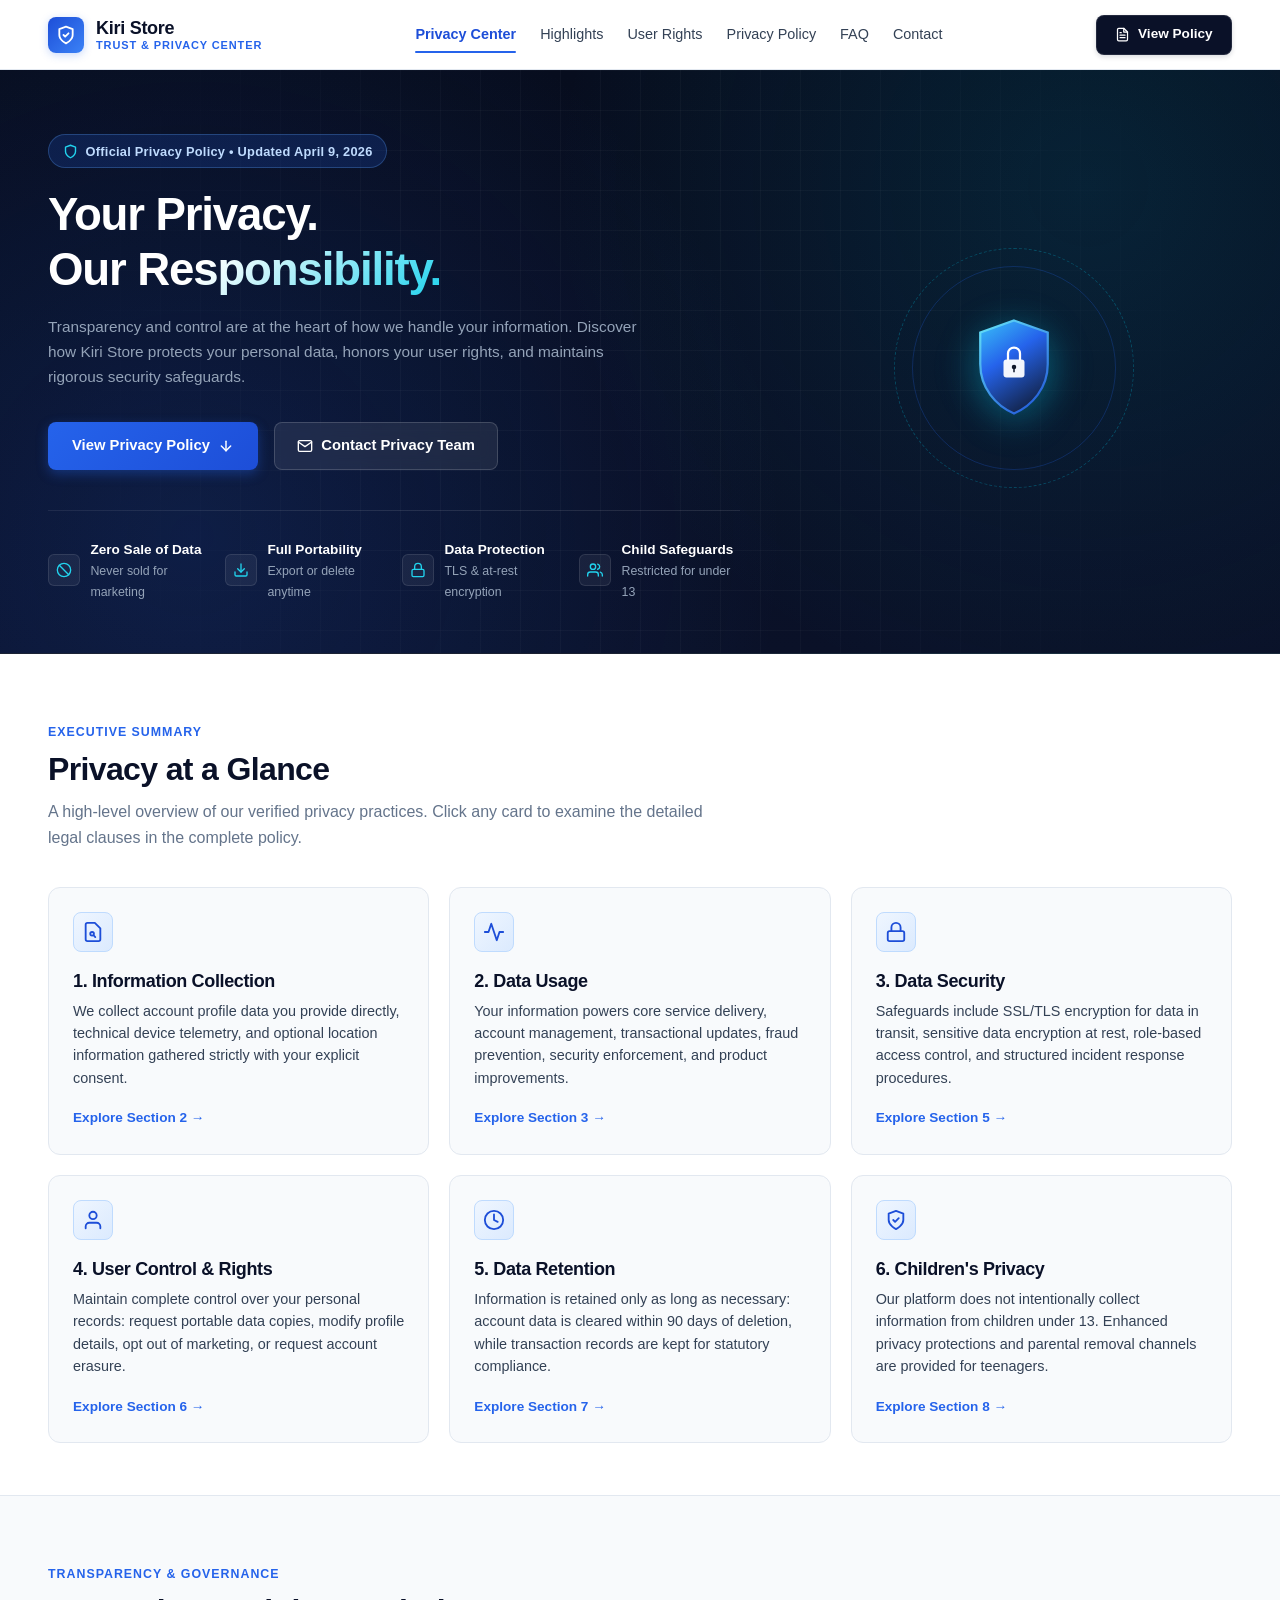
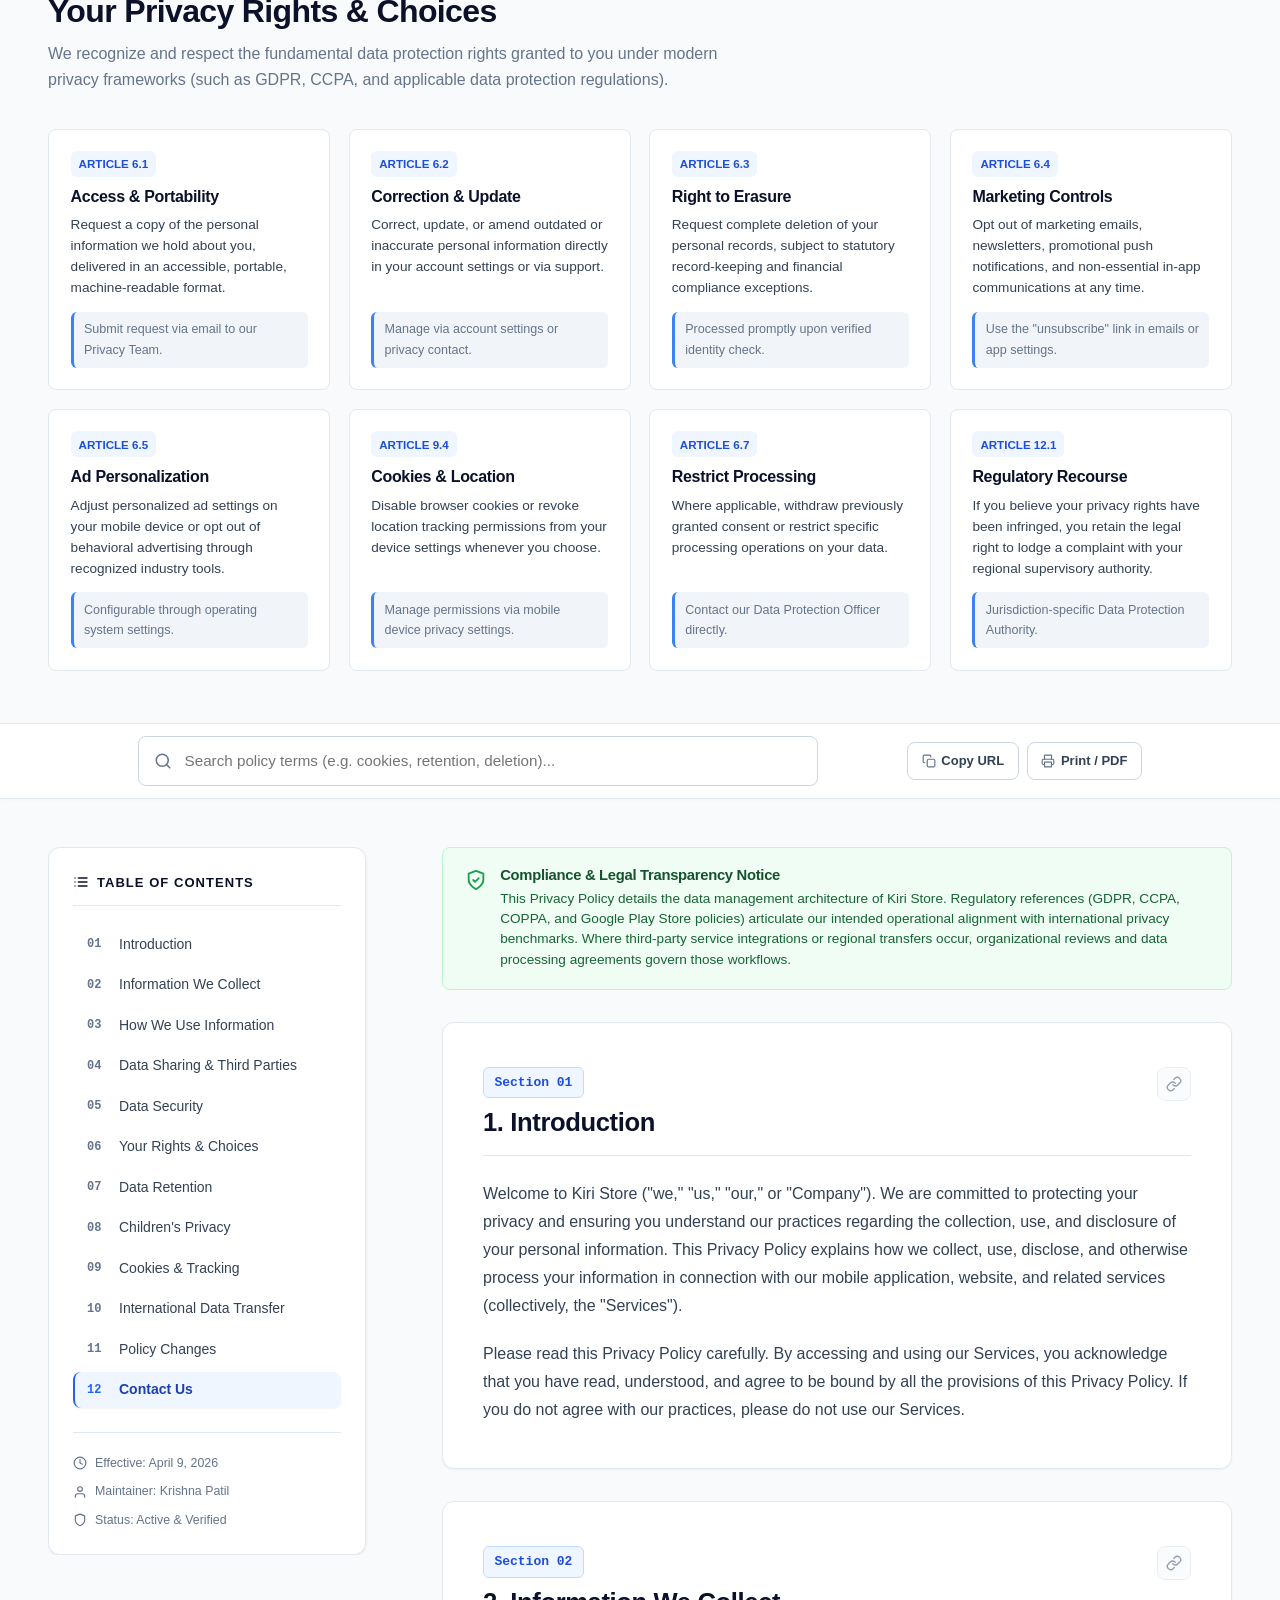
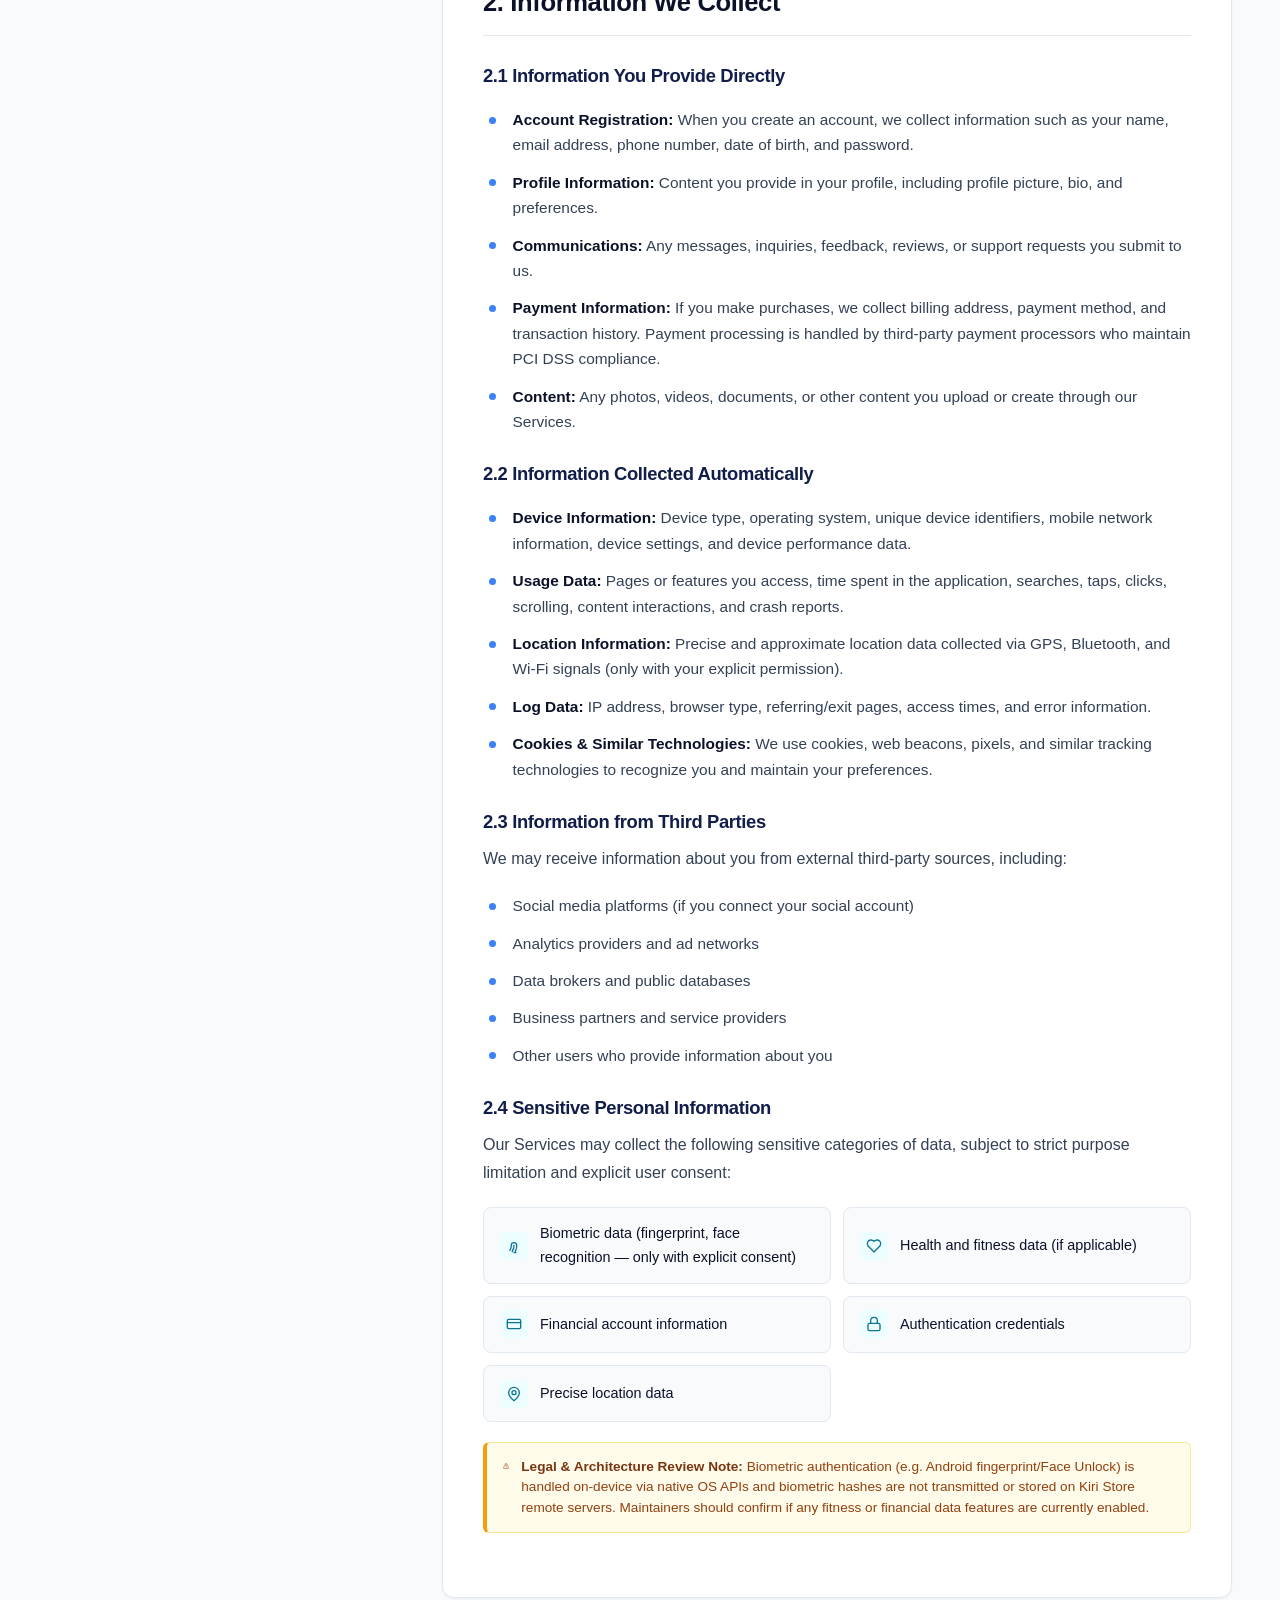
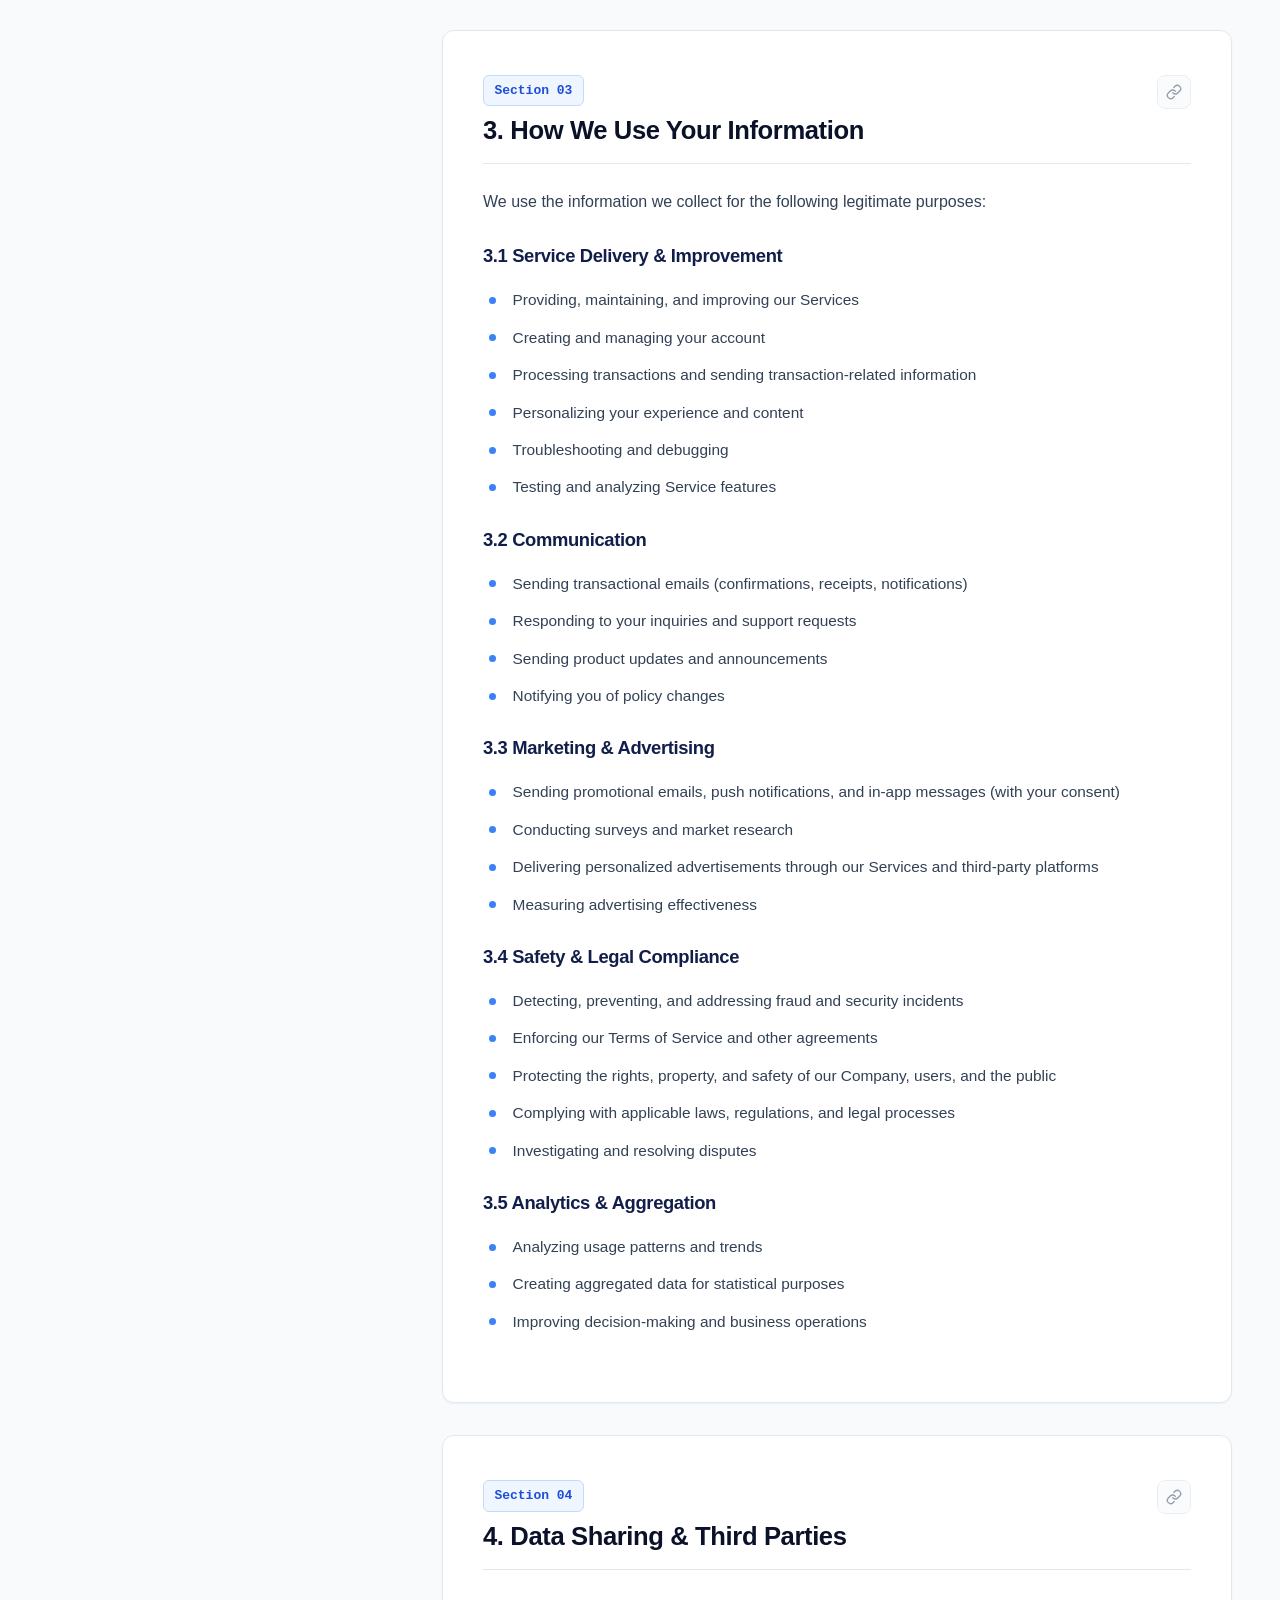
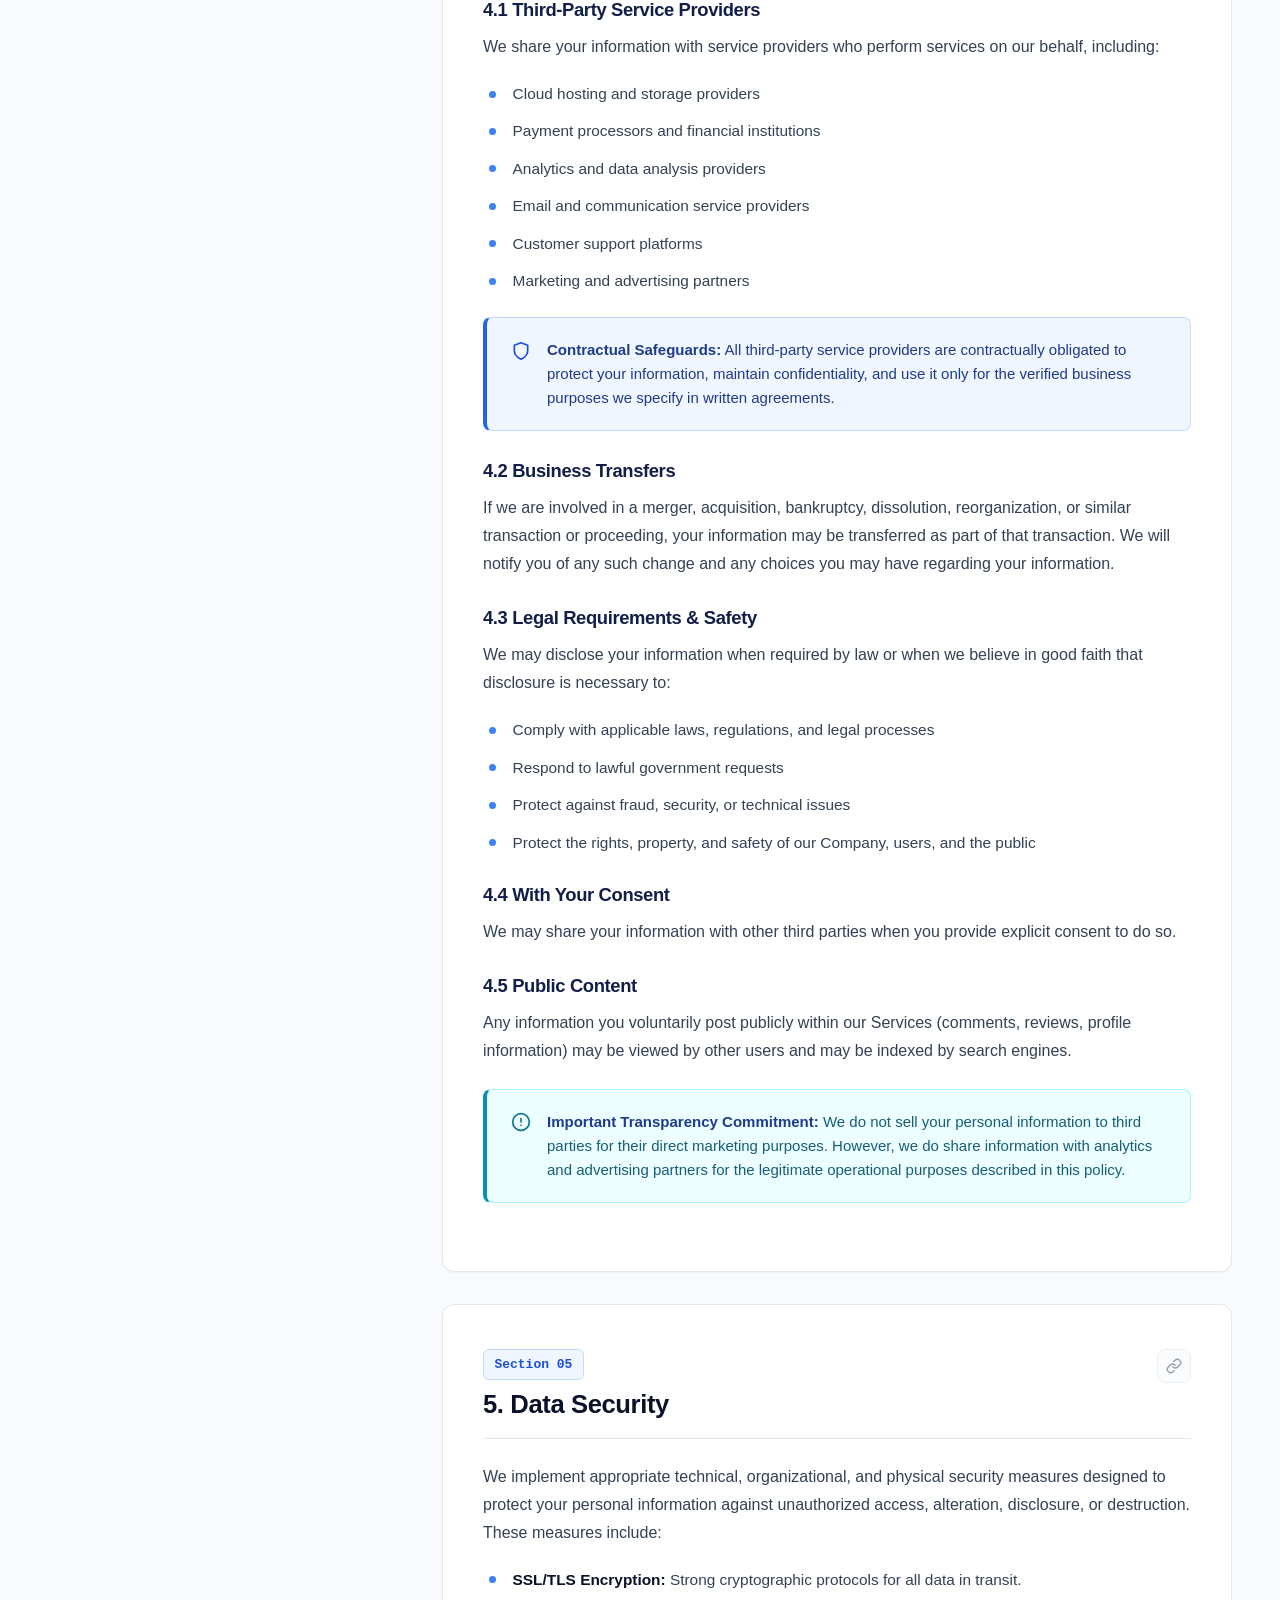
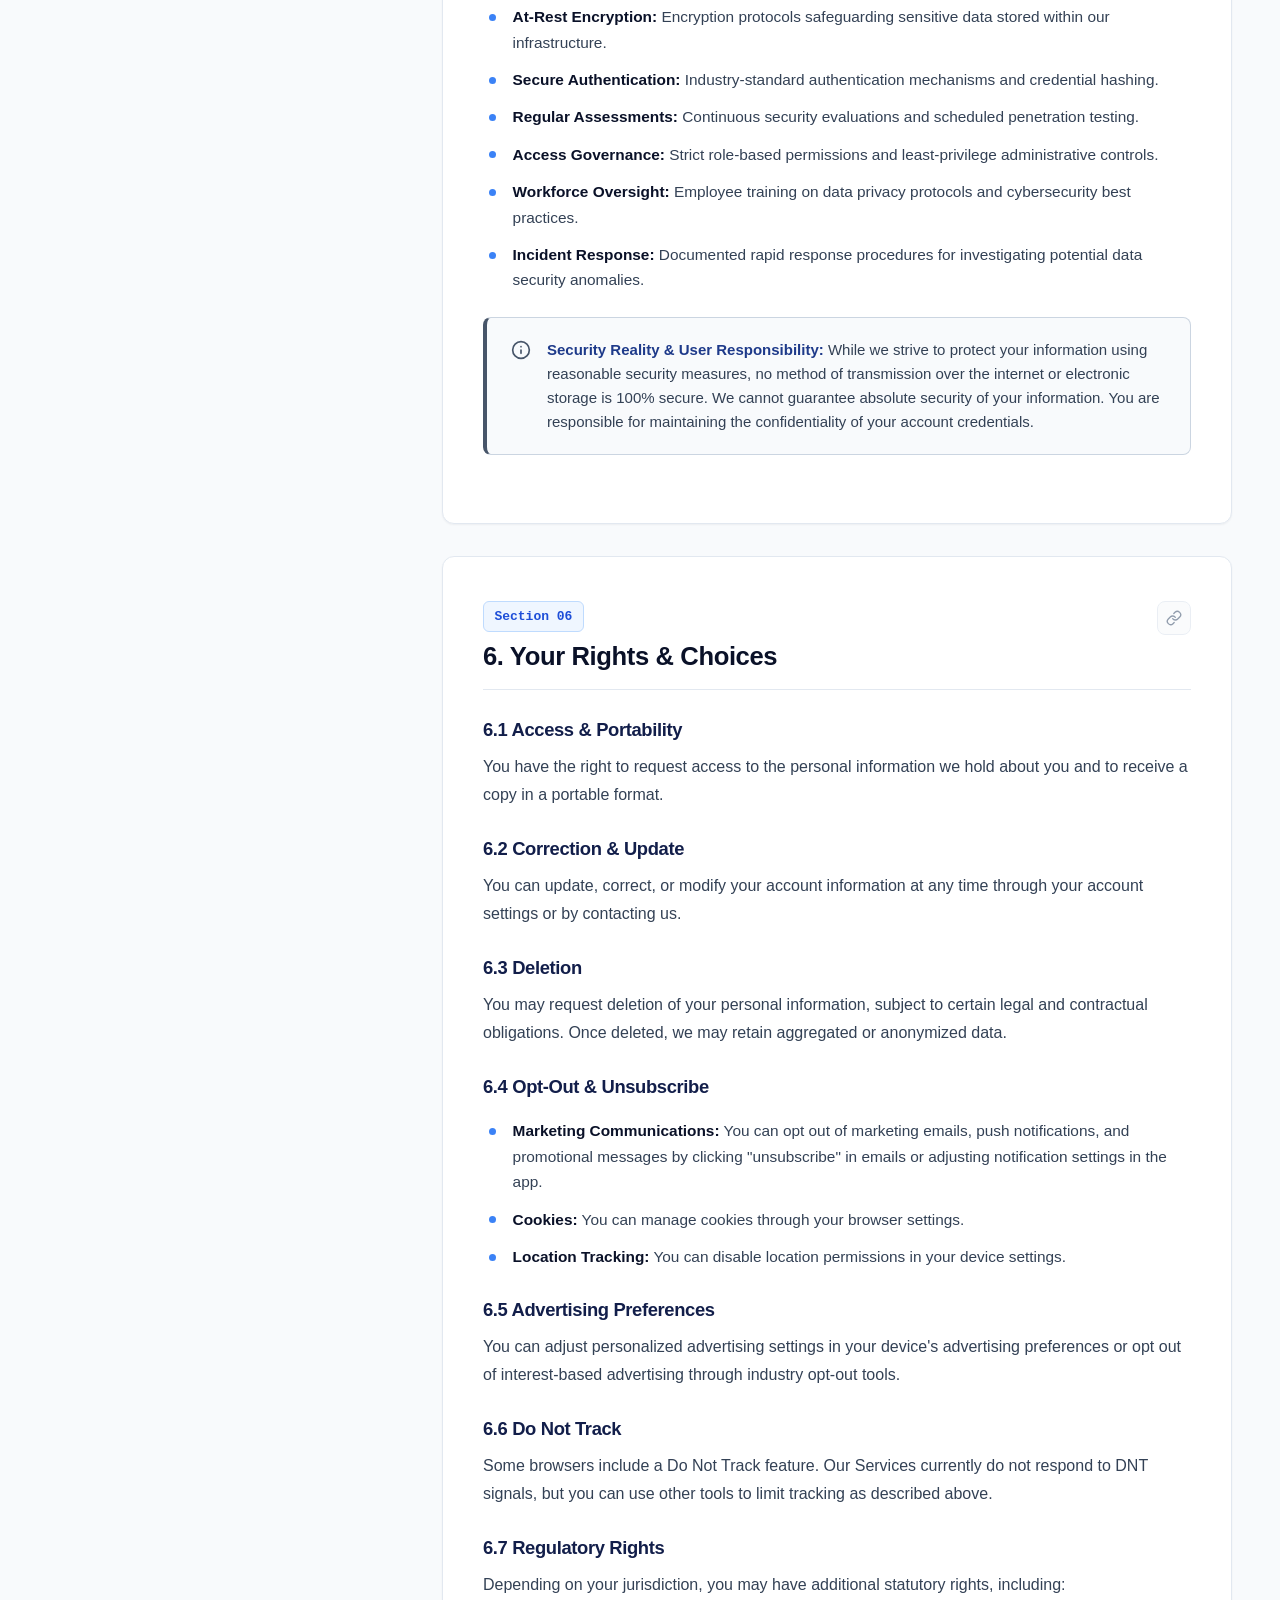
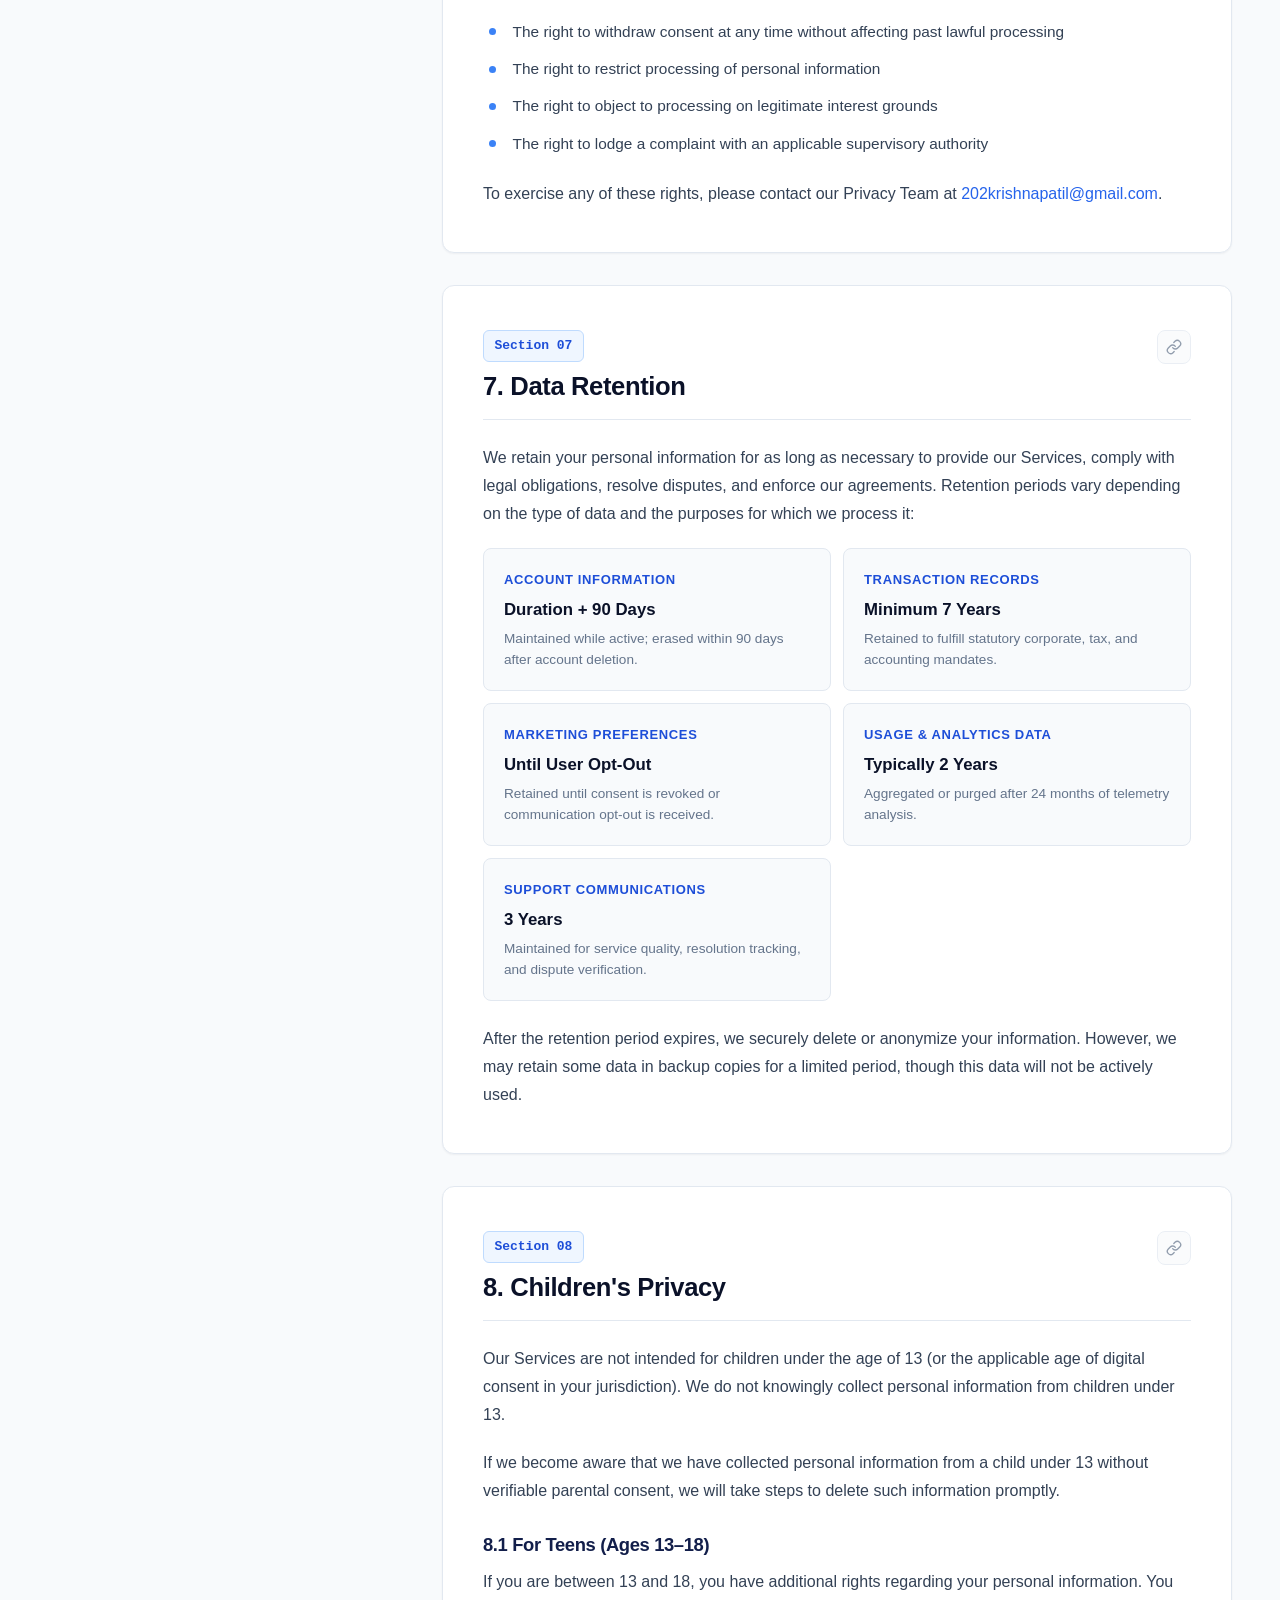
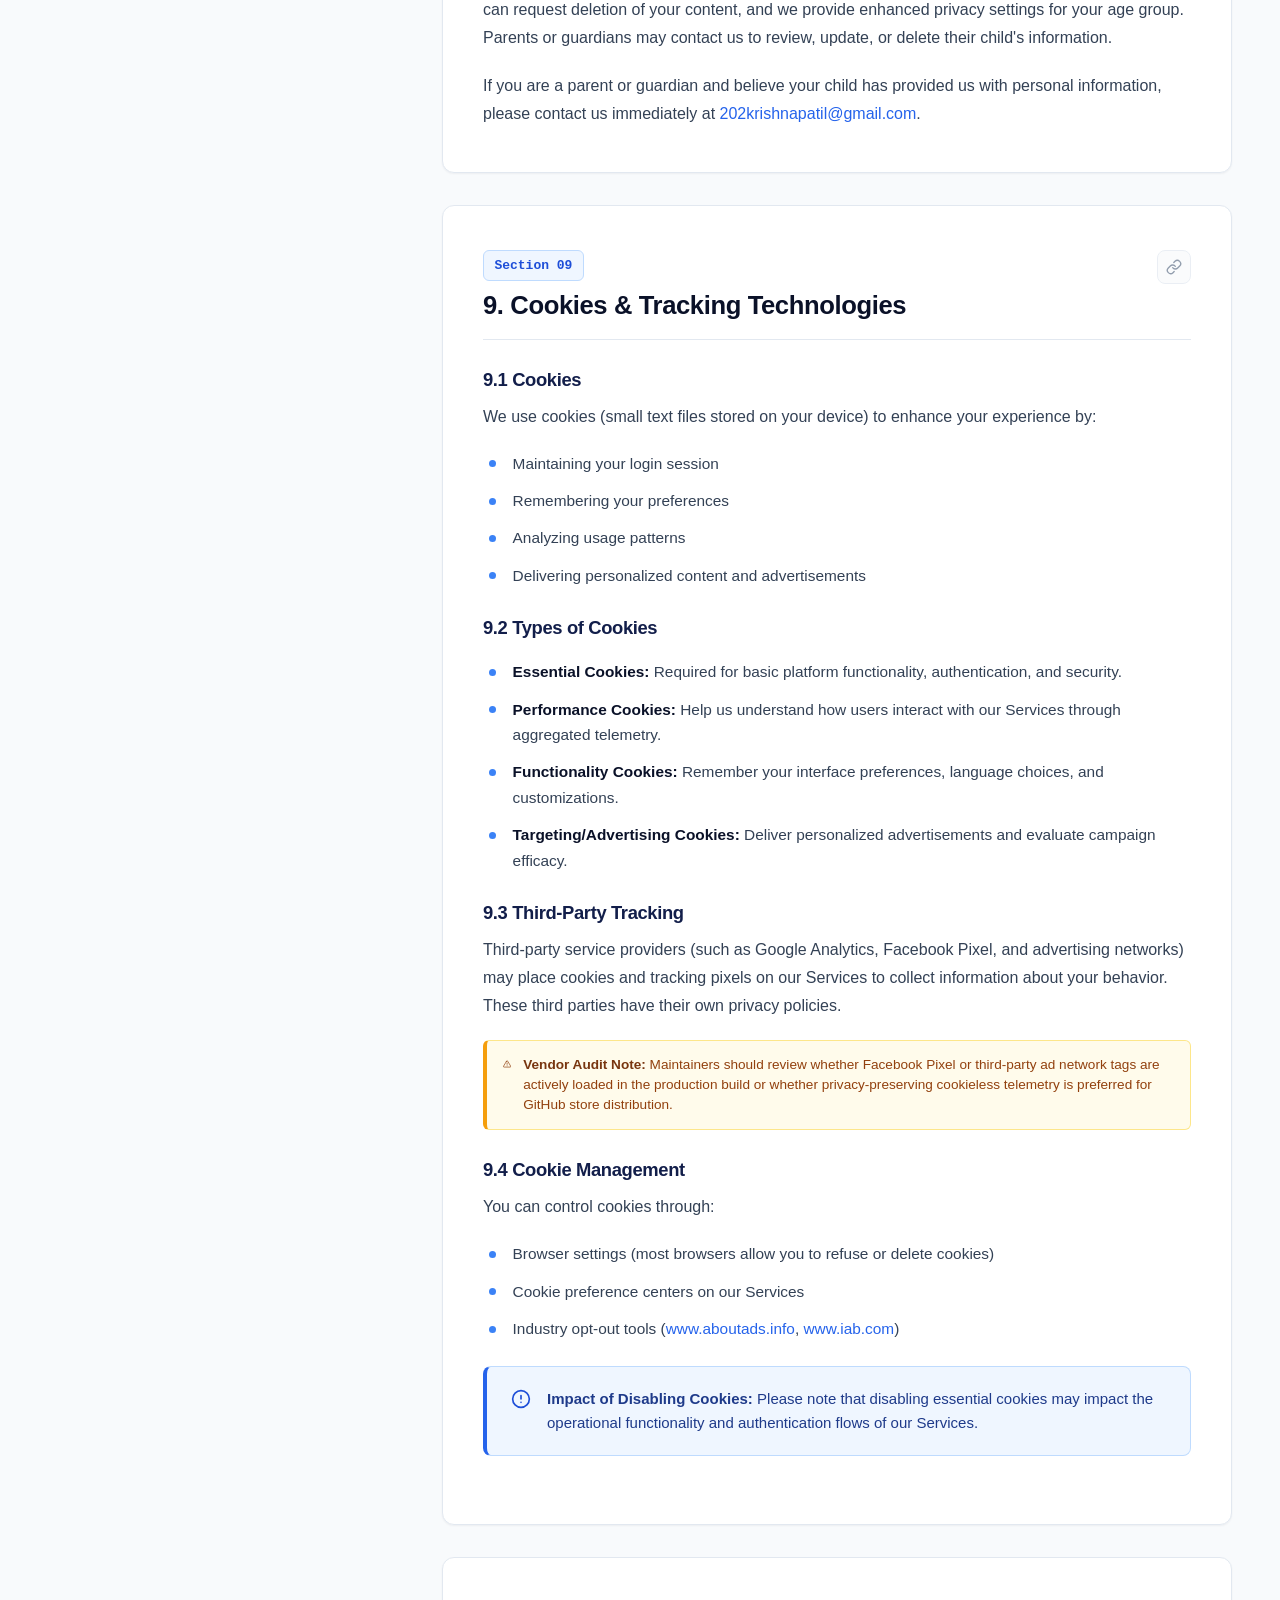
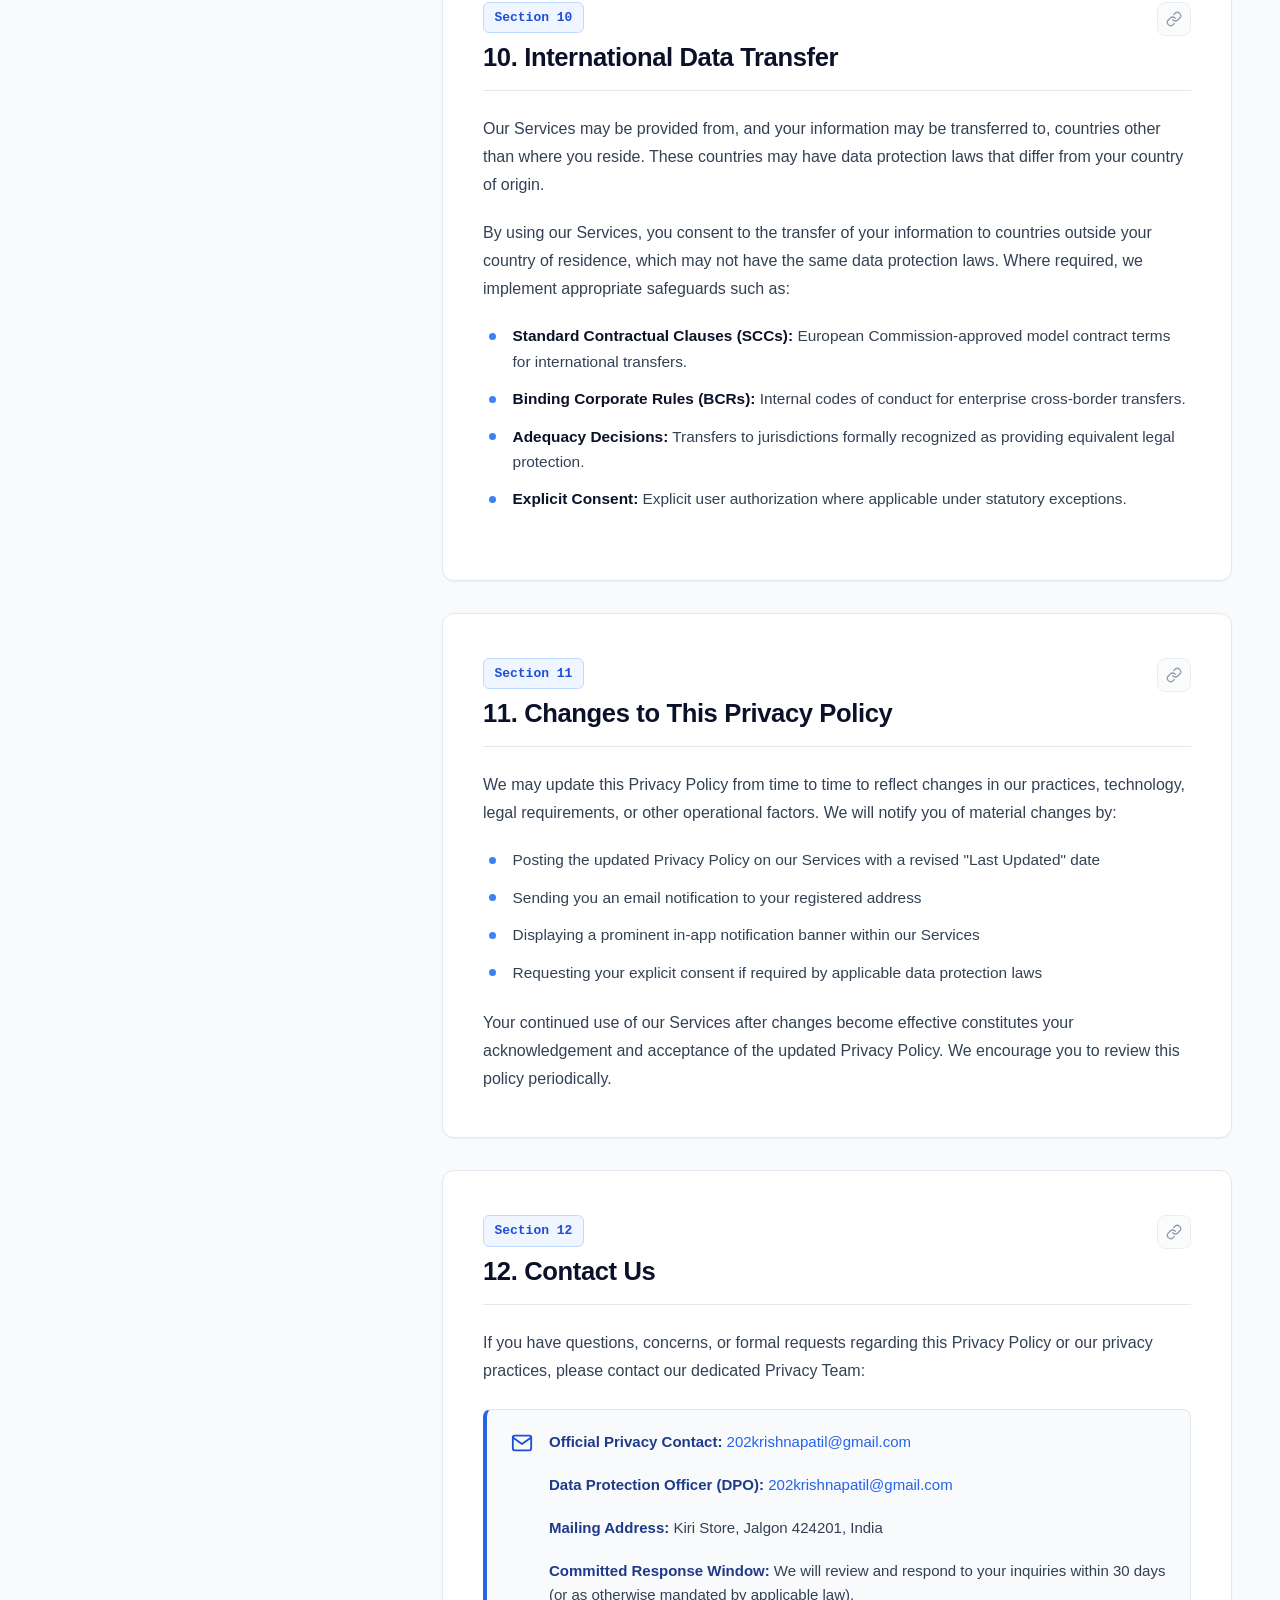
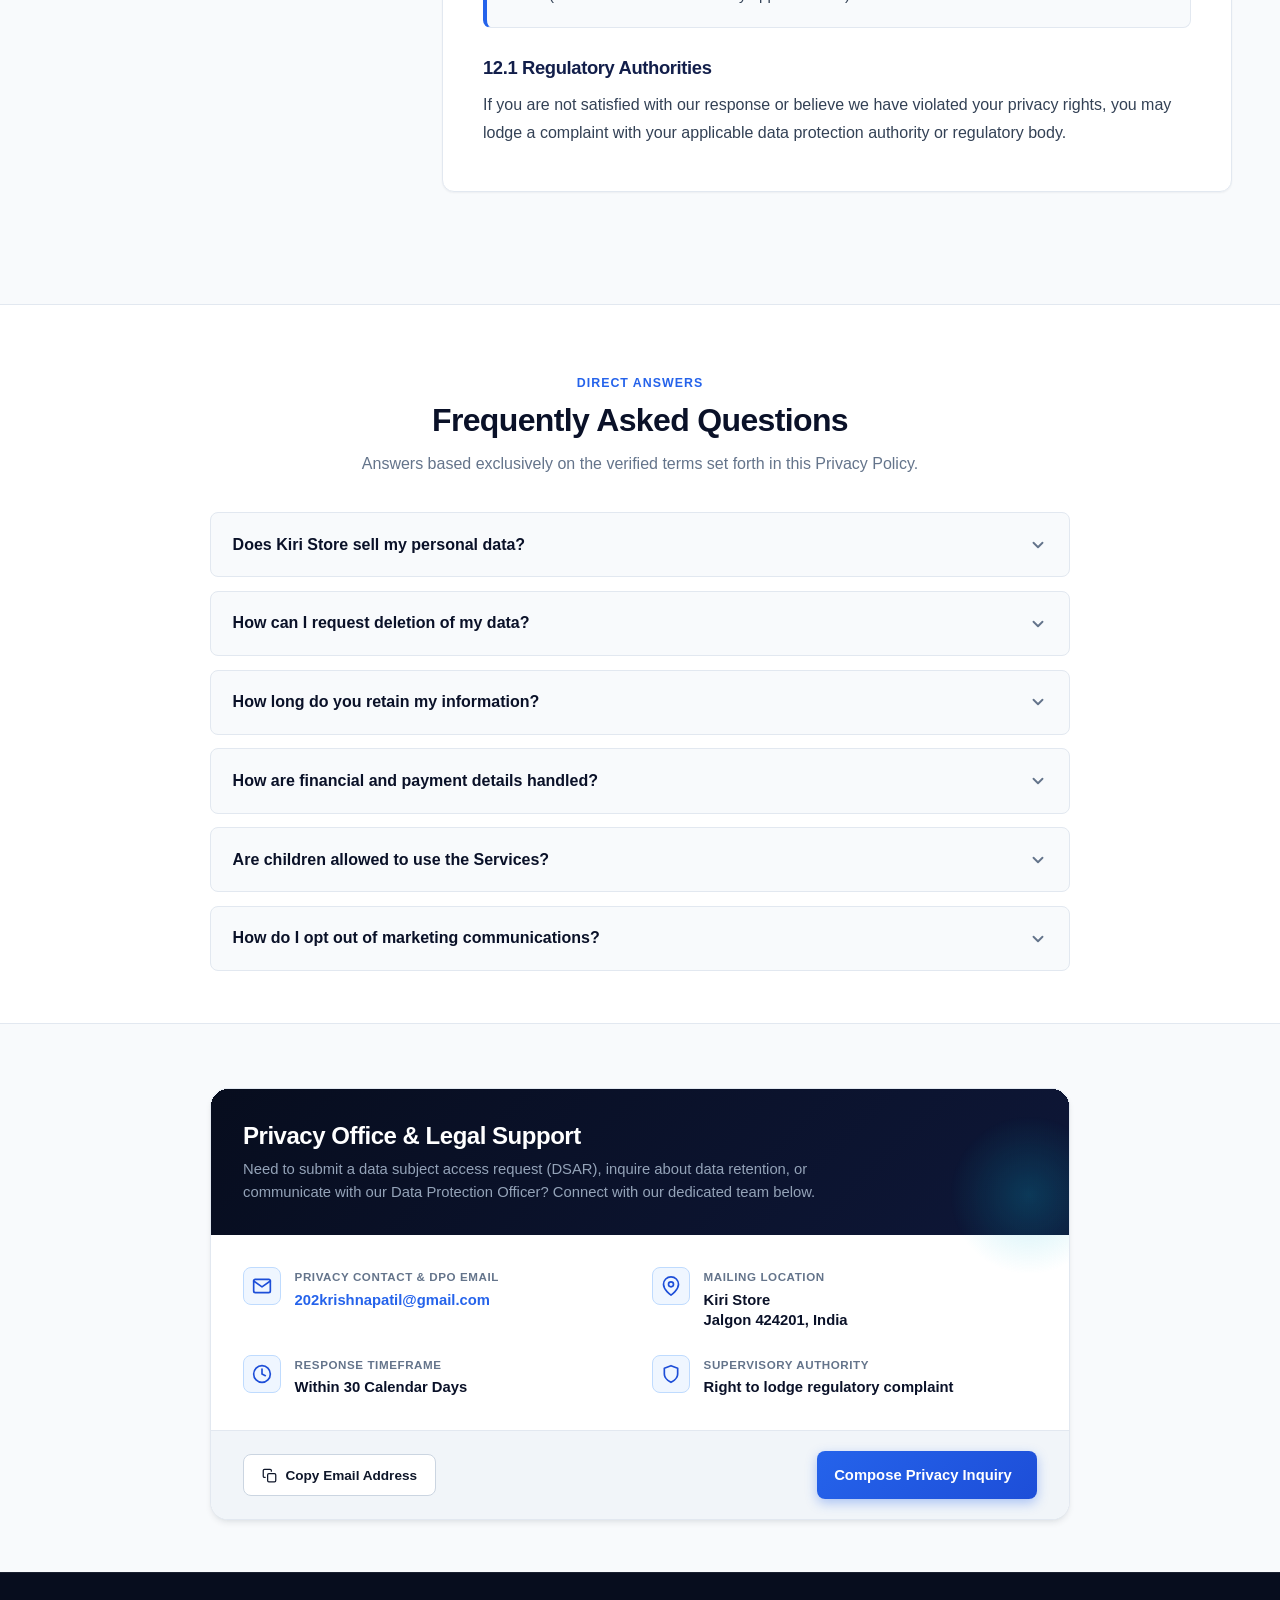
<file: index.html>
<!DOCTYPE html>
<html lang="en">
<head>
  <meta charset="UTF-8">
  <meta name="viewport" content="width=device-width, initial-scale=1.0">
  <title>Privacy &amp; Trust Center | Kiri Store</title>
  
  <!-- SEO & Social Meta -->
  <meta name="description" content="Official Privacy Policy and Trust Center for Kiri Store. Learn how we collect, handle, protect, and retain your data with total transparency, security, and user control.">
  <meta name="author" content="Krishna Patil">
  <meta name="robots" content="index, follow">
  
  <!-- Open Graph -->
  <meta property="og:type" content="website">
  <meta property="og:title" content="Privacy &amp; Trust Center | Kiri Store">
  <meta property="og:description" content="Official Privacy Policy and Trust Center for Kiri Store. Learn how we collect, handle, protect, and retain your data with total transparency and user control.">
  <meta property="og:site_name" content="Kiri Store">
  
  <!-- Twitter Card -->
  <meta name="twitter:card" content="summary_large_image">
  <meta name="twitter:title" content="Privacy &amp; Trust Center | Kiri Store">
  <meta name="twitter:description" content="Official Privacy Policy and Trust Center for Kiri Store. Learn how we protect your personal information and uphold your privacy rights.">

  <!-- Favicon SVG -->
  <link rel="icon" type="image/svg+xml" href="data:image/svg+xml,<svg xmlns='http://www.w3.org/2000/svg' viewBox='0 0 24 24' fill='%232563eb'><path d='M12 1L3 5v6c0 5.55 3.84 10.74 9 12 5.16-1.26 9-6.45 9-12V5l-9-4z'/></svg>">

  <!-- Core Stylesheets -->
  <link rel="stylesheet" href="assets/css/variables.css">
  <link rel="stylesheet" href="assets/css/base.css">
  <link rel="stylesheet" href="assets/css/components.css">
  <link rel="stylesheet" href="assets/css/sidebar-content.css">
  <link rel="stylesheet" href="assets/css/print.css">

  <!-- Structured Data JSON-LD -->
  <script type="application/ld+json">
  {
    "@context": "https://schema.org",
    "@type": "WebPage",
    "name": "Kiri Store Privacy & Trust Center",
    "description": "Official Privacy Policy and Data Protection Information for Kiri Store.",
    "datePublished": "2026-04-09",
    "dateModified": "2026-04-09",
    "publisher": {
      "@type": "Organization",
      "name": "Kiri Store",
      "address": {
        "@type": "PostalAddress",
        "addressLocality": "Jalgon",
        "postalCode": "424201",
        "addressCountry": "India"
      },
      "contactPoint": {
        "@type": "ContactPoint",
        "contactType": "Privacy Support & DPO",
        "email": "202krishnapatil@gmail.com"
      }
    }
  }
  </script>
</head>
<body id="top">

  <!-- Accessibility Skip Link -->
  <a href="#policy-content" class="skip-link">Skip to Privacy Documentation</a>

  <!-- ========================================================================
       PHASE 4: STICKY NAVIGATION BAR
       ======================================================================== -->
  <header class="site-header" role="banner">
    <div class="container nav-container">
      <a href="#top" class="brand" aria-label="Kiri Store Privacy Center Home">
        <div class="brand-icon">
          <svg width="20" height="20" viewBox="0 0 24 24" fill="none" stroke="currentColor" stroke-width="2.2" stroke-linecap="round" stroke-linejoin="round" aria-hidden="true">
            <path d="M12 22s8-4 8-10V5l-8-3-8 3v7c0 6 8 10 8 10z"/>
            <path d="m9 12 2 2 4-4"/>
          </svg>
        </div>
        <div class="brand-text">
          <span class="brand-title">Kiri Store</span>
          <span class="brand-subtitle">Trust &amp; Privacy Center</span>
        </div>
      </a>

      <!-- Desktop Navigation Links -->
      <nav class="nav-links" aria-label="Primary Site Navigation">
        <a href="#top" class="nav-link active">Privacy Center</a>
        <a href="#highlights" class="nav-link">Highlights</a>
        <a href="#user-rights-overview" class="nav-link">User Rights</a>
        <a href="#policy-content" class="nav-link">Privacy Policy</a>
        <a href="#faq" class="nav-link">FAQ</a>
        <a href="#contact" class="nav-link">Contact</a>
      </nav>

      <!-- Desktop Nav Actions -->
      <div class="nav-actions">
        <a href="#policy-content" class="nav-cta-btn">
          <svg width="15" height="15" viewBox="0 0 24 24" fill="none" stroke="currentColor" stroke-width="2" stroke-linecap="round" stroke-linejoin="round" aria-hidden="true">
            <path d="M14 2H6a2 2 0 0 0-2 2v16a2 2 0 0 0 2 2h12a2 2 0 0 0 2-2V8z"/>
            <polyline points="14 2 14 8 20 8"/>
            <line x1="16" y1="13" x2="8" y2="13"/>
            <line x1="16" y1="17" x2="8" y2="17"/>
            <polyline points="10 9 9 9 8 9"/>
          </svg>
          <span>View Policy</span>
        </a>

        <!-- Mobile Hamburger Toggle -->
        <button type="button" class="menu-toggle-btn" id="menu-toggle-btn" aria-label="Open Navigation Menu" aria-expanded="false" aria-controls="mobile-nav-drawer">
          <svg width="20" height="20" viewBox="0 0 24 24" fill="none" stroke="currentColor" stroke-width="2" stroke-linecap="round" stroke-linejoin="round" aria-hidden="true">
            <line x1="3" y1="12" x2="21" y2="12"/>
            <line x1="3" y1="6" x2="21" y2="6"/>
            <line x1="3" y1="18" x2="21" y2="18"/>
          </svg>
        </button>
      </div>
    </div>

    <!-- Live Reading Progress Bar -->
    <div class="reading-progress-track" aria-hidden="true">
      <div class="reading-progress-bar" id="reading-progress-bar"></div>
    </div>
  </header>

  <!-- Mobile Navigation Drawer -->
  <div class="mobile-nav-backdrop" id="mobile-nav-backdrop" aria-hidden="true">
    <div class="mobile-nav-drawer" id="mobile-nav-drawer" role="dialog" aria-modal="true" aria-label="Mobile Navigation">
      <div class="mobile-drawer-header">
        <div class="brand">
          <div class="brand-icon">
            <svg width="18" height="18" viewBox="0 0 24 24" fill="none" stroke="currentColor" stroke-width="2.2" stroke-linecap="round" stroke-linejoin="round" aria-hidden="true">
              <path d="M12 22s8-4 8-10V5l-8-3-8 3v7c0 6 8 10 8 10z"/>
            </svg>
          </div>
          <span class="brand-title">Kiri Store</span>
        </div>
        <button type="button" class="menu-toggle-btn" id="menu-close-btn" aria-label="Close Navigation Menu">
          <svg width="20" height="20" viewBox="0 0 24 24" fill="none" stroke="currentColor" stroke-width="2" stroke-linecap="round" stroke-linejoin="round" aria-hidden="true">
            <line x1="18" y1="6" x2="6" y2="18"/>
            <line x1="6" y1="6" x2="18" y2="18"/>
          </svg>
        </button>
      </div>

      <ul class="mobile-nav-list">
        <li class="mobile-nav-item"><a href="#top" class="mobile-nav-link">Privacy Center Home</a></li>
        <li class="mobile-nav-item"><a href="#highlights" class="mobile-nav-link">Privacy Highlights</a></li>
        <li class="mobile-nav-item"><a href="#user-rights-overview" class="mobile-nav-link">User Privacy Rights</a></li>
        <li class="mobile-nav-item"><a href="#policy-content" class="mobile-nav-link">Full Privacy Policy</a></li>
        <li class="mobile-nav-item"><a href="#faq" class="mobile-nav-link">Frequently Asked Questions</a></li>
        <li class="mobile-nav-item"><a href="#contact" class="mobile-nav-link">Contact Privacy Team</a></li>
      </ul>

      <div class="mobile-drawer-footer">
        <a href="#policy-content" class="btn-primary" style="width: 100%; justify-content: center;">Read Policy</a>
      </div>
    </div>
  </div>


  <!-- ========================================================================
       PHASE 3: CINEMATIC HERO SECTION
       ======================================================================== -->
  <section class="hero-section" aria-labelledby="hero-main-heading">
    <div class="hero-grid-bg" aria-hidden="true"></div>
    <div class="container">
      <div class="hero-layout">
        <!-- Hero Text -->
        <div class="hero-content">
          <div class="hero-badge-wrap">
            <svg width="15" height="15" viewBox="0 0 24 24" fill="none" stroke="currentColor" stroke-width="2.2" stroke-linecap="round" stroke-linejoin="round" aria-hidden="true">
              <path d="M12 22s8-4 8-10V5l-8-3-8 3v7c0 6 8 10 8 10z"/>
            </svg>
            <span class="hero-badge-text">Official Privacy Policy &bull; Updated April 9, 2026</span>
          </div>

          <h1 id="hero-main-heading" class="hero-title">
            Your Privacy. <br>
            <span class="hero-title-highlight">Our Responsibility.</span>
          </h1>

          <p class="hero-subtitle">
            Transparency and control are at the heart of how we handle your information. Discover how Kiri Store protects your personal data, honors your user rights, and maintains rigorous security safeguards.
          </p>

          <div class="hero-cta-group">
            <a href="#policy-content" class="btn-primary">
              <span>View Privacy Policy</span>
              <svg width="16" height="16" viewBox="0 0 24 24" fill="none" stroke="currentColor" stroke-width="2.2" stroke-linecap="round" stroke-linejoin="round" aria-hidden="true">
                <line x1="12" y1="5" x2="12" y2="19"/>
                <polyline points="19 12 12 19 5 12"/>
              </svg>
            </a>
            <a href="#contact" class="btn-secondary">
              <svg width="16" height="16" viewBox="0 0 24 24" fill="none" stroke="currentColor" stroke-width="2" stroke-linecap="round" stroke-linejoin="round" aria-hidden="true">
                <path d="M4 4h16c1.1 0 2 .9 2 2v12c0 1.1-.9 2-2 2H4c-1.1 0-2-.9-2-2V6c0-1.1.9-2 2-2z"/>
                <polyline points="22,6 12,13 2,6"/>
              </svg>
              <span>Contact Privacy Team</span>
            </a>
          </div>

          <!-- Hero Trust Pillars -->
          <div class="hero-trust-strip">
            <div class="trust-item">
              <div class="trust-icon-box">
                <svg width="16" height="16" viewBox="0 0 24 24" fill="none" stroke="currentColor" stroke-width="2" stroke-linecap="round" stroke-linejoin="round" aria-hidden="true">
                  <circle cx="12" cy="12" r="10"/>
                  <line x1="4.93" y1="4.93" x2="19.07" y2="19.07"/>
                </svg>
              </div>
              <div class="trust-text">
                <strong>Zero Sale of Data</strong>
                <span>Never sold for marketing</span>
              </div>
            </div>

            <div class="trust-item">
              <div class="trust-icon-box">
                <svg width="16" height="16" viewBox="0 0 24 24" fill="none" stroke="currentColor" stroke-width="2" stroke-linecap="round" stroke-linejoin="round" aria-hidden="true">
                  <path d="M21 15v4a2 2 0 0 1-2 2H5a2 2 0 0 1-2-2v-4"/>
                  <polyline points="7 10 12 15 17 10"/>
                  <line x1="12" y1="15" x2="12" y2="3"/>
                </svg>
              </div>
              <div class="trust-text">
                <strong>Full Portability</strong>
                <span>Export or delete anytime</span>
              </div>
            </div>

            <div class="trust-item">
              <div class="trust-icon-box">
                <svg width="16" height="16" viewBox="0 0 24 24" fill="none" stroke="currentColor" stroke-width="2" stroke-linecap="round" stroke-linejoin="round" aria-hidden="true">
                  <rect x="3" y="11" width="18" height="11" rx="2" ry="2"/>
                  <path d="M7 11V7a5 5 0 0 1 10 0v4"/>
                </svg>
              </div>
              <div class="trust-text">
                <strong>Data Protection</strong>
                <span>TLS &amp; at-rest encryption</span>
              </div>
            </div>

            <div class="trust-item">
              <div class="trust-icon-box">
                <svg width="16" height="16" viewBox="0 0 24 24" fill="none" stroke="currentColor" stroke-width="2" stroke-linecap="round" stroke-linejoin="round" aria-hidden="true">
                  <path d="M17 21v-2a4 4 0 0 0-4-4H5a4 4 0 0 0-4 4v2"/>
                  <circle cx="9" cy="7" r="4"/>
                  <path d="M23 21v-2a4 4 0 0 0-3-3.87"/>
                  <path d="M16 3.13a4 4 0 0 1 0 7.75"/>
                </svg>
              </div>
              <div class="trust-text">
                <strong>Child Safeguards</strong>
                <span>Restricted for under 13</span>
              </div>
            </div>
          </div>
        </div>

        <!-- Hero Shield Illustration -->
        <div class="hero-visual-card" aria-hidden="true">
          <div class="shield-container">
            <div class="shield-ring-outer"></div>
            <div class="shield-ring-middle"></div>
            <div class="shield-glow-orb"></div>
            
            <div class="shield-svg-box">
              <svg viewBox="0 0 120 140" fill="none" xmlns="http://www.w3.org/2000/svg">
                <defs>
                  <linearGradient id="shieldGrad" x1="20" y1="10" x2="100" y2="130" gradientUnits="userSpaceOnUse">
                    <stop stop-color="#38bdf8"/>
                    <stop offset="0.4" stop-color="#2563eb"/>
                    <stop offset="1" stop-color="#0f172a"/>
                  </linearGradient>
                  <linearGradient id="shieldBorder" x1="10" y1="10" x2="110" y2="130" gradientUnits="userSpaceOnUse">
                    <stop stop-color="#67e8f9"/>
                    <stop offset="1" stop-color="#1d4ed8"/>
                  </linearGradient>
                </defs>
                <!-- Shield Base -->
                <path d="M60 10L105 26V68C105 100 84 124 60 134C36 124 15 100 15 68V26L60 10Z" fill="url(#shieldGrad)" stroke="url(#shieldBorder)" stroke-width="3"/>
                <!-- Inner Keyhole / Lock -->
                <rect x="46" y="62" width="28" height="24" rx="4" fill="#ffffff" fill-opacity="0.95"/>
                <circle cx="60" cy="72" r="3" fill="#0f172a"/>
                <path d="M59 74V79H61V74H59Z" fill="#0f172a"/>
                <path d="M52 62V54C52 49.58 55.58 46 60 46C64.42 46 68 49.58 68 54V62" stroke="#ffffff" stroke-width="3" stroke-linecap="round"/>
              </svg>
            </div>
          </div>
        </div>
      </div>
    </div>
  </section>


  <!-- ========================================================================
       PHASE 7: PRIVACY HIGHLIGHT CARDS
       ======================================================================== -->
  <section class="highlights-section" id="highlights" aria-labelledby="highlights-heading">
    <div class="container">
      <div class="section-header-block">
        <span class="section-pretitle">Executive Summary</span>
        <h2 id="highlights-heading" class="section-headline">Privacy at a Glance</h2>
        <p class="section-description">
          A high-level overview of our verified privacy practices. Click any card to examine the detailed legal clauses in the complete policy.
        </p>
      </div>

      <div class="highlight-cards-grid">
        <!-- Card 1: Information Collection -->
        <a href="#information-we-collect" class="highlight-card">
          <div class="highlight-card-icon-box">
            <svg width="22" height="22" viewBox="0 0 24 24" fill="none" stroke="currentColor" stroke-width="2" stroke-linecap="round" stroke-linejoin="round" aria-hidden="true">
              <path d="M14 2H6a2 2 0 0 0-2 2v16a2 2 0 0 0 2 2h12a2 2 0 0 0 2-2V8z"/>
              <circle cx="11" cy="14" r="2"/>
              <path d="M14.5 17.5 13 16"/>
            </svg>
          </div>
          <h3 class="highlight-card-title">1. Information Collection</h3>
          <p class="highlight-card-desc">
            We collect account profile data you provide directly, technical device telemetry, and optional location information gathered strictly with your explicit consent.
          </p>
          <span class="highlight-card-link">Explore Section 2 &rarr;</span>
        </a>

        <!-- Card 2: Data Usage -->
        <a href="#how-we-use" class="highlight-card">
          <div class="highlight-card-icon-box">
            <svg width="22" height="22" viewBox="0 0 24 24" fill="none" stroke="currentColor" stroke-width="2" stroke-linecap="round" stroke-linejoin="round" aria-hidden="true">
              <polyline points="22 12 18 12 15 21 9 3 6 12 2 12"/>
            </svg>
          </div>
          <h3 class="highlight-card-title">2. Data Usage</h3>
          <p class="highlight-card-desc">
            Your information powers core service delivery, account management, transactional updates, fraud prevention, security enforcement, and product improvements.
          </p>
          <span class="highlight-card-link">Explore Section 3 &rarr;</span>
        </a>

        <!-- Card 3: Data Protection -->
        <a href="#data-security" class="highlight-card">
          <div class="highlight-card-icon-box">
            <svg width="22" height="22" viewBox="0 0 24 24" fill="none" stroke="currentColor" stroke-width="2" stroke-linecap="round" stroke-linejoin="round" aria-hidden="true">
              <rect x="3" y="11" width="18" height="11" rx="2" ry="2"/>
              <path d="M7 11V7a5 5 0 0 1 10 0v4"/>
            </svg>
          </div>
          <h3 class="highlight-card-title">3. Data Security</h3>
          <p class="highlight-card-desc">
            Safeguards include SSL/TLS encryption for data in transit, sensitive data encryption at rest, role-based access control, and structured incident response procedures.
          </p>
          <span class="highlight-card-link">Explore Section 5 &rarr;</span>
        </a>

        <!-- Card 4: User Control -->
        <a href="#user-rights" class="highlight-card">
          <div class="highlight-card-icon-box">
            <svg width="22" height="22" viewBox="0 0 24 24" fill="none" stroke="currentColor" stroke-width="2" stroke-linecap="round" stroke-linejoin="round" aria-hidden="true">
              <path d="M20 21v-2a4 4 0 0 0-4-4H8a4 4 0 0 0-4 4v2"/>
              <circle cx="12" cy="7" r="4"/>
            </svg>
          </div>
          <h3 class="highlight-card-title">4. User Control &amp; Rights</h3>
          <p class="highlight-card-desc">
            Maintain complete control over your personal records: request portable data copies, modify profile details, opt out of marketing, or request account erasure.
          </p>
          <span class="highlight-card-link">Explore Section 6 &rarr;</span>
        </a>

        <!-- Card 5: Data Retention -->
        <a href="#data-retention" class="highlight-card">
          <div class="highlight-card-icon-box">
            <svg width="22" height="22" viewBox="0 0 24 24" fill="none" stroke="currentColor" stroke-width="2" stroke-linecap="round" stroke-linejoin="round" aria-hidden="true">
              <circle cx="12" cy="12" r="10"/>
              <polyline points="12 6 12 12 16 14"/>
            </svg>
          </div>
          <h3 class="highlight-card-title">5. Data Retention</h3>
          <p class="highlight-card-desc">
            Information is retained only as long as necessary: account data is cleared within 90 days of deletion, while transaction records are kept for statutory compliance.
          </p>
          <span class="highlight-card-link">Explore Section 7 &rarr;</span>
        </a>

        <!-- Card 6: Children's Privacy -->
        <a href="#children-privacy" class="highlight-card">
          <div class="highlight-card-icon-box">
            <svg width="22" height="22" viewBox="0 0 24 24" fill="none" stroke="currentColor" stroke-width="2" stroke-linecap="round" stroke-linejoin="round" aria-hidden="true">
              <path d="M12 22s8-4 8-10V5l-8-3-8 3v7c0 6 8 10 8 10z"/>
              <path d="m9 12 2 2 4-4"/>
            </svg>
          </div>
          <h3 class="highlight-card-title">6. Children's Privacy</h3>
          <p class="highlight-card-desc">
            Our platform does not intentionally collect information from children under 13. Enhanced privacy protections and parental removal channels are provided for teenagers.
          </p>
          <span class="highlight-card-link">Explore Section 8 &rarr;</span>
        </a>
      </div>
    </div>
  </section>


  <!-- ========================================================================
       PHASE 8: USER PRIVACY RIGHTS (PROMINENT SECTION)
       ======================================================================== -->
  <section class="rights-section" id="user-rights-overview" aria-labelledby="rights-main-title">
    <div class="container">
      <div class="section-header-block">
        <span class="section-pretitle">Transparency &amp; Governance</span>
        <h2 id="rights-main-title" class="section-headline">Your Privacy Rights &amp; Choices</h2>
        <p class="section-description">
          We recognize and respect the fundamental data protection rights granted to you under modern privacy frameworks (such as GDPR, CCPA, and applicable data protection regulations).
        </p>
      </div>

      <div class="rights-grid">
        <!-- Right 1: Access & Portability -->
        <div class="right-card">
          <span class="right-badge">Article 6.1</span>
          <h3 class="right-title">Access &amp; Portability</h3>
          <p class="right-description">
            Request a copy of the personal information we hold about you, delivered in an accessible, portable, machine-readable format.
          </p>
          <div class="right-action-note">
            Submit request via email to our Privacy Team.
          </div>
        </div>

        <!-- Right 2: Rectification -->
        <div class="right-card">
          <span class="right-badge">Article 6.2</span>
          <h3 class="right-title">Correction &amp; Update</h3>
          <p class="right-description">
            Correct, update, or amend outdated or inaccurate personal information directly in your account settings or via support.
          </p>
          <div class="right-action-note">
            Manage via account settings or privacy contact.
          </div>
        </div>

        <!-- Right 3: Deletion -->
        <div class="right-card">
          <span class="right-badge">Article 6.3</span>
          <h3 class="right-title">Right to Erasure</h3>
          <p class="right-description">
            Request complete deletion of your personal records, subject to statutory record-keeping and financial compliance exceptions.
          </p>
          <div class="right-action-note">
            Processed promptly upon verified identity check.
          </div>
        </div>

        <!-- Right 4: Marketing Opt-Out -->
        <div class="right-card">
          <span class="right-badge">Article 6.4</span>
          <h3 class="right-title">Marketing Controls</h3>
          <p class="right-description">
            Opt out of marketing emails, newsletters, promotional push notifications, and non-essential in-app communications at any time.
          </p>
          <div class="right-action-note">
            Use the "unsubscribe" link in emails or app settings.
          </div>
        </div>

        <!-- Right 5: Advertising Preferences -->
        <div class="right-card">
          <span class="right-badge">Article 6.5</span>
          <h3 class="right-title">Ad Personalization</h3>
          <p class="right-description">
            Adjust personalized ad settings on your mobile device or opt out of behavioral advertising through recognized industry tools.
          </p>
          <div class="right-action-note">
            Configurable through operating system settings.
          </div>
        </div>

        <!-- Right 6: Tracking & Cookies -->
        <div class="right-card">
          <span class="right-badge">Article 9.4</span>
          <h3 class="right-title">Cookies &amp; Location</h3>
          <p class="right-description">
            Disable browser cookies or revoke location tracking permissions from your device settings whenever you choose.
          </p>
          <div class="right-action-note">
            Manage permissions via mobile device privacy settings.
          </div>
        </div>

        <!-- Right 7: Objection & Restriction -->
        <div class="right-card">
          <span class="right-badge">Article 6.7</span>
          <h3 class="right-title">Restrict Processing</h3>
          <p class="right-description">
            Where applicable, withdraw previously granted consent or restrict specific processing operations on your data.
          </p>
          <div class="right-action-note">
            Contact our Data Protection Officer directly.
          </div>
        </div>

        <!-- Right 8: Regulatory Recourse -->
        <div class="right-card">
          <span class="right-badge">Article 12.1</span>
          <h3 class="right-title">Regulatory Recourse</h3>
          <p class="right-description">
            If you believe your privacy rights have been infringed, you retain the legal right to lodge a complaint with your regional supervisory authority.
          </p>
          <div class="right-action-note">
            Jurisdiction-specific Data Protection Authority.
          </div>
        </div>
      </div>
    </div>
  </section>


  <!-- ========================================================================
       PHASE 10: DOCUMENT INTERACTION TOOLBAR
       ======================================================================== -->
  <div class="document-toolbar-wrap" id="doc-toolbar" role="region" aria-label="Documentation Search and Tools">
    <div class="container document-toolbar">
      <!-- Live Search Box -->
      <div class="search-box-wrap">
        <svg class="search-icon" width="16" height="16" viewBox="0 0 24 24" fill="none" stroke="currentColor" stroke-width="2" stroke-linecap="round" stroke-linejoin="round" aria-hidden="true">
          <circle cx="11" cy="11" r="8"/>
          <line x1="21" y1="21" x2="16.65" y2="16.65"/>
        </svg>
        <input 
          type="search" 
          id="policy-search-input" 
          class="policy-search-input" 
          placeholder="Search policy terms (e.g. cookies, retention, deletion)..." 
          aria-label="Search within privacy policy"
          autocomplete="off"
        >
        <span class="search-meta-pill" id="search-meta-pill" aria-live="polite"></span>
        <button type="button" class="search-clear-btn" id="search-clear-btn" aria-label="Clear search">
          <svg width="12" height="12" viewBox="0 0 24 24" fill="none" stroke="currentColor" stroke-width="2" stroke-linecap="round" stroke-linejoin="round" aria-hidden="true">
            <line x1="18" y1="6" x2="6" y2="18"/>
            <line x1="6" y1="6" x2="18" y2="18"/>
          </svg>
        </button>
      </div>

      <!-- Action Tools -->
      <div class="doc-actions-group">
        <button type="button" class="doc-action-btn" id="search-prev-btn" style="display: none;" aria-label="Previous Match">
          <svg width="14" height="14" viewBox="0 0 24 24" fill="none" stroke="currentColor" stroke-width="2" stroke-linecap="round" stroke-linejoin="round" aria-hidden="true">
            <polyline points="18 15 12 9 6 15"/>
          </svg>
          <span>Prev</span>
        </button>
        <button type="button" class="doc-action-btn" id="search-next-btn" style="display: none;" aria-label="Next Match">
          <svg width="14" height="14" viewBox="0 0 24 24" fill="none" stroke="currentColor" stroke-width="2" stroke-linecap="round" stroke-linejoin="round" aria-hidden="true">
            <polyline points="6 9 12 15 18 9"/>
          </svg>
          <span>Next</span>
        </button>
        <button type="button" class="doc-action-btn" id="copy-policy-url-btn" aria-label="Copy Policy URL to Clipboard">
          <svg width="14" height="14" viewBox="0 0 24 24" fill="none" stroke="currentColor" stroke-width="2" stroke-linecap="round" stroke-linejoin="round" aria-hidden="true">
            <rect x="9" y="9" width="13" height="13" rx="2" ry="2"/>
            <path d="M5 15H4a2 2 0 0 1-2-2V4a2 2 0 0 1 2-2h9a2 2 0 0 1 2 2v1"/>
          </svg>
          <span>Copy URL</span>
        </button>
        <button type="button" class="doc-action-btn" id="print-policy-btn" aria-label="Print or Save Policy as PDF">
          <svg width="14" height="14" viewBox="0 0 24 24" fill="none" stroke="currentColor" stroke-width="2" stroke-linecap="round" stroke-linejoin="round" aria-hidden="true">
            <polyline points="6 9 6 2 18 2 18 9"/>
            <path d="M6 18H4a2 2 0 0 1-2-2v-5a2 2 0 0 1 2-2h16a2 2 0 0 1 2 2v5a2 2 0 0 1-2 2h-2"/>
            <rect x="6" y="14" width="12" height="8"/>
          </svg>
          <span>Print / PDF</span>
        </button>
      </div>
    </div>
  </div>


  <!-- ========================================================================
       PHASE 5: TWO-COLUMN INTERACTIVE DOCUMENTATION EXPERIENCE
       ======================================================================== -->
  <main class="policy-doc-section" id="policy-content">
    <div class="container policy-doc-layout">

      <!-- LEFT COLUMN: STICKY SIDEBAR TABLE OF CONTENTS -->
      <aside class="sidebar-sticky-wrap" aria-label="Table of Contents">
        <div class="sidebar-card">
          <div class="sidebar-heading">
            <svg width="16" height="16" viewBox="0 0 24 24" fill="none" stroke="currentColor" stroke-width="2" stroke-linecap="round" stroke-linejoin="round" aria-hidden="true">
              <line x1="8" y1="6" x2="21" y2="6"/>
              <line x1="8" y1="12" x2="21" y2="12"/>
              <line x1="8" y1="18" x2="21" y2="18"/>
              <line x1="3" y1="6" x2="3.01" y2="6"/>
              <line x1="3" y1="12" x2="3.01" y2="12"/>
              <line x1="3" y1="18" x2="3.01" y2="18"/>
            </svg>
            <span>Table of Contents</span>
          </div>

          <nav class="sidebar-toc-list" aria-label="Privacy Policy Sections">
            <a href="#introduction" class="toc-link active">
              <span class="toc-num">01</span>
              <span>Introduction</span>
            </a>
            <a href="#information-we-collect" class="toc-link">
              <span class="toc-num">02</span>
              <span>Information We Collect</span>
            </a>
            <a href="#how-we-use" class="toc-link">
              <span class="toc-num">03</span>
              <span>How We Use Information</span>
            </a>
            <a href="#data-sharing" class="toc-link">
              <span class="toc-num">04</span>
              <span>Data Sharing &amp; Third Parties</span>
            </a>
            <a href="#data-security" class="toc-link">
              <span class="toc-num">05</span>
              <span>Data Security</span>
            </a>
            <a href="#user-rights" class="toc-link">
              <span class="toc-num">06</span>
              <span>Your Rights &amp; Choices</span>
            </a>
            <a href="#data-retention" class="toc-link">
              <span class="toc-num">07</span>
              <span>Data Retention</span>
            </a>
            <a href="#children-privacy" class="toc-link">
              <span class="toc-num">08</span>
              <span>Children's Privacy</span>
            </a>
            <a href="#cookies" class="toc-link">
              <span class="toc-num">09</span>
              <span>Cookies &amp; Tracking</span>
            </a>
            <a href="#international-transfer" class="toc-link">
              <span class="toc-num">10</span>
              <span>International Data Transfer</span>
            </a>
            <a href="#policy-changes" class="toc-link">
              <span class="toc-num">11</span>
              <span>Policy Changes</span>
            </a>
            <a href="#contact" class="toc-link">
              <span class="toc-num">12</span>
              <span>Contact Us</span>
            </a>
          </nav>

          <!-- Sidebar Metadata -->
          <div class="sidebar-meta-box">
            <div class="sidebar-meta-item">
              <svg width="14" height="14" viewBox="0 0 24 24" fill="none" stroke="currentColor" stroke-width="2" stroke-linecap="round" stroke-linejoin="round" aria-hidden="true">
                <circle cx="12" cy="12" r="10"/>
                <polyline points="12 6 12 12 16 14"/>
              </svg>
              <span>Effective: April 9, 2026</span>
            </div>
            <div class="sidebar-meta-item">
              <svg width="14" height="14" viewBox="0 0 24 24" fill="none" stroke="currentColor" stroke-width="2" stroke-linecap="round" stroke-linejoin="round" aria-hidden="true">
                <path d="M20 21v-2a4 4 0 0 0-4-4H8a4 4 0 0 0-4 4v2"/>
                <circle cx="12" cy="7" r="4"/>
              </svg>
              <span>Maintainer: Krishna Patil</span>
            </div>
            <div class="sidebar-meta-item">
              <svg width="14" height="14" viewBox="0 0 24 24" fill="none" stroke="currentColor" stroke-width="2" stroke-linecap="round" stroke-linejoin="round" aria-hidden="true">
                <path d="M12 22s8-4 8-10V5l-8-3-8 3v7c0 6 8 10 8 10z"/>
              </svg>
              <span>Status: Active &amp; Verified</span>
            </div>
          </div>
        </div>
      </aside>

      <!-- RIGHT COLUMN: FULL POLICY CONTENT -->
      <article class="policy-content-article">

        <!-- Mobile TOC Jump Bar (Shown only on small screens) -->
        <div class="mobile-toc-bar">
          <button type="button" class="mobile-toc-toggle-btn" id="mobile-toc-toggle-btn" aria-haspopup="dialog" aria-expanded="false">
            <svg width="18" height="18" viewBox="0 0 24 24" fill="none" stroke="currentColor" stroke-width="2" stroke-linecap="round" stroke-linejoin="round" aria-hidden="true">
              <line x1="8" y1="6" x2="21" y2="6"/>
              <line x1="8" y1="12" x2="21" y2="12"/>
              <line x1="8" y1="18" x2="21" y2="18"/>
              <line x1="3" y1="6" x2="3.01" y2="6"/>
              <line x1="3" y1="12" x2="3.01" y2="12"/>
              <line x1="3" y1="18" x2="3.01" y2="18"/>
            </svg>
            <span>Jump to Section</span>
          </button>
          <span class="mobile-toc-active-label" id="mobile-toc-current-label">1. Introduction</span>
        </div>

        <!-- Print-Only Header -->
        <div class="print-only-header" style="display: none;">
          <h1>Kiri Store &mdash; Official Privacy Policy</h1>
          <p>Effective Date: April 9, 2026 | Document ID: KS-PP-2026-V1 | Contact: 202krishnapatil@gmail.com</p>
          <p>Mailing Location: Kiri Store, Jalgon 424201, India</p>
        </div>

        <!-- PHASE 11: COMPLIANCE AND CONTENT ACCURACY NOTICE -->
        <div class="compliance-notice-box" role="note">
          <svg class="compliance-notice-icon" width="22" height="22" viewBox="0 0 24 24" fill="none" stroke="currentColor" stroke-width="2" stroke-linecap="round" stroke-linejoin="round" aria-hidden="true">
            <path d="M12 22s8-4 8-10V5l-8-3-8 3v7c0 6 8 10 8 10z"/>
            <path d="m9 12 2 2 4-4"/>
          </svg>
          <div class="compliance-notice-content">
            <h4>Compliance &amp; Legal Transparency Notice</h4>
            <p>
              This Privacy Policy details the data management architecture of Kiri Store. Regulatory references (GDPR, CCPA, COPPA, and Google Play Store policies) articulate our intended operational alignment with international privacy benchmarks. Where third-party service integrations or regional transfers occur, organizational reviews and data processing agreements govern those workflows.
            </p>
          </div>
        </div>

        <!-- ====================================================================
             SECTION 1: INTRODUCTION
             ==================================================================== -->
        <section id="introduction" class="policy-section">
          <div class="policy-section-header">
            <div>
              <span class="policy-section-num-badge">Section 01</span>
              <h2 class="policy-section-title">1. Introduction</h2>
            </div>
            <button type="button" class="anchor-copy-btn" data-target-id="introduction" aria-label="Copy link to Introduction section" title="Copy section link">
              <svg width="16" height="16" viewBox="0 0 24 24" fill="none" stroke="currentColor" stroke-width="2" stroke-linecap="round" stroke-linejoin="round" aria-hidden="true">
                <path d="M10 13a5 5 0 0 0 7.54.54l3-3a5 5 0 0 0-7.07-7.07l-1.72 1.71"/>
                <path d="M14 11a5 5 0 0 0-7.54-.54l-3 3a5 5 0 0 0 7.07 7.07l1.71-1.71"/>
              </svg>
            </button>
          </div>

          <p class="policy-text">
            Welcome to Kiri Store ("we," "us," "our," or "Company"). We are committed to protecting your privacy and ensuring you understand our practices regarding the collection, use, and disclosure of your personal information. This Privacy Policy explains how we collect, use, disclose, and otherwise process your information in connection with our mobile application, website, and related services (collectively, the "Services").
          </p>

          <p class="policy-text">
            Please read this Privacy Policy carefully. By accessing and using our Services, you acknowledge that you have read, understood, and agree to be bound by all the provisions of this Privacy Policy. If you do not agree with our practices, please do not use our Services.
          </p>
        </section>

        <!-- ====================================================================
             SECTION 2: INFORMATION WE COLLECT
             ==================================================================== -->
        <section id="information-we-collect" class="policy-section">
          <div class="policy-section-header">
            <div>
              <span class="policy-section-num-badge">Section 02</span>
              <h2 class="policy-section-title">2. Information We Collect</h2>
            </div>
            <button type="button" class="anchor-copy-btn" data-target-id="information-we-collect" aria-label="Copy link to Information We Collect section" title="Copy section link">
              <svg width="16" height="16" viewBox="0 0 24 24" fill="none" stroke="currentColor" stroke-width="2" stroke-linecap="round" stroke-linejoin="round" aria-hidden="true">
                <path d="M10 13a5 5 0 0 0 7.54.54l3-3a5 5 0 0 0-7.07-7.07l-1.72 1.71"/>
                <path d="M14 11a5 5 0 0 0-7.54-.54l-3 3a5 5 0 0 0 7.07 7.07l1.71-1.71"/>
              </svg>
            </button>
          </div>

          <h3 class="policy-subsection-title">2.1 Information You Provide Directly</h3>
          <ul class="policy-list">
            <li class="policy-list-item">
              <strong>Account Registration:</strong> When you create an account, we collect information such as your name, email address, phone number, date of birth, and password.
            </li>
            <li class="policy-list-item">
              <strong>Profile Information:</strong> Content you provide in your profile, including profile picture, bio, and preferences.
            </li>
            <li class="policy-list-item">
              <strong>Communications:</strong> Any messages, inquiries, feedback, reviews, or support requests you submit to us.
            </li>
            <li class="policy-list-item">
              <strong>Payment Information:</strong> If you make purchases, we collect billing address, payment method, and transaction history. Payment processing is handled by third-party payment processors who maintain PCI DSS compliance.
            </li>
            <li class="policy-list-item">
              <strong>Content:</strong> Any photos, videos, documents, or other content you upload or create through our Services.
            </li>
          </ul>

          <h3 class="policy-subsection-title">2.2 Information Collected Automatically</h3>
          <ul class="policy-list">
            <li class="policy-list-item">
              <strong>Device Information:</strong> Device type, operating system, unique device identifiers, mobile network information, device settings, and device performance data.
            </li>
            <li class="policy-list-item">
              <strong>Usage Data:</strong> Pages or features you access, time spent in the application, searches, taps, clicks, scrolling, content interactions, and crash reports.
            </li>
            <li class="policy-list-item">
              <strong>Location Information:</strong> Precise and approximate location data collected via GPS, Bluetooth, and Wi-Fi signals (only with your explicit permission).
            </li>
            <li class="policy-list-item">
              <strong>Log Data:</strong> IP address, browser type, referring/exit pages, access times, and error information.
            </li>
            <li class="policy-list-item">
              <strong>Cookies &amp; Similar Technologies:</strong> We use cookies, web beacons, pixels, and similar tracking technologies to recognize you and maintain your preferences.
            </li>
          </ul>

          <h3 class="policy-subsection-title">2.3 Information from Third Parties</h3>
          <p class="policy-text">We may receive information about you from external third-party sources, including:</p>
          <ul class="policy-list">
            <li class="policy-list-item">Social media platforms (if you connect your social account)</li>
            <li class="policy-list-item">Analytics providers and ad networks</li>
            <li class="policy-list-item">Data brokers and public databases</li>
            <li class="policy-list-item">Business partners and service providers</li>
            <li class="policy-list-item">Other users who provide information about you</li>
          </ul>

          <h3 class="policy-subsection-title">2.4 Sensitive Personal Information</h3>
          <p class="policy-text">Our Services may collect the following sensitive categories of data, subject to strict purpose limitation and explicit user consent:</p>
          
          <div class="sensitive-grid">
            <div class="sensitive-item">
              <div class="sensitive-item-icon">
                <svg width="16" height="16" viewBox="0 0 24 24" fill="none" stroke="currentColor" stroke-width="2" stroke-linecap="round" stroke-linejoin="round" aria-hidden="true">
                  <path d="M12 11c0 3.517-1.009 6.799-2.753 9.571m-3.44-2.04l.054-.09A13.916 13.916 0 0 0 8 11a4 4 0 1 1 8 0c0 1.017-.07 2.019-.203 3m-2.118 6.844A21.88 21.88 0 0 0 15.5 16m-.71 5.84a18.048 18.048 0 0 1-2.79.16"/>
                </svg>
              </div>
              <span>Biometric data (fingerprint, face recognition &mdash; only with explicit consent)</span>
            </div>

            <div class="sensitive-item">
              <div class="sensitive-item-icon">
                <svg width="16" height="16" viewBox="0 0 24 24" fill="none" stroke="currentColor" stroke-width="2" stroke-linecap="round" stroke-linejoin="round" aria-hidden="true">
                  <path d="M19 14c1.49-1.46 3-3.21 3-5.5A5.5 5.5 0 0 0 16.5 3c-1.76 0-3 .5-4.5 2-1.5-1.5-2.74-2-4.5-2A5.5 5.5 0 0 0 2 8.5c0 2.3 1.5 4.05 3 5.5l7 7Z"/>
                </svg>
              </div>
              <span>Health and fitness data (if applicable)</span>
            </div>

            <div class="sensitive-item">
              <div class="sensitive-item-icon">
                <svg width="16" height="16" viewBox="0 0 24 24" fill="none" stroke="currentColor" stroke-width="2" stroke-linecap="round" stroke-linejoin="round" aria-hidden="true">
                  <rect x="2" y="5" width="20" height="14" rx="2"/>
                  <line x1="2" y1="10" x2="22" y2="10"/>
                </svg>
              </div>
              <span>Financial account information</span>
            </div>

            <div class="sensitive-item">
              <div class="sensitive-item-icon">
                <svg width="16" height="16" viewBox="0 0 24 24" fill="none" stroke="currentColor" stroke-width="2" stroke-linecap="round" stroke-linejoin="round" aria-hidden="true">
                  <rect x="3" y="11" width="18" height="11" rx="2" ry="2"/>
                  <path d="M7 11V7a5 5 0 0 1 10 0v4"/>
                </svg>
              </div>
              <span>Authentication credentials</span>
            </div>

            <div class="sensitive-item">
              <div class="sensitive-item-icon">
                <svg width="16" height="16" viewBox="0 0 24 24" fill="none" stroke="currentColor" stroke-width="2" stroke-linecap="round" stroke-linejoin="round" aria-hidden="true">
                  <path d="M12 2a8 8 0 0 0-8 8c0 5.25 8 12 8 12s8-6.75 8-12a8 8 0 0 0-8-8z"/>
                  <circle cx="12" cy="10" r="3"/>
                </svg>
              </div>
              <span>Precise location data</span>
            </div>
          </div>

          <!-- Review Note for Sensitive Data -->
          <div class="legal-review-flag">
            <svg width="18" height="18" viewBox="0 0 24 24" fill="none" stroke="currentColor" stroke-width="2" stroke-linecap="round" stroke-linejoin="round" aria-hidden="true">
              <path d="M10.29 3.86L1.82 18a2 2 0 0 0 1.71 3h16.94a2 2 0 0 0 1.71-3L13.71 3.86a2 2 0 0 0-3.42 0z"/>
              <line x1="12" y1="9" x2="12" y2="13"/>
              <line x1="12" y1="17" x2="12.01" y2="17"/>
            </svg>
            <div>
              <strong>Legal &amp; Architecture Review Note:</strong> Biometric authentication (e.g. Android fingerprint/Face Unlock) is handled on-device via native OS APIs and biometric hashes are not transmitted or stored on Kiri Store remote servers. Maintainers should confirm if any fitness or financial data features are currently enabled.
            </div>
          </div>
        </section>

        <!-- ====================================================================
             SECTION 3: HOW WE USE INFORMATION
             ==================================================================== -->
        <section id="how-we-use" class="policy-section">
          <div class="policy-section-header">
            <div>
              <span class="policy-section-num-badge">Section 03</span>
              <h2 class="policy-section-title">3. How We Use Your Information</h2>
            </div>
            <button type="button" class="anchor-copy-btn" data-target-id="how-we-use" aria-label="Copy link to How We Use Information section" title="Copy section link">
              <svg width="16" height="16" viewBox="0 0 24 24" fill="none" stroke="currentColor" stroke-width="2" stroke-linecap="round" stroke-linejoin="round" aria-hidden="true">
                <path d="M10 13a5 5 0 0 0 7.54.54l3-3a5 5 0 0 0-7.07-7.07l-1.72 1.71"/>
                <path d="M14 11a5 5 0 0 0-7.54-.54l-3 3a5 5 0 0 0 7.07 7.07l1.71-1.71"/>
              </svg>
            </button>
          </div>

          <p class="policy-text">We use the information we collect for the following legitimate purposes:</p>

          <h3 class="policy-subsection-title">3.1 Service Delivery &amp; Improvement</h3>
          <ul class="policy-list">
            <li class="policy-list-item">Providing, maintaining, and improving our Services</li>
            <li class="policy-list-item">Creating and managing your account</li>
            <li class="policy-list-item">Processing transactions and sending transaction-related information</li>
            <li class="policy-list-item">Personalizing your experience and content</li>
            <li class="policy-list-item">Troubleshooting and debugging</li>
            <li class="policy-list-item">Testing and analyzing Service features</li>
          </ul>

          <h3 class="policy-subsection-title">3.2 Communication</h3>
          <ul class="policy-list">
            <li class="policy-list-item">Sending transactional emails (confirmations, receipts, notifications)</li>
            <li class="policy-list-item">Responding to your inquiries and support requests</li>
            <li class="policy-list-item">Sending product updates and announcements</li>
            <li class="policy-list-item">Notifying you of policy changes</li>
          </ul>

          <h3 class="policy-subsection-title">3.3 Marketing &amp; Advertising</h3>
          <ul class="policy-list">
            <li class="policy-list-item">Sending promotional emails, push notifications, and in-app messages (with your consent)</li>
            <li class="policy-list-item">Conducting surveys and market research</li>
            <li class="policy-list-item">Delivering personalized advertisements through our Services and third-party platforms</li>
            <li class="policy-list-item">Measuring advertising effectiveness</li>
          </ul>

          <h3 class="policy-subsection-title">3.4 Safety &amp; Legal Compliance</h3>
          <ul class="policy-list">
            <li class="policy-list-item">Detecting, preventing, and addressing fraud and security incidents</li>
            <li class="policy-list-item">Enforcing our Terms of Service and other agreements</li>
            <li class="policy-list-item">Protecting the rights, property, and safety of our Company, users, and the public</li>
            <li class="policy-list-item">Complying with applicable laws, regulations, and legal processes</li>
            <li class="policy-list-item">Investigating and resolving disputes</li>
          </ul>

          <h3 class="policy-subsection-title">3.5 Analytics &amp; Aggregation</h3>
          <ul class="policy-list">
            <li class="policy-list-item">Analyzing usage patterns and trends</li>
            <li class="policy-list-item">Creating aggregated data for statistical purposes</li>
            <li class="policy-list-item">Improving decision-making and business operations</li>
          </ul>
        </section>

        <!-- ====================================================================
             SECTION 4: DATA SHARING & THIRD PARTIES
             ==================================================================== -->
        <section id="data-sharing" class="policy-section">
          <div class="policy-section-header">
            <div>
              <span class="policy-section-num-badge">Section 04</span>
              <h2 class="policy-section-title">4. Data Sharing &amp; Third Parties</h2>
            </div>
            <button type="button" class="anchor-copy-btn" data-target-id="data-sharing" aria-label="Copy link to Data Sharing section" title="Copy section link">
              <svg width="16" height="16" viewBox="0 0 24 24" fill="none" stroke="currentColor" stroke-width="2" stroke-linecap="round" stroke-linejoin="round" aria-hidden="true">
                <path d="M10 13a5 5 0 0 0 7.54.54l3-3a5 5 0 0 0-7.07-7.07l-1.72 1.71"/>
                <path d="M14 11a5 5 0 0 0-7.54-.54l-3 3a5 5 0 0 0 7.07 7.07l1.71-1.71"/>
              </svg>
            </button>
          </div>

          <h3 class="policy-subsection-title">4.1 Third-Party Service Providers</h3>
          <p class="policy-text">
            We share your information with service providers who perform services on our behalf, including:
          </p>
          <ul class="policy-list">
            <li class="policy-list-item">Cloud hosting and storage providers</li>
            <li class="policy-list-item">Payment processors and financial institutions</li>
            <li class="policy-list-item">Analytics and data analysis providers</li>
            <li class="policy-list-item">Email and communication service providers</li>
            <li class="policy-list-item">Customer support platforms</li>
            <li class="policy-list-item">Marketing and advertising partners</li>
          </ul>
          
          <div class="policy-callout">
            <svg class="policy-callout-icon" width="20" height="20" viewBox="0 0 24 24" fill="none" stroke="currentColor" stroke-width="2" stroke-linecap="round" stroke-linejoin="round" aria-hidden="true">
              <path d="M12 22s8-4 8-10V5l-8-3-8 3v7c0 6 8 10 8 10z"/>
            </svg>
            <div class="policy-callout-content">
              <strong>Contractual Safeguards:</strong> All third-party service providers are contractually obligated to protect your information, maintain confidentiality, and use it only for the verified business purposes we specify in written agreements.
            </div>
          </div>

          <h3 class="policy-subsection-title">4.2 Business Transfers</h3>
          <p class="policy-text">
            If we are involved in a merger, acquisition, bankruptcy, dissolution, reorganization, or similar transaction or proceeding, your information may be transferred as part of that transaction. We will notify you of any such change and any choices you may have regarding your information.
          </p>

          <h3 class="policy-subsection-title">4.3 Legal Requirements &amp; Safety</h3>
          <p class="policy-text">
            We may disclose your information when required by law or when we believe in good faith that disclosure is necessary to:
          </p>
          <ul class="policy-list">
            <li class="policy-list-item">Comply with applicable laws, regulations, and legal processes</li>
            <li class="policy-list-item">Respond to lawful government requests</li>
            <li class="policy-list-item">Protect against fraud, security, or technical issues</li>
            <li class="policy-list-item">Protect the rights, property, and safety of our Company, users, and the public</li>
          </ul>

          <h3 class="policy-subsection-title">4.4 With Your Consent</h3>
          <p class="policy-text">
            We may share your information with other third parties when you provide explicit consent to do so.
          </p>

          <h3 class="policy-subsection-title">4.5 Public Content</h3>
          <p class="policy-text">
            Any information you voluntarily post publicly within our Services (comments, reviews, profile information) may be viewed by other users and may be indexed by search engines.
          </p>

          <div class="policy-callout" style="background-color: #ecfeff; border-color: #a5f3fc; border-left-color: #0891b2;">
            <svg class="policy-callout-icon" style="color: #0e7490;" width="20" height="20" viewBox="0 0 24 24" fill="none" stroke="currentColor" stroke-width="2" stroke-linecap="round" stroke-linejoin="round" aria-hidden="true">
              <circle cx="12" cy="12" r="10"/>
              <line x1="12" y1="8" x2="12" y2="12"/>
              <line x1="12" y1="16" x2="12.01" y2="16"/>
            </svg>
            <div class="policy-callout-content" style="color: #155e75;">
              <strong>Important Transparency Commitment:</strong> We do not sell your personal information to third parties for their direct marketing purposes. However, we do share information with analytics and advertising partners for the legitimate operational purposes described in this policy.
            </div>
          </div>
        </section>

        <!-- ====================================================================
             SECTION 5: DATA SECURITY
             ==================================================================== -->
        <section id="data-security" class="policy-section">
          <div class="policy-section-header">
            <div>
              <span class="policy-section-num-badge">Section 05</span>
              <h2 class="policy-section-title">5. Data Security</h2>
            </div>
            <button type="button" class="anchor-copy-btn" data-target-id="data-security" aria-label="Copy link to Data Security section" title="Copy section link">
              <svg width="16" height="16" viewBox="0 0 24 24" fill="none" stroke="currentColor" stroke-width="2" stroke-linecap="round" stroke-linejoin="round" aria-hidden="true">
                <path d="M10 13a5 5 0 0 0 7.54.54l3-3a5 5 0 0 0-7.07-7.07l-1.72 1.71"/>
                <path d="M14 11a5 5 0 0 0-7.54-.54l-3 3a5 5 0 0 0 7.07 7.07l1.71-1.71"/>
              </svg>
            </button>
          </div>

          <p class="policy-text">
            We implement appropriate technical, organizational, and physical security measures designed to protect your personal information against unauthorized access, alteration, disclosure, or destruction. These measures include:
          </p>

          <ul class="policy-list">
            <li class="policy-list-item"><strong>SSL/TLS Encryption:</strong> Strong cryptographic protocols for all data in transit.</li>
            <li class="policy-list-item"><strong>At-Rest Encryption:</strong> Encryption protocols safeguarding sensitive data stored within our infrastructure.</li>
            <li class="policy-list-item"><strong>Secure Authentication:</strong> Industry-standard authentication mechanisms and credential hashing.</li>
            <li class="policy-list-item"><strong>Regular Assessments:</strong> Continuous security evaluations and scheduled penetration testing.</li>
            <li class="policy-list-item"><strong>Access Governance:</strong> Strict role-based permissions and least-privilege administrative controls.</li>
            <li class="policy-list-item"><strong>Workforce Oversight:</strong> Employee training on data privacy protocols and cybersecurity best practices.</li>
            <li class="policy-list-item"><strong>Incident Response:</strong> Documented rapid response procedures for investigating potential data security anomalies.</li>
          </ul>

          <div class="policy-callout" style="background-color: #f8fafc; border-color: #cbd5e1; border-left-color: #475569;">
            <svg class="policy-callout-icon" style="color: #475569;" width="20" height="20" viewBox="0 0 24 24" fill="none" stroke="currentColor" stroke-width="2" stroke-linecap="round" stroke-linejoin="round" aria-hidden="true">
              <circle cx="12" cy="12" r="10"/>
              <line x1="12" y1="16" x2="12" y2="12"/>
              <line x1="12" y1="8" x2="12.01" y2="8"/>
            </svg>
            <div class="policy-callout-content" style="color: #334155;">
              <strong>Security Reality &amp; User Responsibility:</strong> While we strive to protect your information using reasonable security measures, no method of transmission over the internet or electronic storage is 100% secure. We cannot guarantee absolute security of your information. You are responsible for maintaining the confidentiality of your account credentials.
            </div>
          </div>
        </section>

        <!-- ====================================================================
             SECTION 6: YOUR RIGHTS & CHOICES
             ==================================================================== -->
        <section id="user-rights" class="policy-section">
          <div class="policy-section-header">
            <div>
              <span class="policy-section-num-badge">Section 06</span>
              <h2 class="policy-section-title">6. Your Rights &amp; Choices</h2>
            </div>
            <button type="button" class="anchor-copy-btn" data-target-id="user-rights" aria-label="Copy link to Your Rights &amp; Choices section" title="Copy section link">
              <svg width="16" height="16" viewBox="0 0 24 24" fill="none" stroke="currentColor" stroke-width="2" stroke-linecap="round" stroke-linejoin="round" aria-hidden="true">
                <path d="M10 13a5 5 0 0 0 7.54.54l3-3a5 5 0 0 0-7.07-7.07l-1.72 1.71"/>
                <path d="M14 11a5 5 0 0 0-7.54-.54l-3 3a5 5 0 0 0 7.07 7.07l1.71-1.71"/>
              </svg>
            </button>
          </div>

          <h3 class="policy-subsection-title">6.1 Access &amp; Portability</h3>
          <p class="policy-text">
            You have the right to request access to the personal information we hold about you and to receive a copy in a portable format.
          </p>

          <h3 class="policy-subsection-title">6.2 Correction &amp; Update</h3>
          <p class="policy-text">
            You can update, correct, or modify your account information at any time through your account settings or by contacting us.
          </p>

          <h3 class="policy-subsection-title">6.3 Deletion</h3>
          <p class="policy-text">
            You may request deletion of your personal information, subject to certain legal and contractual obligations. Once deleted, we may retain aggregated or anonymized data.
          </p>

          <h3 class="policy-subsection-title">6.4 Opt-Out &amp; Unsubscribe</h3>
          <ul class="policy-list">
            <li class="policy-list-item">
              <strong>Marketing Communications:</strong> You can opt out of marketing emails, push notifications, and promotional messages by clicking "unsubscribe" in emails or adjusting notification settings in the app.
            </li>
            <li class="policy-list-item">
              <strong>Cookies:</strong> You can manage cookies through your browser settings.
            </li>
            <li class="policy-list-item">
              <strong>Location Tracking:</strong> You can disable location permissions in your device settings.
            </li>
          </ul>

          <h3 class="policy-subsection-title">6.5 Advertising Preferences</h3>
          <p class="policy-text">
            You can adjust personalized advertising settings in your device's advertising preferences or opt out of interest-based advertising through industry opt-out tools.
          </p>

          <h3 class="policy-subsection-title">6.6 Do Not Track</h3>
          <p class="policy-text">
            Some browsers include a Do Not Track feature. Our Services currently do not respond to DNT signals, but you can use other tools to limit tracking as described above.
          </p>

          <h3 class="policy-subsection-title">6.7 Regulatory Rights</h3>
          <p class="policy-text">Depending on your jurisdiction, you may have additional statutory rights, including:</p>
          <ul class="policy-list">
            <li class="policy-list-item">The right to withdraw consent at any time without affecting past lawful processing</li>
            <li class="policy-list-item">The right to restrict processing of personal information</li>
            <li class="policy-list-item">The right to object to processing on legitimate interest grounds</li>
            <li class="policy-list-item">The right to lodge a complaint with an applicable supervisory authority</li>
          </ul>

          <p class="policy-text">
            To exercise any of these rights, please contact our Privacy Team at <a href="mailto:202krishnapatil@gmail.com">202krishnapatil@gmail.com</a>.
          </p>
        </section>

        <!-- ====================================================================
             SECTION 7: DATA RETENTION
             ==================================================================== -->
        <section id="data-retention" class="policy-section">
          <div class="policy-section-header">
            <div>
              <span class="policy-section-num-badge">Section 07</span>
              <h2 class="policy-section-title">7. Data Retention</h2>
            </div>
            <button type="button" class="anchor-copy-btn" data-target-id="data-retention" aria-label="Copy link to Data Retention section" title="Copy section link">
              <svg width="16" height="16" viewBox="0 0 24 24" fill="none" stroke="currentColor" stroke-width="2" stroke-linecap="round" stroke-linejoin="round" aria-hidden="true">
                <path d="M10 13a5 5 0 0 0 7.54.54l3-3a5 5 0 0 0-7.07-7.07l-1.72 1.71"/>
                <path d="M14 11a5 5 0 0 0-7.54-.54l-3 3a5 5 0 0 0 7.07 7.07l1.71-1.71"/>
              </svg>
            </button>
          </div>

          <p class="policy-text">
            We retain your personal information for as long as necessary to provide our Services, comply with legal obligations, resolve disputes, and enforce our agreements. Retention periods vary depending on the type of data and the purposes for which we process it:
          </p>

          <!-- Structured Retention Schedule -->
          <div class="retention-grid">
            <div class="retention-card">
              <span class="retention-category">Account Information</span>
              <span class="retention-period">Duration + 90 Days</span>
              <span class="retention-purpose">Maintained while active; erased within 90 days after account deletion.</span>
            </div>

            <div class="retention-card">
              <span class="retention-category">Transaction Records</span>
              <span class="retention-period">Minimum 7 Years</span>
              <span class="retention-purpose">Retained to fulfill statutory corporate, tax, and accounting mandates.</span>
            </div>

            <div class="retention-card">
              <span class="retention-category">Marketing Preferences</span>
              <span class="retention-period">Until User Opt-Out</span>
              <span class="retention-purpose">Retained until consent is revoked or communication opt-out is received.</span>
            </div>

            <div class="retention-card">
              <span class="retention-category">Usage &amp; Analytics Data</span>
              <span class="retention-period">Typically 2 Years</span>
              <span class="retention-purpose">Aggregated or purged after 24 months of telemetry analysis.</span>
            </div>

            <div class="retention-card">
              <span class="retention-category">Support Communications</span>
              <span class="retention-period">3 Years</span>
              <span class="retention-purpose">Maintained for service quality, resolution tracking, and dispute verification.</span>
            </div>
          </div>

          <p class="policy-text">
            After the retention period expires, we securely delete or anonymize your information. However, we may retain some data in backup copies for a limited period, though this data will not be actively used.
          </p>
        </section>

        <!-- ====================================================================
             SECTION 8: CHILDREN'S PRIVACY
             ==================================================================== -->
        <section id="children-privacy" class="policy-section">
          <div class="policy-section-header">
            <div>
              <span class="policy-section-num-badge">Section 08</span>
              <h2 class="policy-section-title">8. Children's Privacy</h2>
            </div>
            <button type="button" class="anchor-copy-btn" data-target-id="children-privacy" aria-label="Copy link to Children's Privacy section" title="Copy section link">
              <svg width="16" height="16" viewBox="0 0 24 24" fill="none" stroke="currentColor" stroke-width="2" stroke-linecap="round" stroke-linejoin="round" aria-hidden="true">
                <path d="M10 13a5 5 0 0 0 7.54.54l3-3a5 5 0 0 0-7.07-7.07l-1.72 1.71"/>
                <path d="M14 11a5 5 0 0 0-7.54-.54l-3 3a5 5 0 0 0 7.07 7.07l1.71-1.71"/>
              </svg>
            </button>
          </div>

          <p class="policy-text">
            Our Services are not intended for children under the age of 13 (or the applicable age of digital consent in your jurisdiction). We do not knowingly collect personal information from children under 13.
          </p>
          
          <p class="policy-text">
            If we become aware that we have collected personal information from a child under 13 without verifiable parental consent, we will take steps to delete such information promptly.
          </p>

          <h3 class="policy-subsection-title">8.1 For Teens (Ages 13&ndash;18)</h3>
          <p class="policy-text">
            If you are between 13 and 18, you have additional rights regarding your personal information. You can request deletion of your content, and we provide enhanced privacy settings for your age group. Parents or guardians may contact us to review, update, or delete their child's information.
          </p>

          <p class="policy-text">
            If you are a parent or guardian and believe your child has provided us with personal information, please contact us immediately at <a href="mailto:202krishnapatil@gmail.com">202krishnapatil@gmail.com</a>.
          </p>
        </section>

        <!-- ====================================================================
             SECTION 9: COOKIES & TRACKING TECHNOLOGIES
             ==================================================================== -->
        <section id="cookies" class="policy-section">
          <div class="policy-section-header">
            <div>
              <span class="policy-section-num-badge">Section 09</span>
              <h2 class="policy-section-title">9. Cookies &amp; Tracking Technologies</h2>
            </div>
            <button type="button" class="anchor-copy-btn" data-target-id="cookies" aria-label="Copy link to Cookies &amp; Tracking section" title="Copy section link">
              <svg width="16" height="16" viewBox="0 0 24 24" fill="none" stroke="currentColor" stroke-width="2" stroke-linecap="round" stroke-linejoin="round" aria-hidden="true">
                <path d="M10 13a5 5 0 0 0 7.54.54l3-3a5 5 0 0 0-7.07-7.07l-1.72 1.71"/>
                <path d="M14 11a5 5 0 0 0-7.54-.54l-3 3a5 5 0 0 0 7.07 7.07l1.71-1.71"/>
              </svg>
            </button>
          </div>

          <h3 class="policy-subsection-title">9.1 Cookies</h3>
          <p class="policy-text">
            We use cookies (small text files stored on your device) to enhance your experience by:
          </p>
          <ul class="policy-list">
            <li class="policy-list-item">Maintaining your login session</li>
            <li class="policy-list-item">Remembering your preferences</li>
            <li class="policy-list-item">Analyzing usage patterns</li>
            <li class="policy-list-item">Delivering personalized content and advertisements</li>
          </ul>

          <h3 class="policy-subsection-title">9.2 Types of Cookies</h3>
          <ul class="policy-list">
            <li class="policy-list-item"><strong>Essential Cookies:</strong> Required for basic platform functionality, authentication, and security.</li>
            <li class="policy-list-item"><strong>Performance Cookies:</strong> Help us understand how users interact with our Services through aggregated telemetry.</li>
            <li class="policy-list-item"><strong>Functionality Cookies:</strong> Remember your interface preferences, language choices, and customizations.</li>
            <li class="policy-list-item"><strong>Targeting/Advertising Cookies:</strong> Deliver personalized advertisements and evaluate campaign efficacy.</li>
          </ul>

          <h3 class="policy-subsection-title">9.3 Third-Party Tracking</h3>
          <p class="policy-text">
            Third-party service providers (such as Google Analytics, Facebook Pixel, and advertising networks) may place cookies and tracking pixels on our Services to collect information about your behavior. These third parties have their own privacy policies.
          </p>

          <!-- Review Note on Third-Party Tracking -->
          <div class="legal-review-flag">
            <svg width="18" height="18" viewBox="0 0 24 24" fill="none" stroke="currentColor" stroke-width="2" stroke-linecap="round" stroke-linejoin="round" aria-hidden="true">
              <path d="M10.29 3.86L1.82 18a2 2 0 0 0 1.71 3h16.94a2 2 0 0 0 1.71-3L13.71 3.86a2 2 0 0 0-3.42 0z"/>
              <line x1="12" y1="9" x2="12" y2="13"/>
              <line x1="12" y1="17" x2="12.01" y2="17"/>
            </svg>
            <div>
              <strong>Vendor Audit Note:</strong> Maintainers should review whether Facebook Pixel or third-party ad network tags are actively loaded in the production build or whether privacy-preserving cookieless telemetry is preferred for GitHub store distribution.
            </div>
          </div>

          <h3 class="policy-subsection-title">9.4 Cookie Management</h3>
          <p class="policy-text">You can control cookies through:</p>
          <ul class="policy-list">
            <li class="policy-list-item">Browser settings (most browsers allow you to refuse or delete cookies)</li>
            <li class="policy-list-item">Cookie preference centers on our Services</li>
            <li class="policy-list-item">Industry opt-out tools (<a href="https://www.aboutads.info" target="_blank" rel="noopener noreferrer">www.aboutads.info</a>, <a href="https://www.iab.com" target="_blank" rel="noopener noreferrer">www.iab.com</a>)</li>
          </ul>

          <div class="policy-callout">
            <svg class="policy-callout-icon" width="20" height="20" viewBox="0 0 24 24" fill="none" stroke="currentColor" stroke-width="2" stroke-linecap="round" stroke-linejoin="round" aria-hidden="true">
              <circle cx="12" cy="12" r="10"/>
              <line x1="12" y1="8" x2="12" y2="12"/>
              <line x1="12" y1="16" x2="12.01" y2="16"/>
            </svg>
            <div class="policy-callout-content">
              <strong>Impact of Disabling Cookies:</strong> Please note that disabling essential cookies may impact the operational functionality and authentication flows of our Services.
            </div>
          </div>
        </section>

        <!-- ====================================================================
             SECTION 10: INTERNATIONAL DATA TRANSFER
             ==================================================================== -->
        <section id="international-transfer" class="policy-section">
          <div class="policy-section-header">
            <div>
              <span class="policy-section-num-badge">Section 10</span>
              <h2 class="policy-section-title">10. International Data Transfer</h2>
            </div>
            <button type="button" class="anchor-copy-btn" data-target-id="international-transfer" aria-label="Copy link to International Data Transfer section" title="Copy section link">
              <svg width="16" height="16" viewBox="0 0 24 24" fill="none" stroke="currentColor" stroke-width="2" stroke-linecap="round" stroke-linejoin="round" aria-hidden="true">
                <path d="M10 13a5 5 0 0 0 7.54.54l3-3a5 5 0 0 0-7.07-7.07l-1.72 1.71"/>
                <path d="M14 11a5 5 0 0 0-7.54-.54l-3 3a5 5 0 0 0 7.07 7.07l1.71-1.71"/>
              </svg>
            </button>
          </div>

          <p class="policy-text">
            Our Services may be provided from, and your information may be transferred to, countries other than where you reside. These countries may have data protection laws that differ from your country of origin.
          </p>

          <p class="policy-text">
            By using our Services, you consent to the transfer of your information to countries outside your country of residence, which may not have the same data protection laws. Where required, we implement appropriate safeguards such as:
          </p>

          <ul class="policy-list">
            <li class="policy-list-item"><strong>Standard Contractual Clauses (SCCs):</strong> European Commission-approved model contract terms for international transfers.</li>
            <li class="policy-list-item"><strong>Binding Corporate Rules (BCRs):</strong> Internal codes of conduct for enterprise cross-border transfers.</li>
            <li class="policy-list-item"><strong>Adequacy Decisions:</strong> Transfers to jurisdictions formally recognized as providing equivalent legal protection.</li>
            <li class="policy-list-item"><strong>Explicit Consent:</strong> Explicit user authorization where applicable under statutory exceptions.</li>
          </ul>
        </section>

        <!-- ====================================================================
             SECTION 11: CHANGES TO THIS POLICY
             ==================================================================== -->
        <section id="policy-changes" class="policy-section">
          <div class="policy-section-header">
            <div>
              <span class="policy-section-num-badge">Section 11</span>
              <h2 class="policy-section-title">11. Changes to This Privacy Policy</h2>
            </div>
            <button type="button" class="anchor-copy-btn" data-target-id="policy-changes" aria-label="Copy link to Policy Changes section" title="Copy section link">
              <svg width="16" height="16" viewBox="0 0 24 24" fill="none" stroke="currentColor" stroke-width="2" stroke-linecap="round" stroke-linejoin="round" aria-hidden="true">
                <path d="M10 13a5 5 0 0 0 7.54.54l3-3a5 5 0 0 0-7.07-7.07l-1.72 1.71"/>
                <path d="M14 11a5 5 0 0 0-7.54-.54l-3 3a5 5 0 0 0 7.07 7.07l1.71-1.71"/>
              </svg>
            </button>
          </div>

          <p class="policy-text">
            We may update this Privacy Policy from time to time to reflect changes in our practices, technology, legal requirements, or other operational factors. We will notify you of material changes by:
          </p>

          <ul class="policy-list">
            <li class="policy-list-item">Posting the updated Privacy Policy on our Services with a revised "Last Updated" date</li>
            <li class="policy-list-item">Sending you an email notification to your registered address</li>
            <li class="policy-list-item">Displaying a prominent in-app notification banner within our Services</li>
            <li class="policy-list-item">Requesting your explicit consent if required by applicable data protection laws</li>
          </ul>

          <p class="policy-text">
            Your continued use of our Services after changes become effective constitutes your acknowledgement and acceptance of the updated Privacy Policy. We encourage you to review this policy periodically.
          </p>
        </section>

        <!-- ====================================================================
             SECTION 12: CONTACT US
             ==================================================================== -->
        <section id="contact" class="policy-section">
          <div class="policy-section-header">
            <div>
              <span class="policy-section-num-badge">Section 12</span>
              <h2 class="policy-section-title">12. Contact Us</h2>
            </div>
            <button type="button" class="anchor-copy-btn" data-target-id="contact" aria-label="Copy link to Contact Us section" title="Copy section link">
              <svg width="16" height="16" viewBox="0 0 24 24" fill="none" stroke="currentColor" stroke-width="2" stroke-linecap="round" stroke-linejoin="round" aria-hidden="true">
                <path d="M10 13a5 5 0 0 0 7.54.54l3-3a5 5 0 0 0-7.07-7.07l-1.72 1.71"/>
                <path d="M14 11a5 5 0 0 0-7.54-.54l-3 3a5 5 0 0 0 7.07 7.07l1.71-1.71"/>
              </svg>
            </button>
          </div>

          <p class="policy-text">
            If you have questions, concerns, or formal requests regarding this Privacy Policy or our privacy practices, please contact our dedicated Privacy Team:
          </p>

          <!-- Contact Information Box -->
          <div class="policy-callout" style="background-color: #f8fafc; border-color: #e2e8f0; border-left-color: #2563eb;">
            <svg class="policy-callout-icon" width="22" height="22" viewBox="0 0 24 24" fill="none" stroke="currentColor" stroke-width="2" stroke-linecap="round" stroke-linejoin="round" aria-hidden="true">
              <path d="M4 4h16c1.1 0 2 .9 2 2v12c0 1.1-.9 2-2 2H4c-1.1 0-2-.9-2-2V6c0-1.1.9-2 2-2z"/>
              <polyline points="22,6 12,13 2,6"/>
            </svg>
            <div class="policy-callout-content" style="color: var(--text-secondary);">
              <p><strong>Official Privacy Contact:</strong> <a href="mailto:202krishnapatil@gmail.com">202krishnapatil@gmail.com</a></p>
              <p><strong>Data Protection Officer (DPO):</strong> <a href="mailto:202krishnapatil@gmail.com">202krishnapatil@gmail.com</a></p>
              <p><strong>Mailing Address:</strong> Kiri Store, Jalgon 424201, India</p>
              <p><strong>Committed Response Window:</strong> We will review and respond to your inquiries within 30 days (or as otherwise mandated by applicable law).</p>
            </div>
          </div>

          <h3 class="policy-subsection-title">12.1 Regulatory Authorities</h3>
          <p class="policy-text">
            If you are not satisfied with our response or believe we have violated your privacy rights, you may lodge a complaint with your applicable data protection authority or regulatory body.
          </p>
        </section>

      </article>
    </div>
  </main>


  <!-- ========================================================================
       PHASE 10: EXPANDABLE FAQ SECTION
       ======================================================================== -->
  <section class="faq-section" id="faq" aria-labelledby="faq-main-heading">
    <div class="container">
      <div class="section-header-block" style="text-align: center; max-width: 680px; margin-left: auto; margin-right: auto;">
        <span class="section-pretitle">Direct Answers</span>
        <h2 id="faq-main-heading" class="section-headline">Frequently Asked Questions</h2>
        <p class="section-description" style="margin-left: auto; margin-right: auto;">
          Answers based exclusively on the verified terms set forth in this Privacy Policy.
        </p>
      </div>

      <div class="faq-list">
        <!-- FAQ 1 -->
        <details class="faq-item">
          <summary class="faq-question">
            <span>Does Kiri Store sell my personal data?</span>
            <svg class="faq-chevron" width="18" height="18" viewBox="0 0 24 24" fill="none" stroke="currentColor" stroke-width="2.5" stroke-linecap="round" stroke-linejoin="round" aria-hidden="true">
              <polyline points="6 9 12 15 18 9"/>
            </svg>
          </summary>
          <div class="faq-answer">
            <strong>No.</strong> As affirmed in Section 4.5 of our policy, we do not sell your personal information to third parties for their direct marketing purposes. Data sharing is limited to essential service providers (such as cloud hosting, analytics, and payment processors) under binding confidentiality agreements.
          </div>
        </details>

        <!-- FAQ 2 -->
        <details class="faq-item">
          <summary class="faq-question">
            <span>How can I request deletion of my data?</span>
            <svg class="faq-chevron" width="18" height="18" viewBox="0 0 24 24" fill="none" stroke="currentColor" stroke-width="2.5" stroke-linecap="round" stroke-linejoin="round" aria-hidden="true">
              <polyline points="6 9 12 15 18 9"/>
            </svg>
          </summary>
          <div class="faq-answer">
            Pursuant to Section 6.3, you can request permanent deletion of your personal records at any time. Simply send an email with your account details to our Privacy Team at <a href="mailto:202krishnapatil@gmail.com">202krishnapatil@gmail.com</a>. Upon verification, your account data will be purged within 90 days, subject only to required statutory tax or accounting retentions.
          </div>
        </details>

        <!-- FAQ 3 -->
        <details class="faq-item">
          <summary class="faq-question">
            <span>How long do you retain my information?</span>
            <svg class="faq-chevron" width="18" height="18" viewBox="0 0 24 24" fill="none" stroke="currentColor" stroke-width="2.5" stroke-linecap="round" stroke-linejoin="round" aria-hidden="true">
              <polyline points="6 9 12 15 18 9"/>
            </svg>
          </summary>
          <div class="faq-answer">
            Under Section 7, retention periods correspond strictly to operational necessity: active account data is retained for account duration plus up to 90 days post-deletion; transaction and financial records for a minimum of 7 years for tax compliance; analytics telemetry for typically 2 years; and customer support communications for 3 years.
          </div>
        </details>

        <!-- FAQ 4 -->
        <details class="faq-item">
          <summary class="faq-question">
            <span>How are financial and payment details handled?</span>
            <svg class="faq-chevron" width="18" height="18" viewBox="0 0 24 24" fill="none" stroke="currentColor" stroke-width="2.5" stroke-linecap="round" stroke-linejoin="round" aria-hidden="true">
              <polyline points="6 9 12 15 18 9"/>
            </svg>
          </summary>
          <div class="faq-answer">
            As outlined in Section 2.1, all billing and payment method information is processed directly by certified third-party payment processors who maintain full PCI DSS compliance. Kiri Store does not store raw credit card numbers on its servers.
          </div>
        </details>

        <!-- FAQ 5 -->
        <details class="faq-item">
          <summary class="faq-question">
            <span>Are children allowed to use the Services?</span>
            <svg class="faq-chevron" width="18" height="18" viewBox="0 0 24 24" fill="none" stroke="currentColor" stroke-width="2.5" stroke-linecap="round" stroke-linejoin="round" aria-hidden="true">
              <polyline points="6 9 12 15 18 9"/>
            </svg>
          </summary>
          <div class="faq-answer">
            Under Section 8, our Services are not intended for children under 13 years of age, and we do not knowingly collect personal data from them. If parental notice is received, such records are deleted promptly. Users aged 13 to 18 are provided enhanced privacy settings and parental deletion channels.
          </div>
        </details>

        <!-- FAQ 6 -->
        <details class="faq-item">
          <summary class="faq-question">
            <span>How do I opt out of marketing communications?</span>
            <svg class="faq-chevron" width="18" height="18" viewBox="0 0 24 24" fill="none" stroke="currentColor" stroke-width="2.5" stroke-linecap="round" stroke-linejoin="round" aria-hidden="true">
              <polyline points="6 9 12 15 18 9"/>
            </svg>
          </summary>
          <div class="faq-answer">
            Under Section 6.4, you may unsubscribe at any time by clicking the "unsubscribe" link included at the bottom of every marketing email, or by adjusting notification preferences in your application settings.
          </div>
        </details>
      </div>
    </div>
  </section>


  <!-- ========================================================================
       PHASE 9: PRIVACY CONTACT EXPERIENCE
       ======================================================================== -->
  <section class="contact-section" id="contact-center" aria-labelledby="contact-main-heading">
    <div class="container">
      <div class="contact-card-container">
        <div class="contact-card-header">
          <h2 id="contact-main-heading" class="contact-card-title">Privacy Office &amp; Legal Support</h2>
          <p class="contact-card-subtitle">
            Need to submit a data subject access request (DSAR), inquire about data retention, or communicate with our Data Protection Officer? Connect with our dedicated team below.
          </p>
        </div>

        <div class="contact-card-body">
          <!-- Item 1: Email -->
          <div class="contact-detail-item">
            <div class="contact-detail-icon">
              <svg width="20" height="20" viewBox="0 0 24 24" fill="none" stroke="currentColor" stroke-width="2" stroke-linecap="round" stroke-linejoin="round" aria-hidden="true">
                <path d="M4 4h16c1.1 0 2 .9 2 2v12c0 1.1-.9 2-2 2H4c-1.1 0-2-.9-2-2V6c0-1.1.9-2 2-2z"/>
                <polyline points="22,6 12,13 2,6"/>
              </svg>
            </div>
            <div>
              <div class="contact-detail-label">Privacy Contact &amp; DPO Email</div>
              <div class="contact-detail-value">
                <a href="mailto:202krishnapatil@gmail.com">202krishnapatil@gmail.com</a>
              </div>
            </div>
          </div>

          <!-- Item 2: Address -->
          <div class="contact-detail-item">
            <div class="contact-detail-icon">
              <svg width="20" height="20" viewBox="0 0 24 24" fill="none" stroke="currentColor" stroke-width="2" stroke-linecap="round" stroke-linejoin="round" aria-hidden="true">
                <path d="M21 10c0 7-9 13-9 13s-9-6-9-13a9 9 0 0 1 18 0z"/>
                <circle cx="12" cy="10" r="3"/>
              </svg>
            </div>
            <div>
              <div class="contact-detail-label">Mailing Location</div>
              <div class="contact-detail-value">
                Kiri Store<br>
                Jalgon 424201, India
              </div>
            </div>
          </div>

          <!-- Item 3: SLA -->
          <div class="contact-detail-item">
            <div class="contact-detail-icon">
              <svg width="20" height="20" viewBox="0 0 24 24" fill="none" stroke="currentColor" stroke-width="2" stroke-linecap="round" stroke-linejoin="round" aria-hidden="true">
                <circle cx="12" cy="12" r="10"/>
                <polyline points="12 6 12 12 16 14"/>
              </svg>
            </div>
            <div>
              <div class="contact-detail-label">Response Timeframe</div>
              <div class="contact-detail-value">Within 30 Calendar Days</div>
            </div>
          </div>

          <!-- Item 4: Regulatory Recourse -->
          <div class="contact-detail-item">
            <div class="contact-detail-icon">
              <svg width="20" height="20" viewBox="0 0 24 24" fill="none" stroke="currentColor" stroke-width="2" stroke-linecap="round" stroke-linejoin="round" aria-hidden="true">
                <path d="M12 22s8-4 8-10V5l-8-3-8 3v7c0 6 8 10 8 10z"/>
              </svg>
            </div>
            <div>
              <div class="contact-detail-label">Supervisory Authority</div>
              <div class="contact-detail-value">Right to lodge regulatory complaint</div>
            </div>
          </div>
        </div>

        <div class="contact-card-actions">
          <button type="button" class="copy-email-btn" id="copy-email-btn" aria-label="Copy privacy email to clipboard">
            <svg width="15" height="15" viewBox="0 0 24 24" fill="none" stroke="currentColor" stroke-width="2" stroke-linecap="round" stroke-linejoin="round" aria-hidden="true">
              <rect x="9" y="9" width="13" height="13" rx="2" ry="2"/>
              <path d="M5 15H4a2 2 0 0 1-2-2V4a2 2 0 0 1 2-2h9a2 2 0 0 1 2 2v1"/>
            </svg>
            <span>Copy Email Address</span>
          </button>

          <a href="mailto:202krishnapatil@gmail.com?subject=Kiri%20Store%20Privacy%20Inquiry" class="btn-primary" style="padding: 0.65rem 1.4rem;">
            <span>Compose Privacy Inquiry</span>
            <svg width="15" height="15" viewBox="0 0 24 24" fill="none" stroke="currentColor" stroke-width="2" stroke-linecap="round" stroke-linejoin="round" aria-hidden="true">
              <line x1="5" y1="12" x2="19" y2="12"/>
              <polyline points="12 5 19 12 12 19"/>
            </svg>
          </a>
        </div>
      </div>
    </div>
  </section>


  <!-- ========================================================================
       FOOTER
       ======================================================================== -->
  <footer class="site-footer" role="contentinfo">
    <div class="container">
      <div class="footer-grid">
        <div class="footer-brand-col">
          <div class="brand">
            <div class="brand-icon">
              <svg width="20" height="20" viewBox="0 0 24 24" fill="none" stroke="currentColor" stroke-width="2.2" stroke-linecap="round" stroke-linejoin="round" aria-hidden="true">
                <path d="M12 22s8-4 8-10V5l-8-3-8 3v7c0 6 8 10 8 10z"/>
              </svg>
            </div>
            <div class="brand-text">
              <span class="brand-title" style="color: #ffffff;">Kiri Store</span>
              <span class="brand-subtitle" style="color: var(--cyan-400);">Privacy &amp; Trust Center</span>
            </div>
          </div>
          <p>
            The open-source app store for GitHub. Committed to transparent digital rights, data minimization, and robust user confidentiality.
          </p>
        </div>

        <div class="footer-nav-col">
          <h4>Navigation</h4>
          <ul class="footer-links">
            <li><a href="#top">Privacy Center Home</a></li>
            <li><a href="#highlights">Privacy Highlights</a></li>
            <li><a href="#user-rights-overview">User Rights</a></li>
            <li><a href="#policy-content">Full Privacy Policy</a></li>
            <li><a href="#faq">Frequently Asked Questions</a></li>
            <li><a href="#contact">Contact Privacy Team</a></li>
          </ul>
        </div>

        <div class="footer-nav-col">
          <h4>Legal &amp; Open Source</h4>
          <ul class="footer-links">
            <li><a href="https://github.com/kriss2012/Privecy-Policy" target="_blank" rel="noopener noreferrer">GitHub Repository</a></li>
            <li><a href="https://github.com/kriss2012/Privecy-Policy/blob/main/LICENSE" target="_blank" rel="noopener noreferrer">MIT License</a></li>
            <li><a href="https://github.com/kriss2012/Privecy-Policy/blob/main/SECURITY.md" target="_blank" rel="noopener noreferrer">Security Policy</a></li>
            <li><a href="mailto:202krishnapatil@gmail.com">Report Vulnerability</a></li>
          </ul>
        </div>
      </div>

      <div class="footer-bottom">
        <div>
          &copy; 2026 Kiri Store. All rights reserved. &bull; Last Updated: April 9, 2026
        </div>
        <div class="footer-legal-tagline">
          Crafted for alignment with GDPR, CCPA, COPPA, and Google Play Store policies.
        </div>
      </div>
    </div>
  </footer>


  <!-- ========================================================================
       FLOATING ACTIONS & MODALS
       ======================================================================== -->
  <!-- Back to Top Button -->
  <button type="button" class="back-to-top-btn" id="back-to-top-btn" aria-label="Back to Top" title="Back to top">
    <svg width="20" height="20" viewBox="0 0 24 24" fill="none" stroke="currentColor" stroke-width="2.5" stroke-linecap="round" stroke-linejoin="round" aria-hidden="true">
      <polyline points="18 15 12 9 6 15"/>
    </svg>
  </button>

  <!-- Toast Notification -->
  <div class="toast-container" aria-live="polite" aria-atomic="true">
    <div class="toast" id="toast" role="alert">
      <svg width="18" height="18" viewBox="0 0 24 24" fill="none" stroke="currentColor" stroke-width="2.2" stroke-linecap="round" stroke-linejoin="round" aria-hidden="true">
        <path d="M22 11.08V12a10 10 0 1 1-5.93-9.14"/>
        <polyline points="22 4 12 14.01 9 11.01"/>
      </svg>
      <span id="toast-msg">Action completed</span>
    </div>
  </div>

  <!-- Mobile Table of Contents Modal Drawer -->
  <div class="mobile-nav-backdrop" id="mobile-toc-backdrop" aria-hidden="true">
    <div class="mobile-nav-drawer" id="mobile-toc-drawer" role="dialog" aria-modal="true" aria-label="Table of Contents Drawer">
      <div class="mobile-drawer-header">
        <span class="brand-title" style="font-size: 1rem;">Policy Navigation</span>
        <button type="button" class="menu-toggle-btn" id="mobile-toc-close-btn" aria-label="Close Table of Contents">
          <svg width="20" height="20" viewBox="0 0 24 24" fill="none" stroke="currentColor" stroke-width="2" stroke-linecap="round" stroke-linejoin="round" aria-hidden="true">
            <line x1="18" y1="6" x2="6" y2="18"/>
            <line x1="6" y1="6" x2="18" y2="18"/>
          </svg>
        </button>
      </div>

      <ul class="mobile-nav-list" style="overflow-y: auto; max-height: calc(100vh - 120px);">
        <li class="mobile-nav-item"><a href="#introduction" class="mobile-toc-link">01. Introduction</a></li>
        <li class="mobile-nav-item"><a href="#information-we-collect" class="mobile-toc-link">02. Information We Collect</a></li>
        <li class="mobile-nav-item"><a href="#how-we-use" class="mobile-toc-link">03. How We Use Information</a></li>
        <li class="mobile-nav-item"><a href="#data-sharing" class="mobile-toc-link">04. Data Sharing &amp; Third Parties</a></li>
        <li class="mobile-nav-item"><a href="#data-security" class="mobile-toc-link">05. Data Security</a></li>
        <li class="mobile-nav-item"><a href="#user-rights" class="mobile-toc-link">06. Your Rights &amp; Choices</a></li>
        <li class="mobile-nav-item"><a href="#data-retention" class="mobile-toc-link">07. Data Retention</a></li>
        <li class="mobile-nav-item"><a href="#children-privacy" class="mobile-toc-link">08. Children's Privacy</a></li>
        <li class="mobile-nav-item"><a href="#cookies" class="mobile-toc-link">09. Cookies &amp; Tracking</a></li>
        <li class="mobile-nav-item"><a href="#international-transfer" class="mobile-toc-link">10. International Data Transfer</a></li>
        <li class="mobile-nav-item"><a href="#policy-changes" class="mobile-toc-link">11. Policy Changes</a></li>
        <li class="mobile-nav-item"><a href="#contact" class="mobile-toc-link">12. Contact Us</a></li>
      </ul>
    </div>
  </div>

  <!-- Interactive JavaScript Engine -->
  <script src="assets/js/privacy-center.js"></script>
</body>
</html>
</file>
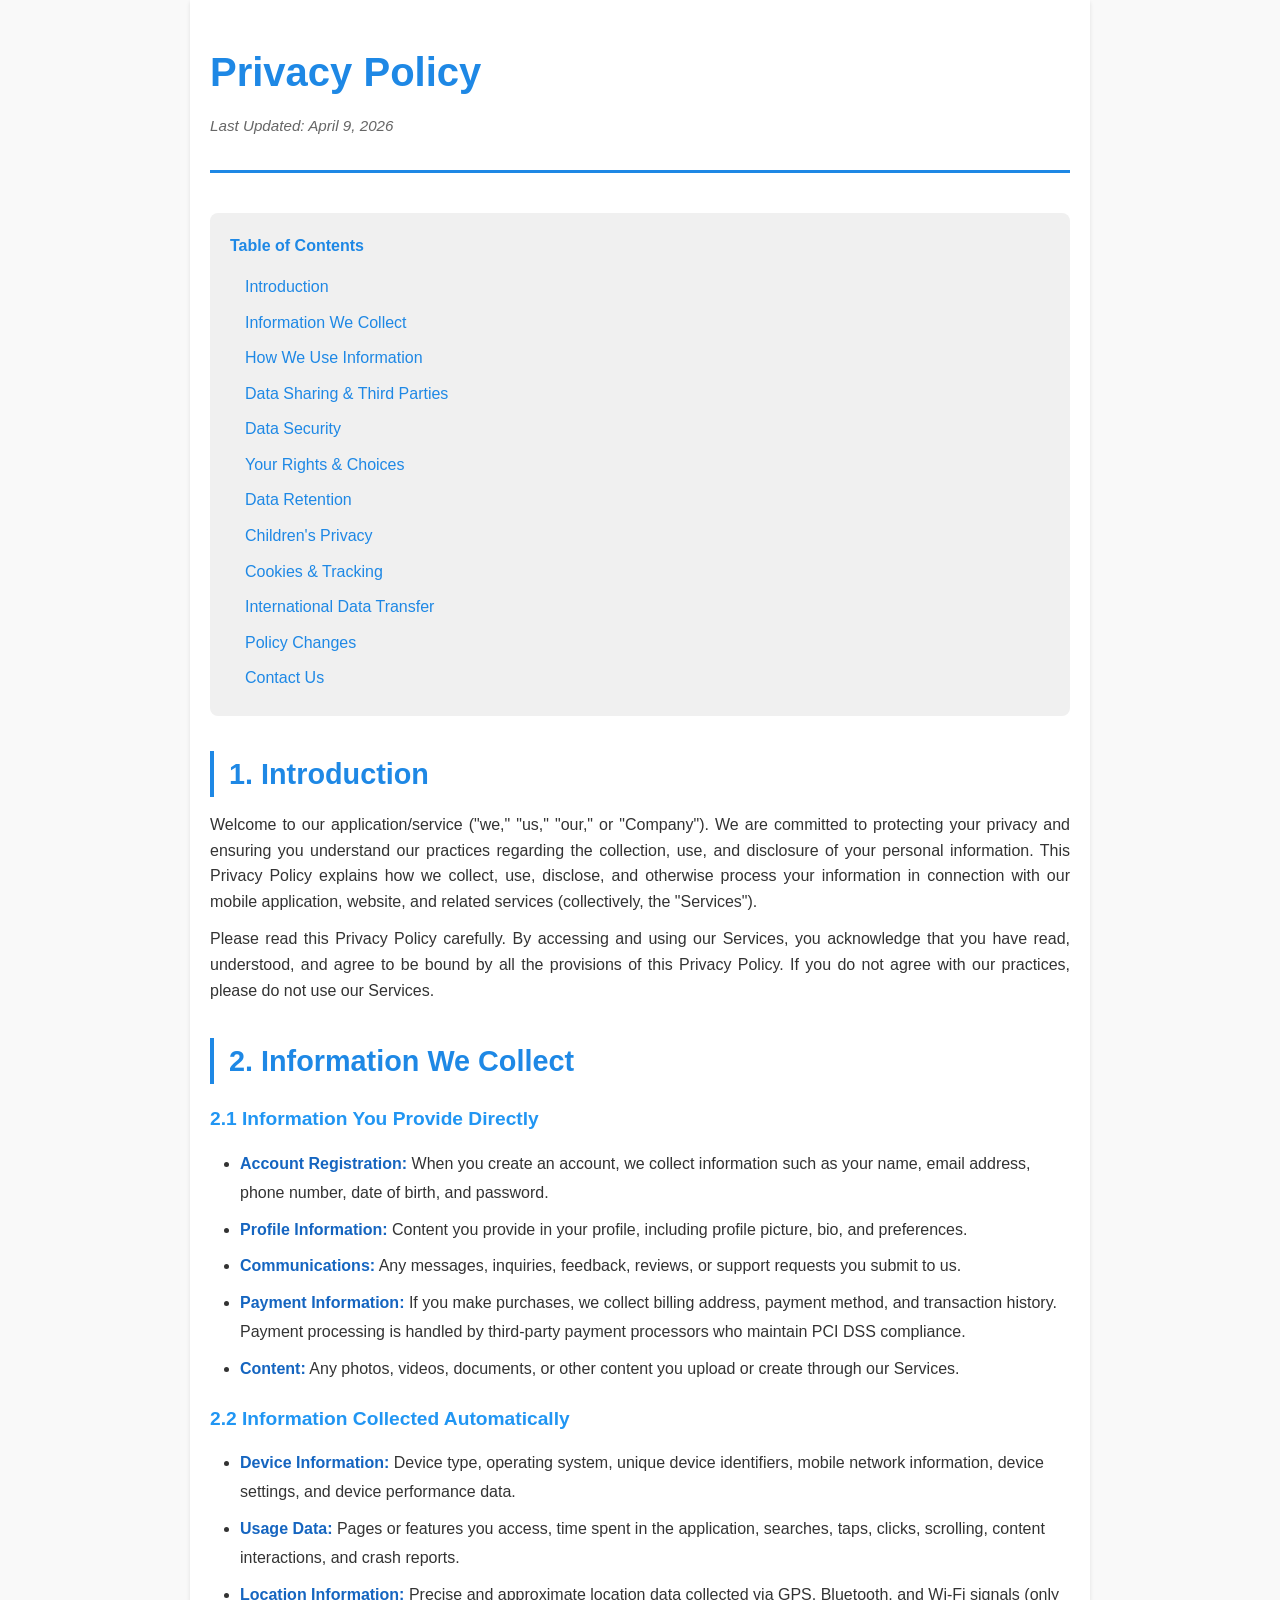
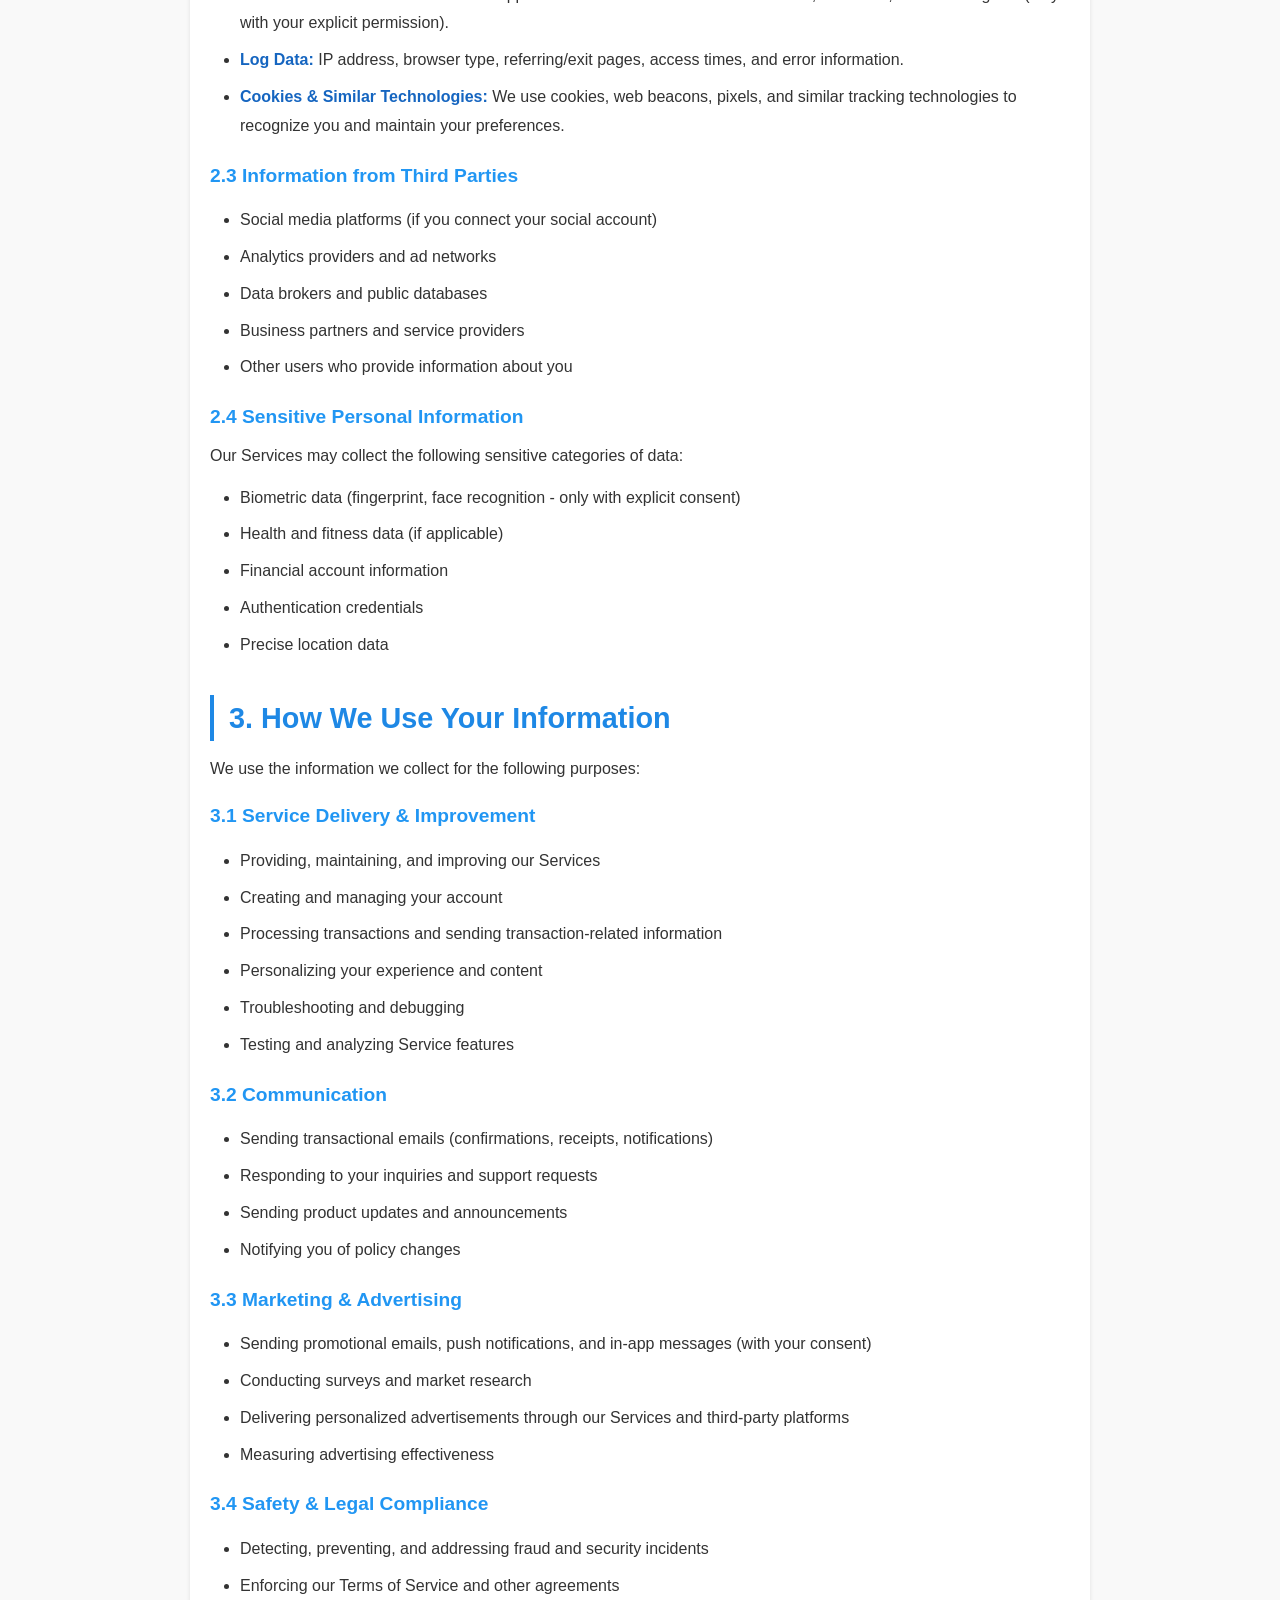
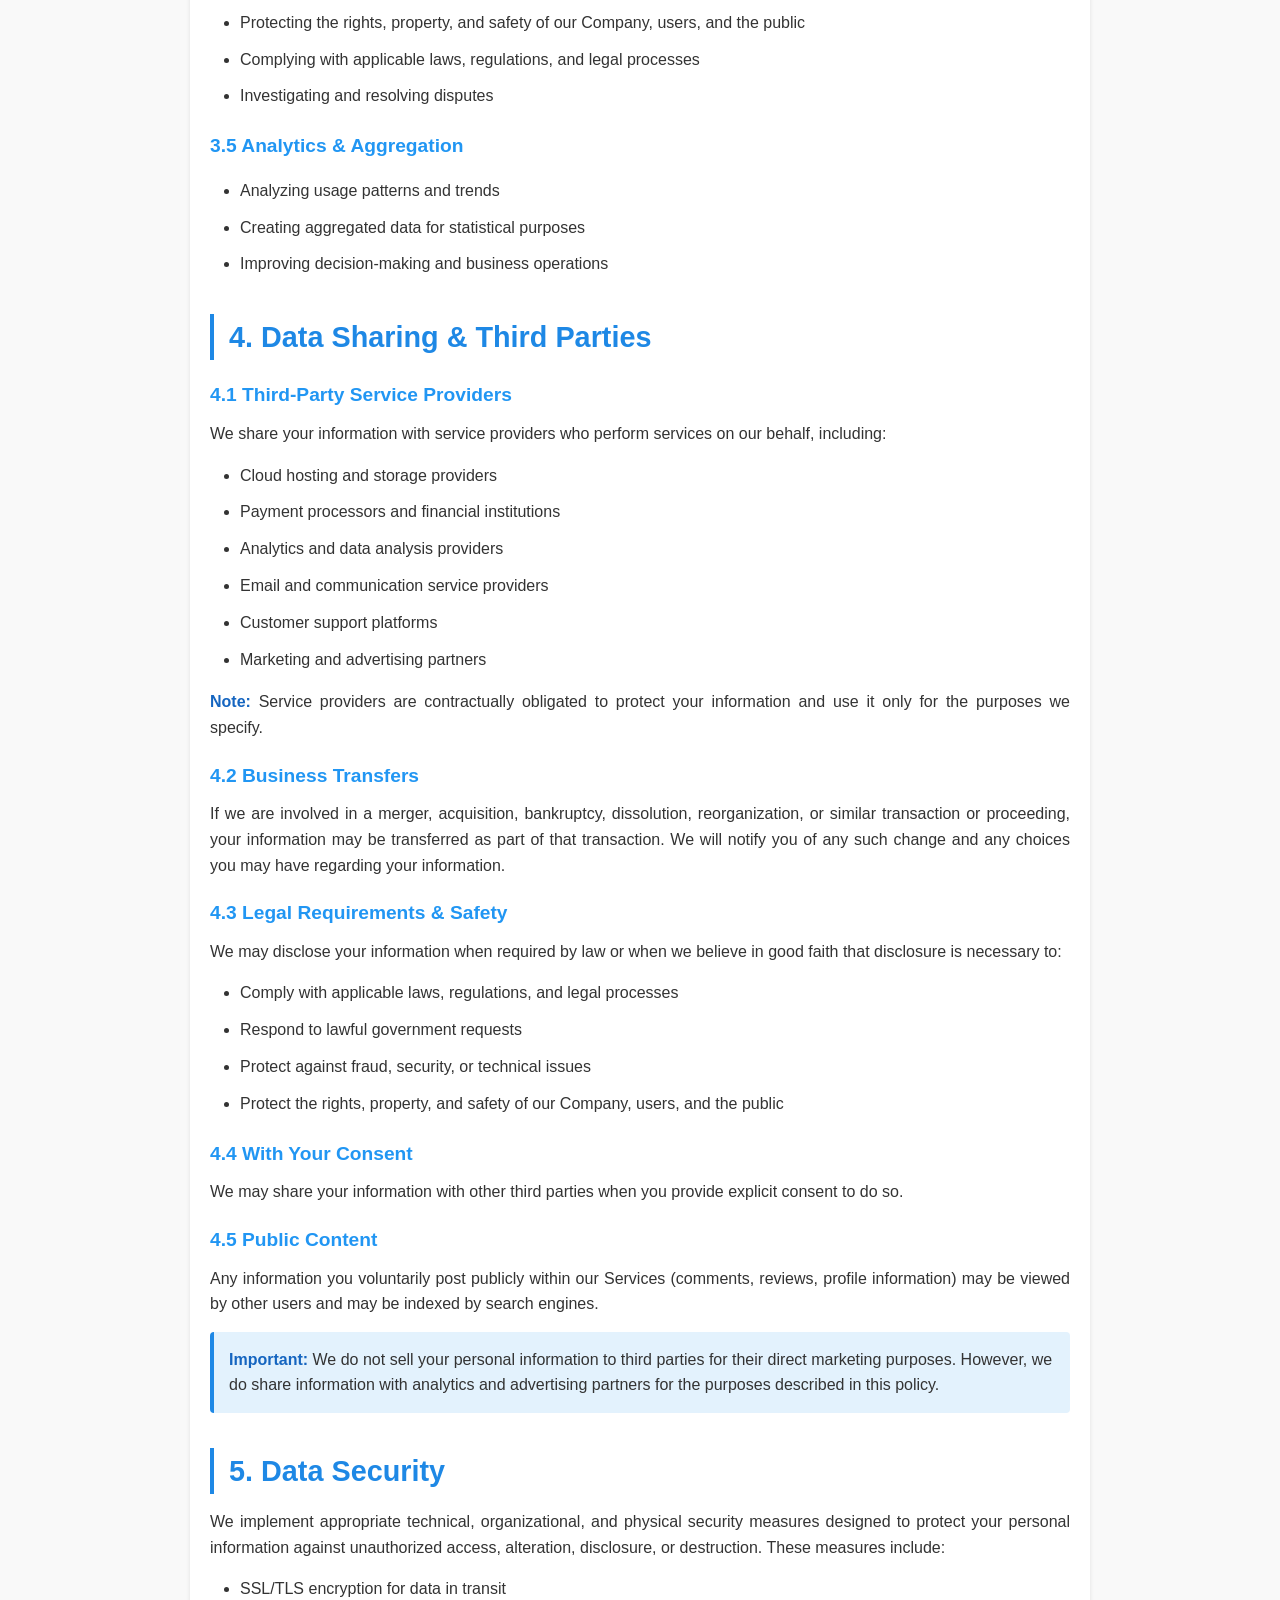
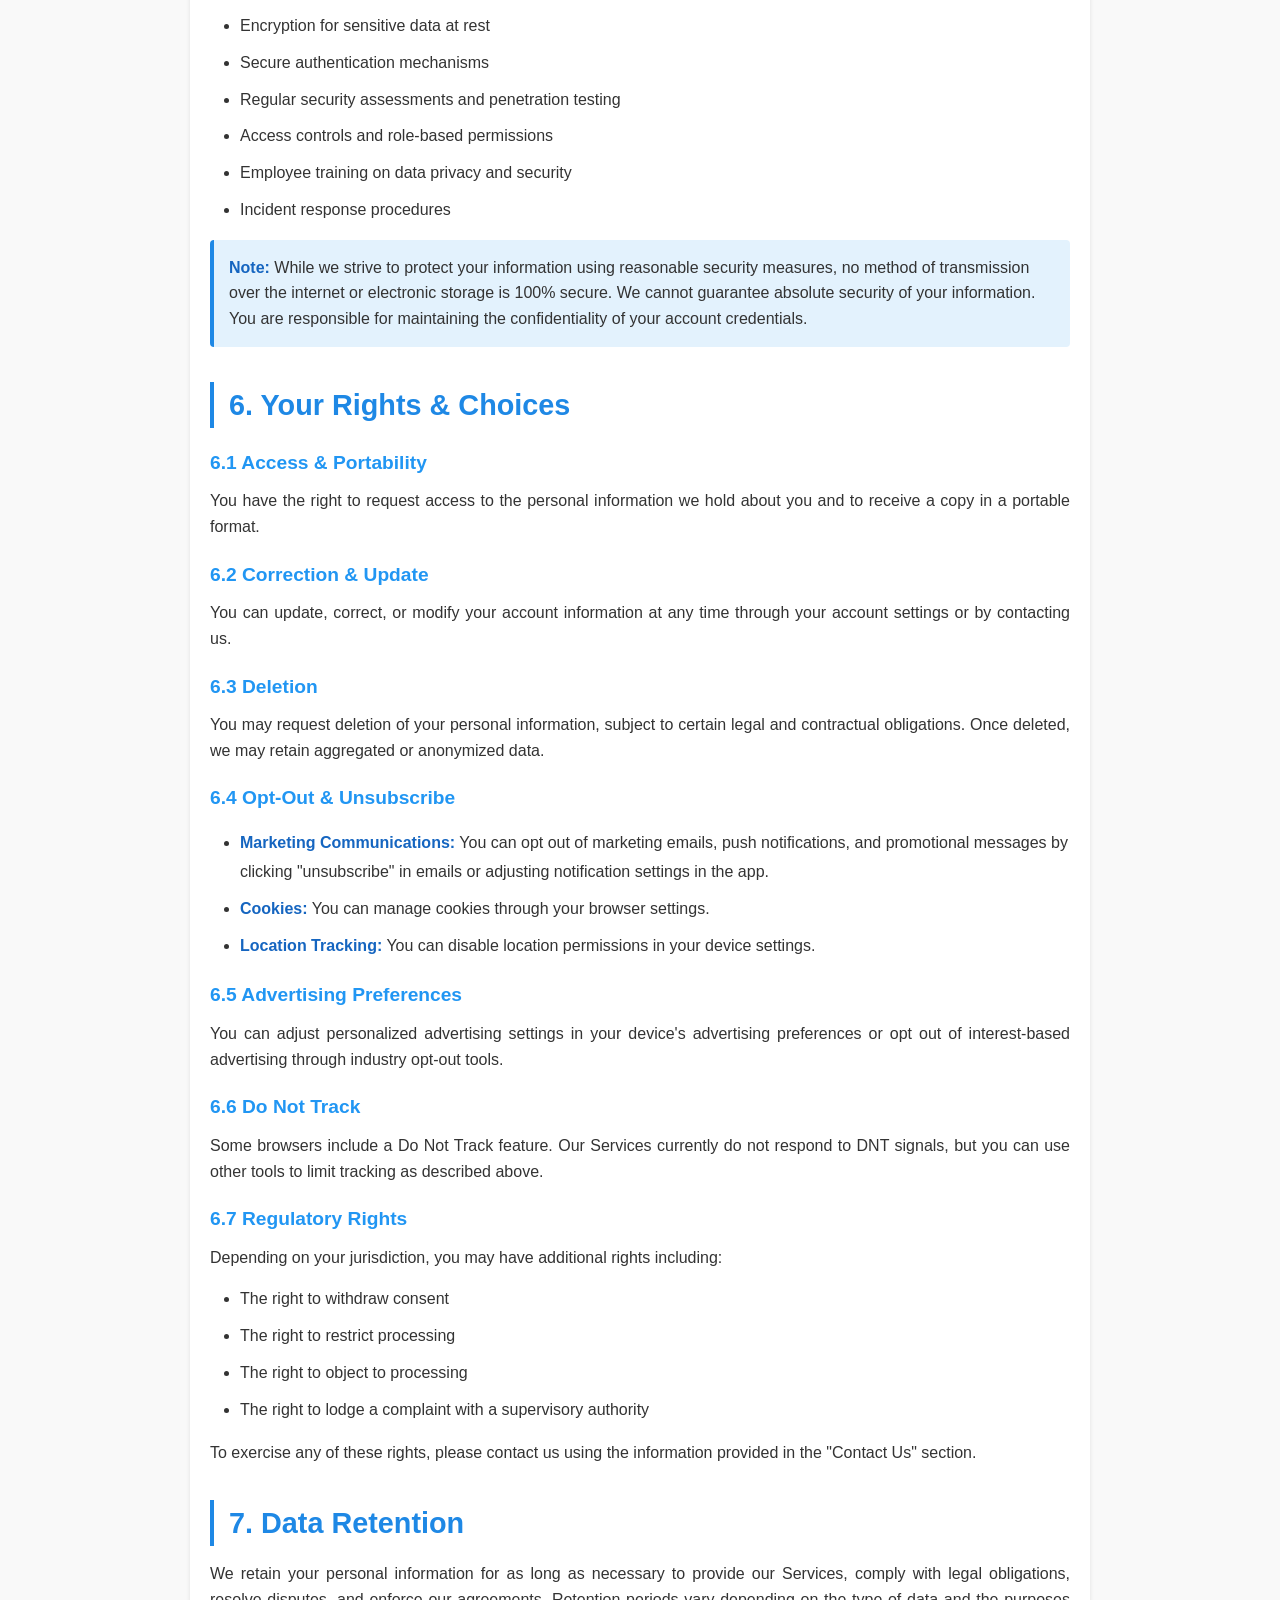
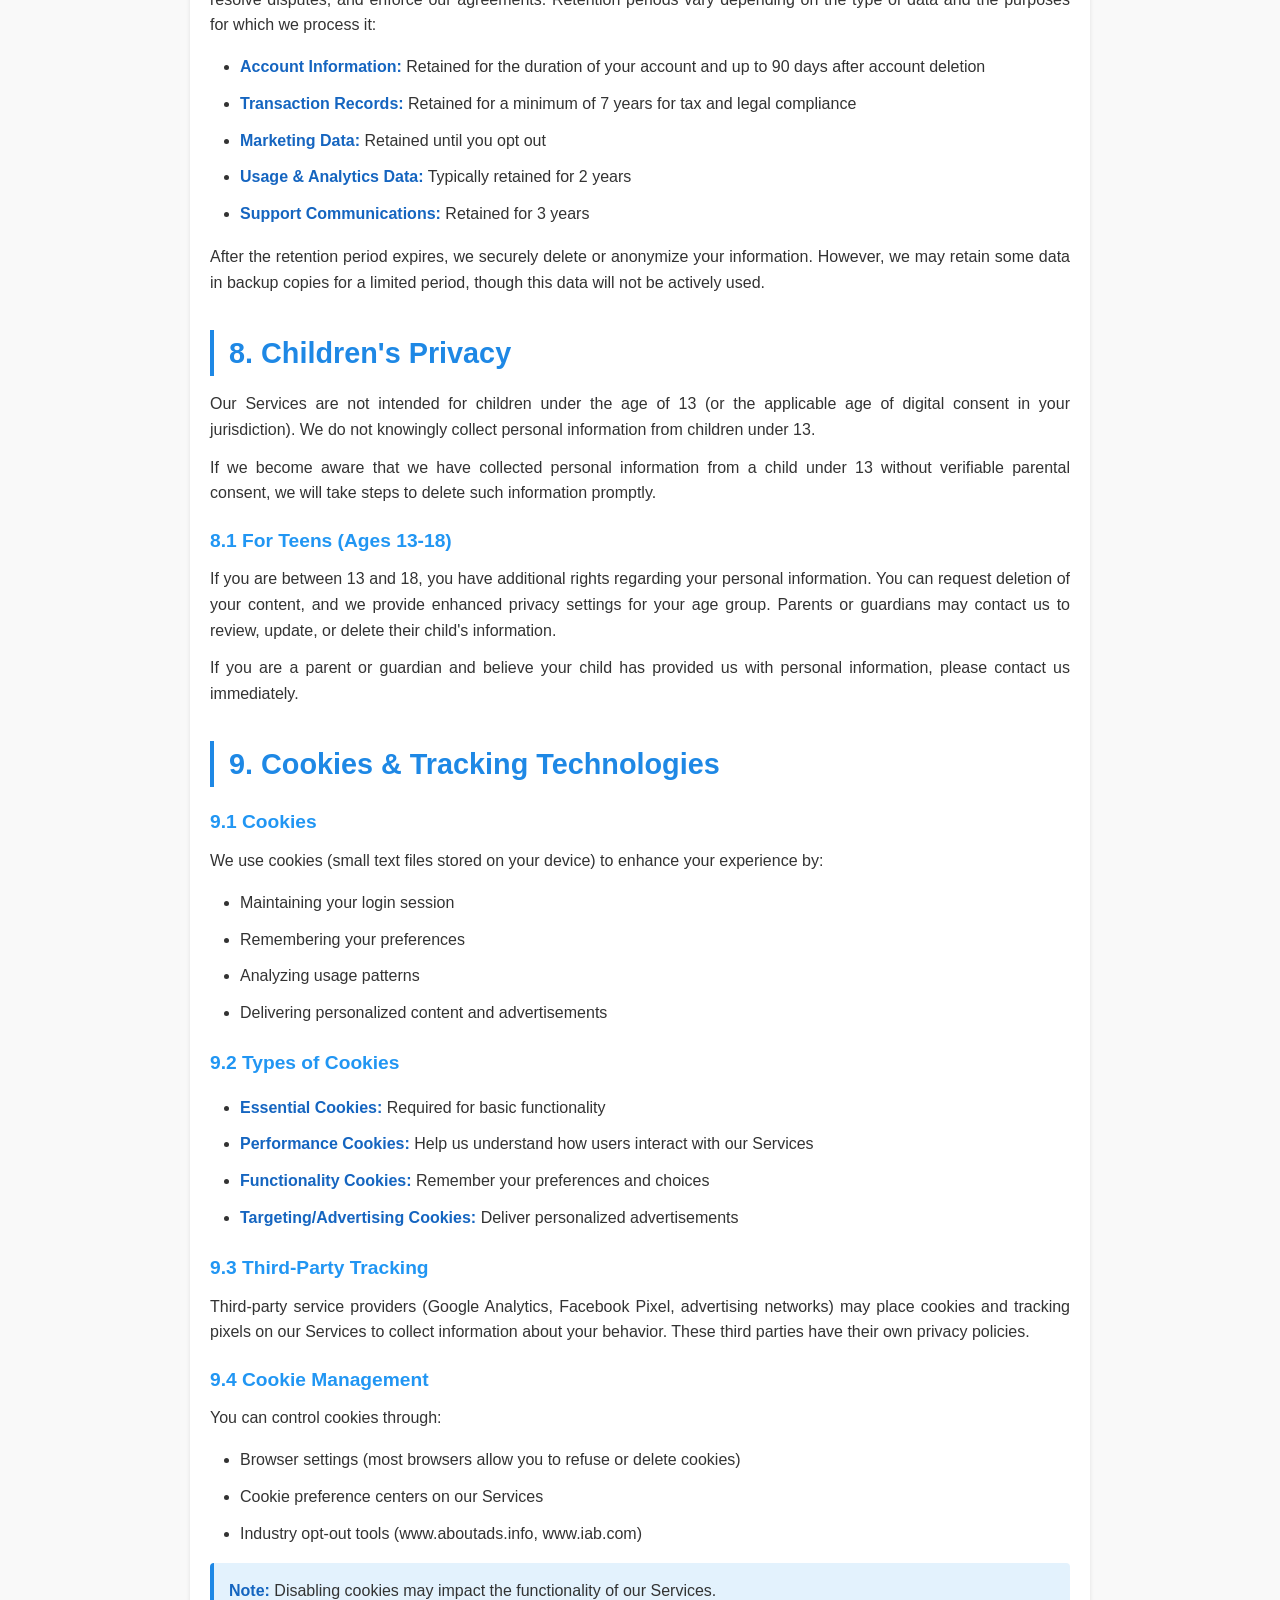
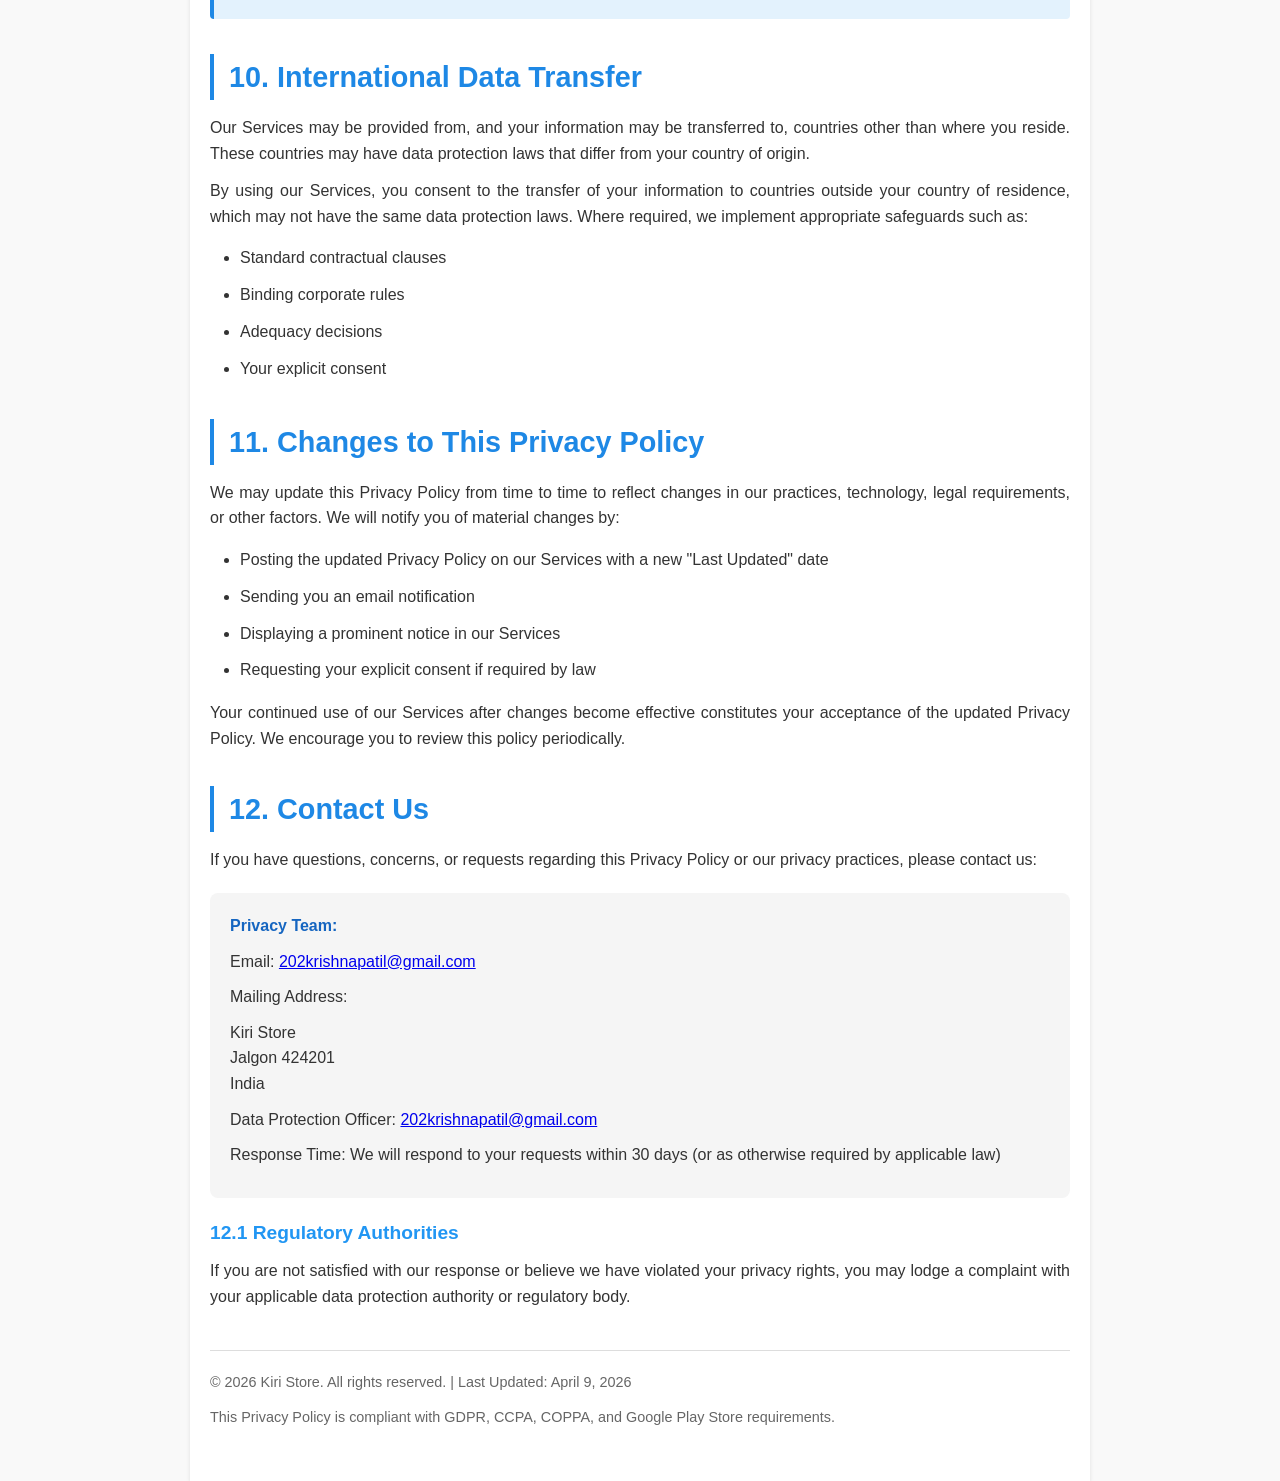
<file: privacy-policy.original.backup.html>
<!DOCTYPE html>
<html lang="en">
<head>
    <meta charset="UTF-8">
    <meta name="viewport" content="width=device-width, initial-scale=1.0">
    <meta name="description" content="Privacy Policy - Learn how we collect, use and protect your data">
    <title>Privacy Policy</title>
    <style>
        * {
            margin: 0;
            padding: 0;
            box-sizing: border-box;
        }
        
        body {
            font-family: -apple-system, BlinkMacSystemFont, 'Segoe UI', Roboto, 'Helvetica Neue', Arial, sans-serif;
            line-height: 1.6;
            color: #333;
            background-color: #f9f9f9;
        }
        
        .container {
            max-width: 900px;
            margin: 0 auto;
            padding: 40px 20px;
            background-color: white;
            box-shadow: 0 2px 4px rgba(0,0,0,0.1);
        }
        
        header {
            margin-bottom: 40px;
            border-bottom: 3px solid #1e88e5;
            padding-bottom: 20px;
        }
        
        h1 {
            color: #1e88e5;
            font-size: 2.5em;
            margin-bottom: 10px;
        }
        
        .last-updated {
            color: #666;
            font-size: 0.95em;
            font-style: italic;
        }
        
        h2 {
            color: #1e88e5;
            font-size: 1.8em;
            margin-top: 35px;
            margin-bottom: 15px;
            border-left: 4px solid #1e88e5;
            padding-left: 15px;
        }
        
        h3 {
            color: #2196f3;
            font-size: 1.2em;
            margin-top: 20px;
            margin-bottom: 10px;
        }
        
        p {
            margin-bottom: 12px;
            text-align: justify;
        }
        
        ul, ol {
            margin: 15px 0 15px 30px;
        }
        
        li {
            margin-bottom: 8px;
            line-height: 1.8;
        }
        
        .highlight {
            background-color: #e3f2fd;
            padding: 15px;
            border-left: 4px solid #1e88e5;
            margin: 15px 0;
            border-radius: 4px;
        }
        
        .contact-info {
            background-color: #f5f5f5;
            padding: 20px;
            border-radius: 8px;
            margin: 20px 0;
        }
        
        .contact-info p {
            margin-bottom: 10px;
        }
        
        .toc {
            background-color: #f0f0f0;
            padding: 20px;
            border-radius: 8px;
            margin-bottom: 30px;
        }
        
        .toc-title {
            font-weight: bold;
            margin-bottom: 10px;
            color: #1e88e5;
        }
        
        .toc a {
            display: block;
            color: #1e88e5;
            text-decoration: none;
            padding: 5px 0;
            margin-left: 15px;
        }
        
        .toc a:hover {
            text-decoration: underline;
        }
        
        footer {
            margin-top: 40px;
            padding-top: 20px;
            border-top: 1px solid #ddd;
            text-align: center;
            color: #666;
            font-size: 0.9em;
        }
        
        strong {
            color: #1565c0;
        }
        
        @media (max-width: 768px) {
            .container {
                padding: 20px 15px;
            }
            
            h1 {
                font-size: 1.8em;
            }
            
            h2 {
                font-size: 1.4em;
            }
        }
    </style>
</head>
<body>
    <div class="container">
        <header>
            <h1>Privacy Policy</h1>
            <p class="last-updated">Last Updated: April 9, 2026</p>
        </header>

        <div class="toc">
            <div class="toc-title">Table of Contents</div>
            <a href="#introduction">Introduction</a>
            <a href="#information-we-collect">Information We Collect</a>
            <a href="#how-we-use">How We Use Information</a>
            <a href="#data-sharing">Data Sharing & Third Parties</a>
            <a href="#data-security">Data Security</a>
            <a href="#user-rights">Your Rights & Choices</a>
            <a href="#data-retention">Data Retention</a>
            <a href="#children-privacy">Children's Privacy</a>
            <a href="#cookies">Cookies & Tracking</a>
            <a href="#international-transfer">International Data Transfer</a>
            <a href="#policy-changes">Policy Changes</a>
            <a href="#contact">Contact Us</a>
        </div>

        <section id="introduction">
            <h2>1. Introduction</h2>
            <p>Welcome to our application/service ("we," "us," "our," or "Company"). We are committed to protecting your privacy and ensuring you understand our practices regarding the collection, use, and disclosure of your personal information. This Privacy Policy explains how we collect, use, disclose, and otherwise process your information in connection with our mobile application, website, and related services (collectively, the "Services").</p>
            <p>Please read this Privacy Policy carefully. By accessing and using our Services, you acknowledge that you have read, understood, and agree to be bound by all the provisions of this Privacy Policy. If you do not agree with our practices, please do not use our Services.</p>
        </section>

        <section id="information-we-collect">
            <h2>2. Information We Collect</h2>
            
            <h3>2.1 Information You Provide Directly</h3>
            <ul>
                <li><strong>Account Registration:</strong> When you create an account, we collect information such as your name, email address, phone number, date of birth, and password.</li>
                <li><strong>Profile Information:</strong> Content you provide in your profile, including profile picture, bio, and preferences.</li>
                <li><strong>Communications:</strong> Any messages, inquiries, feedback, reviews, or support requests you submit to us.</li>
                <li><strong>Payment Information:</strong> If you make purchases, we collect billing address, payment method, and transaction history. Payment processing is handled by third-party payment processors who maintain PCI DSS compliance.</li>
                <li><strong>Content:</strong> Any photos, videos, documents, or other content you upload or create through our Services.</li>
            </ul>

            <h3>2.2 Information Collected Automatically</h3>
            <ul>
                <li><strong>Device Information:</strong> Device type, operating system, unique device identifiers, mobile network information, device settings, and device performance data.</li>
                <li><strong>Usage Data:</strong> Pages or features you access, time spent in the application, searches, taps, clicks, scrolling, content interactions, and crash reports.</li>
                <li><strong>Location Information:</strong> Precise and approximate location data collected via GPS, Bluetooth, and Wi-Fi signals (only with your explicit permission).</li>
                <li><strong>Log Data:</strong> IP address, browser type, referring/exit pages, access times, and error information.</li>
                <li><strong>Cookies & Similar Technologies:</strong> We use cookies, web beacons, pixels, and similar tracking technologies to recognize you and maintain your preferences.</li>
            </ul>

            <h3>2.3 Information from Third Parties</h3>
            <ul>
                <li>Social media platforms (if you connect your social account)</li>
                <li>Analytics providers and ad networks</li>
                <li>Data brokers and public databases</li>
                <li>Business partners and service providers</li>
                <li>Other users who provide information about you</li>
            </ul>

            <h3>2.4 Sensitive Personal Information</h3>
            <p>Our Services may collect the following sensitive categories of data:</p>
            <ul>
                <li>Biometric data (fingerprint, face recognition - only with explicit consent)</li>
                <li>Health and fitness data (if applicable)</li>
                <li>Financial account information</li>
                <li>Authentication credentials</li>
                <li>Precise location data</li>
            </ul>
        </section>

        <section id="how-we-use">
            <h2>3. How We Use Your Information</h2>
            <p>We use the information we collect for the following purposes:</p>
            
            <h3>3.1 Service Delivery & Improvement</h3>
            <ul>
                <li>Providing, maintaining, and improving our Services</li>
                <li>Creating and managing your account</li>
                <li>Processing transactions and sending transaction-related information</li>
                <li>Personalizing your experience and content</li>
                <li>Troubleshooting and debugging</li>
                <li>Testing and analyzing Service features</li>
            </ul>

            <h3>3.2 Communication</h3>
            <ul>
                <li>Sending transactional emails (confirmations, receipts, notifications)</li>
                <li>Responding to your inquiries and support requests</li>
                <li>Sending product updates and announcements</li>
                <li>Notifying you of policy changes</li>
            </ul>

            <h3>3.3 Marketing & Advertising</h3>
            <ul>
                <li>Sending promotional emails, push notifications, and in-app messages (with your consent)</li>
                <li>Conducting surveys and market research</li>
                <li>Delivering personalized advertisements through our Services and third-party platforms</li>
                <li>Measuring advertising effectiveness</li>
            </ul>

            <h3>3.4 Safety & Legal Compliance</h3>
            <ul>
                <li>Detecting, preventing, and addressing fraud and security incidents</li>
                <li>Enforcing our Terms of Service and other agreements</li>
                <li>Protecting the rights, property, and safety of our Company, users, and the public</li>
                <li>Complying with applicable laws, regulations, and legal processes</li>
                <li>Investigating and resolving disputes</li>
            </ul>

            <h3>3.5 Analytics & Aggregation</h3>
            <ul>
                <li>Analyzing usage patterns and trends</li>
                <li>Creating aggregated data for statistical purposes</li>
                <li>Improving decision-making and business operations</li>
            </ul>
        </section>

        <section id="data-sharing">
            <h2>4. Data Sharing & Third Parties</h2>
            
            <h3>4.1 Third-Party Service Providers</h3>
            <p>We share your information with service providers who perform services on our behalf, including:</p>
            <ul>
                <li>Cloud hosting and storage providers</li>
                <li>Payment processors and financial institutions</li>
                <li>Analytics and data analysis providers</li>
                <li>Email and communication service providers</li>
                <li>Customer support platforms</li>
                <li>Marketing and advertising partners</li>
            </ul>
            <p><strong>Note:</strong> Service providers are contractually obligated to protect your information and use it only for the purposes we specify.</p>

            <h3>4.2 Business Transfers</h3>
            <p>If we are involved in a merger, acquisition, bankruptcy, dissolution, reorganization, or similar transaction or proceeding, your information may be transferred as part of that transaction. We will notify you of any such change and any choices you may have regarding your information.</p>

            <h3>4.3 Legal Requirements & Safety</h3>
            <p>We may disclose your information when required by law or when we believe in good faith that disclosure is necessary to:</p>
            <ul>
                <li>Comply with applicable laws, regulations, and legal processes</li>
                <li>Respond to lawful government requests</li>
                <li>Protect against fraud, security, or technical issues</li>
                <li>Protect the rights, property, and safety of our Company, users, and the public</li>
            </ul>

            <h3>4.4 With Your Consent</h3>
            <p>We may share your information with other third parties when you provide explicit consent to do so.</p>

            <h3>4.5 Public Content</h3>
            <p>Any information you voluntarily post publicly within our Services (comments, reviews, profile information) may be viewed by other users and may be indexed by search engines.</p>

            <div class="highlight">
                <strong>Important:</strong> We do not sell your personal information to third parties for their direct marketing purposes. However, we do share information with analytics and advertising partners for the purposes described in this policy.
            </div>
        </section>

        <section id="data-security">
            <h2>5. Data Security</h2>
            <p>We implement appropriate technical, organizational, and physical security measures designed to protect your personal information against unauthorized access, alteration, disclosure, or destruction. These measures include:</p>
            <ul>
                <li>SSL/TLS encryption for data in transit</li>
                <li>Encryption for sensitive data at rest</li>
                <li>Secure authentication mechanisms</li>
                <li>Regular security assessments and penetration testing</li>
                <li>Access controls and role-based permissions</li>
                <li>Employee training on data privacy and security</li>
                <li>Incident response procedures</li>
            </ul>

            <div class="highlight">
                <strong>Note:</strong> While we strive to protect your information using reasonable security measures, no method of transmission over the internet or electronic storage is 100% secure. We cannot guarantee absolute security of your information. You are responsible for maintaining the confidentiality of your account credentials.
            </div>
        </section>

        <section id="user-rights">
            <h2>6. Your Rights & Choices</h2>
            
            <h3>6.1 Access & Portability</h3>
            <p>You have the right to request access to the personal information we hold about you and to receive a copy in a portable format.</p>

            <h3>6.2 Correction & Update</h3>
            <p>You can update, correct, or modify your account information at any time through your account settings or by contacting us.</p>

            <h3>6.3 Deletion</h3>
            <p>You may request deletion of your personal information, subject to certain legal and contractual obligations. Once deleted, we may retain aggregated or anonymized data.</p>

            <h3>6.4 Opt-Out & Unsubscribe</h3>
            <ul>
                <li><strong>Marketing Communications:</strong> You can opt out of marketing emails, push notifications, and promotional messages by clicking "unsubscribe" in emails or adjusting notification settings in the app.</li>
                <li><strong>Cookies:</strong> You can manage cookies through your browser settings.</li>
                <li><strong>Location Tracking:</strong> You can disable location permissions in your device settings.</li>
            </ul>

            <h3>6.5 Advertising Preferences</h3>
            <p>You can adjust personalized advertising settings in your device's advertising preferences or opt out of interest-based advertising through industry opt-out tools.</p>

            <h3>6.6 Do Not Track</h3>
            <p>Some browsers include a Do Not Track feature. Our Services currently do not respond to DNT signals, but you can use other tools to limit tracking as described above.</p>

            <h3>6.7 Regulatory Rights</h3>
            <p>Depending on your jurisdiction, you may have additional rights including:</p>
            <ul>
                <li>The right to withdraw consent</li>
                <li>The right to restrict processing</li>
                <li>The right to object to processing</li>
                <li>The right to lodge a complaint with a supervisory authority</li>
            </ul>

            <p>To exercise any of these rights, please contact us using the information provided in the "Contact Us" section.</p>
        </section>

        <section id="data-retention">
            <h2>7. Data Retention</h2>
            <p>We retain your personal information for as long as necessary to provide our Services, comply with legal obligations, resolve disputes, and enforce our agreements. Retention periods vary depending on the type of data and the purposes for which we process it:</p>
            <ul>
                <li><strong>Account Information:</strong> Retained for the duration of your account and up to 90 days after account deletion</li>
                <li><strong>Transaction Records:</strong> Retained for a minimum of 7 years for tax and legal compliance</li>
                <li><strong>Marketing Data:</strong> Retained until you opt out</li>
                <li><strong>Usage & Analytics Data:</strong> Typically retained for 2 years</li>
                <li><strong>Support Communications:</strong> Retained for 3 years</li>
            </ul>
            <p>After the retention period expires, we securely delete or anonymize your information. However, we may retain some data in backup copies for a limited period, though this data will not be actively used.</p>
        </section>

        <section id="children-privacy">
            <h2>8. Children's Privacy</h2>
            <p>Our Services are not intended for children under the age of 13 (or the applicable age of digital consent in your jurisdiction). We do not knowingly collect personal information from children under 13.</p>
            
            <p>If we become aware that we have collected personal information from a child under 13 without verifiable parental consent, we will take steps to delete such information promptly.</p>

            <h3>8.1 For Teens (Ages 13-18)</h3>
            <p>If you are between 13 and 18, you have additional rights regarding your personal information. You can request deletion of your content, and we provide enhanced privacy settings for your age group. Parents or guardians may contact us to review, update, or delete their child's information.</p>

            <p>If you are a parent or guardian and believe your child has provided us with personal information, please contact us immediately.</p>
        </section>

        <section id="cookies">
            <h2>9. Cookies & Tracking Technologies</h2>
            
            <h3>9.1 Cookies</h3>
            <p>We use cookies (small text files stored on your device) to enhance your experience by:</p>
            <ul>
                <li>Maintaining your login session</li>
                <li>Remembering your preferences</li>
                <li>Analyzing usage patterns</li>
                <li>Delivering personalized content and advertisements</li>
            </ul>

            <h3>9.2 Types of Cookies</h3>
            <ul>
                <li><strong>Essential Cookies:</strong> Required for basic functionality</li>
                <li><strong>Performance Cookies:</strong> Help us understand how users interact with our Services</li>
                <li><strong>Functionality Cookies:</strong> Remember your preferences and choices</li>
                <li><strong>Targeting/Advertising Cookies:</strong> Deliver personalized advertisements</li>
            </ul>

            <h3>9.3 Third-Party Tracking</h3>
            <p>Third-party service providers (Google Analytics, Facebook Pixel, advertising networks) may place cookies and tracking pixels on our Services to collect information about your behavior. These third parties have their own privacy policies.</p>

            <h3>9.4 Cookie Management</h3>
            <p>You can control cookies through:</p>
            <ul>
                <li>Browser settings (most browsers allow you to refuse or delete cookies)</li>
                <li>Cookie preference centers on our Services</li>
                <li>Industry opt-out tools (www.aboutads.info, www.iab.com)</li>
            </ul>

            <div class="highlight">
                <strong>Note:</strong> Disabling cookies may impact the functionality of our Services.
            </div>
        </section>

        <section id="international-transfer">
            <h2>10. International Data Transfer</h2>
            <p>Our Services may be provided from, and your information may be transferred to, countries other than where you reside. These countries may have data protection laws that differ from your country of origin.</p>

            <p>By using our Services, you consent to the transfer of your information to countries outside your country of residence, which may not have the same data protection laws. Where required, we implement appropriate safeguards such as:</p>
            <ul>
                <li>Standard contractual clauses</li>
                <li>Binding corporate rules</li>
                <li>Adequacy decisions</li>
                <li>Your explicit consent</li>
            </ul>
        </section>

        <section id="policy-changes">
            <h2>11. Changes to This Privacy Policy</h2>
            <p>We may update this Privacy Policy from time to time to reflect changes in our practices, technology, legal requirements, or other factors. We will notify you of material changes by:</p>
            <ul>
                <li>Posting the updated Privacy Policy on our Services with a new "Last Updated" date</li>
                <li>Sending you an email notification</li>
                <li>Displaying a prominent notice in our Services</li>
                <li>Requesting your explicit consent if required by law</li>
            </ul>
            <p>Your continued use of our Services after changes become effective constitutes your acceptance of the updated Privacy Policy. We encourage you to review this policy periodically.</p>
        </section>

        <section id="contact">
            <h2>12. Contact Us</h2>
            <p>If you have questions, concerns, or requests regarding this Privacy Policy or our privacy practices, please contact us:</p>
            
            <div class="contact-info">
                <p><strong>Privacy Team:</strong></p>
                <p>Email: <a href="mailto:202krishnapatil@gmail.com">202krishnapatil@gmail.com</a></p>
                <p>Mailing Address:</p>
                <p>Kiri Store<br>
                Jalgon 424201<br>
                India</p>
                <p>Data Protection Officer: <a href="mailto:202krishnapatil@gmail.com">202krishnapatil@gmail.com</a></p>
                <p>Response Time: We will respond to your requests within 30 days (or as otherwise required by applicable law)</p>
            </div>

            <h3>12.1 Regulatory Authorities</h3>
            <p>If you are not satisfied with our response or believe we have violated your privacy rights, you may lodge a complaint with your applicable data protection authority or regulatory body.</p>
        </section>

        <footer>
            <p>&copy; 2026 Kiri Store. All rights reserved. | Last Updated: April 9, 2026</p>
            <p>This Privacy Policy is compliant with GDPR, CCPA, COPPA, and Google Play Store requirements.</p>
        </footer>
    </div>
</body>
</html>
</file>
<file: assets/css/variables.css>
/**
 * Kiri Store - Privacy & Trust Center
 * Design Tokens & Variables
 */

:root {
  /* Foundations */
  --font-sans: -apple-system, BlinkMacSystemFont, "Segoe UI", Roboto, "Inter", "Helvetica Neue", Arial, sans-serif;
  --font-mono: ui-monospace, SFMono-Regular, Menlo, Monaco, Consolas, "Liberation Mono", "Courier New", monospace;

  /* Colors - Light Documentation Canvas */
  --bg-page: #f8fafc;
  --bg-surface: #ffffff;
  --bg-surface-alt: #f1f5f9;
  --bg-surface-elevated: #ffffff;
  --bg-header: rgba(255, 255, 255, 0.92);
  --bg-subtle: #f8fafc;

  /* Deep Navy Foundations (Hero & Accents) */
  --navy-950: #070d1e;
  --navy-900: #0a1128;
  --navy-850: #0e1738;
  --navy-800: #121e4a;
  --navy-700: #1a2c6b;
  --navy-glow: rgba(37, 99, 235, 0.15);
  --cyan-glow: rgba(6, 182, 212, 0.15);

  /* Primary Brand Accents */
  --primary-50: #eff6ff;
  --primary-100: #dbeafe;
  --primary-200: #bfdbfe;
  --primary-300: #93c5fd;
  --primary-400: #60a5fa;
  --primary-500: #3b82f6;
  --primary-600: #2563eb;
  --primary-700: #1d4ed8;
  --primary-800: #1e40af;
  --primary-900: #1e3a8a;

  /* Cyan & Teal Highlights */
  --cyan-400: #22d3ee;
  --cyan-500: #06b6d4;
  --cyan-600: #0891b2;
  --cyan-700: #0e7490;
  --cyan-50: #ecfeff;

  /* Neutrals */
  --text-primary: #0f172a;
  --text-secondary: #334155;
  --text-muted: #64748b;
  --text-dim: #94a3b8;
  --text-on-dark: #f8fafc;
  --text-on-dark-muted: #94a3b8;

  /* Semantic Feedback */
  --success-bg: #ecfdf5;
  --success-border: #a7f3d0;
  --success-text: #065f46;
  --warning-bg: #fffbeb;
  --warning-border: #fde68a;
  --warning-text: #92400e;
  --info-bg: #eff6ff;
  --info-border: #bfdbfe;
  --info-text: #1e40af;

  /* Borders & Dividers */
  --border-light: #e2e8f0;
  --border-medium: #cbd5e1;
  --border-dark: #334155;
  --border-focus: #2563eb;

  /* Box Shadows */
  --shadow-xs: 0 1px 2px 0 rgba(15, 23, 42, 0.05);
  --shadow-sm: 0 1px 3px 0 rgba(15, 23, 42, 0.08), 0 1px 2px -1px rgba(15, 23, 42, 0.04);
  --shadow-md: 0 4px 6px -1px rgba(15, 23, 42, 0.08), 0 2px 4px -2px rgba(15, 23, 42, 0.05);
  --shadow-lg: 0 10px 15px -3px rgba(15, 23, 42, 0.08), 0 4px 6px -4px rgba(15, 23, 42, 0.04);
  --shadow-xl: 0 20px 25px -5px rgba(15, 23, 42, 0.09), 0 8px 10px -6px rgba(15, 23, 42, 0.04);
  --shadow-glow: 0 0 35px -5px rgba(37, 99, 235, 0.25);

  /* Page & Layout Sizing */
  --container-max-width: 1440px;
  --reading-max-width: 860px;
  --header-height: 70px;
  --radius-sm: 6px;
  --radius-md: 8px;
  --radius-lg: 12px;
  --radius-xl: 18px;
  --radius-full: 9999px;

  /* Transitions */
  --transition-fast: 150ms cubic-bezier(0.4, 0, 0.2, 1);
  --transition-normal: 250ms cubic-bezier(0.4, 0, 0.2, 1);
  --transition-slow: 350ms cubic-bezier(0.4, 0, 0.2, 1);
  --ease-spring: cubic-bezier(0.175, 0.885, 0.32, 1.275);
}

@media (prefers-reduced-motion: reduce) {
  :root {
    --transition-fast: 0ms;
    --transition-normal: 0ms;
    --transition-slow: 0ms;
  }
}
</file>
<file: assets/css/base.css>
/**
 * Kiri Store - Privacy & Trust Center
 * Base Styles & Accessibility Reset
 */

*,
*::before,
*::after {
  box-sizing: border-box;
  margin: 0;
  padding: 0;
}

html {
  font-size: 16px;
  scroll-behavior: smooth;
  scroll-padding-top: calc(var(--header-height) + 20px);
  -webkit-text-size-adjust: 100%;
}

@media (prefers-reduced-motion: reduce) {
  html {
    scroll-behavior: auto;
  }
  *,
  *::before,
  *::after {
    animation-duration: 0.01ms !important;
    animation-iteration-count: 1 !important;
    transition-duration: 0.01ms !important;
  }
}

body {
  font-family: var(--font-sans);
  font-size: 1rem;
  line-height: 1.65;
  color: var(--text-secondary);
  background-color: var(--bg-page);
  -webkit-font-smoothing: antialiased;
  -moz-osx-font-smoothing: grayscale;
  overflow-x: hidden;
  width: 100%;
}

/* Accessibility: Skip to Content */
.skip-link {
  position: absolute;
  top: -100px;
  left: 1rem;
  background: var(--navy-900);
  color: #ffffff;
  padding: 0.65rem 1.25rem;
  z-index: 9999;
  font-weight: 600;
  font-size: 0.875rem;
  border-radius: var(--radius-sm);
  box-shadow: var(--shadow-lg);
  transition: top var(--transition-fast);
  text-decoration: none;
}

.skip-link:focus {
  top: 1rem;
  outline: 2px solid var(--cyan-400);
  outline-offset: 2px;
}

/* Accessibility Focus Indicator */
:focus-visible {
  outline: 2px solid var(--primary-600);
  outline-offset: 3px;
}

/* Typography Hierarchy - Proportioned SaaS Scales */
h1, h2, h3, h4, h5, h6 {
  color: var(--text-primary);
  font-weight: 700;
  line-height: 1.25;
  letter-spacing: -0.02em;
}

h1 {
  font-size: clamp(1.85rem, 3.2vw + 0.5rem, 2.75rem);
  font-weight: 800;
}

h2 {
  font-size: clamp(1.35rem, 2vw + 0.3rem, 1.85rem);
  font-weight: 700;
}

h3 {
  font-size: clamp(1.1rem, 1.2vw + 0.2rem, 1.3rem);
  font-weight: 600;
}

h4 {
  font-size: 1.05rem;
  font-weight: 600;
}

p {
  margin-bottom: 1.2rem;
}

p:last-child {
  margin-bottom: 0;
}

a {
  color: var(--primary-600);
  text-decoration: none;
  transition: color var(--transition-fast);
}

a:hover {
  color: var(--primary-800);
  text-decoration: underline;
  text-underline-offset: 3px;
}

img, svg {
  display: block;
  max-width: 100%;
}

button {
  font-family: inherit;
  font-size: inherit;
  border: none;
  background: none;
  cursor: pointer;
}

/* Screen Reader Only Utility */
.sr-only {
  position: absolute;
  width: 1px;
  height: 1px;
  padding: 0;
  margin: -1px;
  overflow: hidden;
  clip: rect(0, 0, 0, 0);
  white-space: nowrap;
  border-width: 0;
}

/* Standardized Page Spacing System */
.container {
  width: 100%;
  max-width: var(--container-max-width);
  margin-left: auto;
  margin-right: auto;
  padding-left: 20px;
  padding-right: 20px;
}

@media (max-width: 375px) {
  .container {
    padding-left: 16px;
    padding-right: 16px;
  }
}

@media (min-width: 768px) {
  .container {
    padding-left: 32px;
    padding-right: 32px;
  }
}

@media (min-width: 1024px) {
  .container {
    padding-left: 48px;
    padding-right: 48px;
  }
}

@media (min-width: 1440px) {
  .container {
    padding-left: 64px;
    padding-right: 64px;
  }
}

/* Utility Badges */
.badge {
  display: inline-flex;
  align-items: center;
  gap: 0.375rem;
  padding: 0.25rem 0.65rem;
  border-radius: var(--radius-full);
  font-size: 0.775rem;
  font-weight: 600;
  letter-spacing: 0.01em;
  white-space: nowrap;
}

.badge-blue {
  background-color: var(--primary-50);
  color: var(--primary-700);
  border: 1px solid var(--primary-200);
}

.badge-cyan {
  background-color: var(--cyan-50);
  color: var(--cyan-700);
  border: 1px solid rgba(6, 182, 212, 0.25);
}

.badge-success {
  background-color: var(--success-bg);
  color: var(--success-text);
  border: 1px solid var(--success-border);
}

.badge-warning {
  background-color: var(--warning-bg);
  color: var(--warning-text);
  border: 1px solid var(--warning-border);
}

/* Code Snippet / Inline Mono */
code {
  font-family: var(--font-mono);
  font-size: 0.85em;
  background-color: var(--bg-surface-alt);
  color: var(--navy-800);
  padding: 0.15em 0.4em;
  border-radius: var(--radius-sm);
  border: 1px solid var(--border-light);
}
</file>
<file: assets/css/components.css>
/**
 * Kiri Store - Privacy & Trust Center
 * Components: Header, Hero, Highlights, Rights, Toolbar, FAQ, Contact, Toast, Modals
 */

/* ==========================================================================
   1. STICKY HEADER & REFINED NAVIGATION
   ========================================================================== */

.site-header {
  position: sticky;
  top: 0;
  left: 0;
  right: 0;
  min-height: var(--header-height);
  background-color: var(--bg-header);
  backdrop-filter: blur(16px);
  -webkit-backdrop-filter: blur(16px);
  border-bottom: 1px solid var(--border-light);
  z-index: 1000;
  display: flex;
  align-items: center;
  transition: background-color var(--transition-normal), box-shadow var(--transition-normal);
}

.site-header.scrolled {
  box-shadow: var(--shadow-sm);
  background-color: rgba(255, 255, 255, 0.98);
}

.nav-container {
  display: flex;
  align-items: center;
  justify-content: space-between;
  width: 100%;
  padding-top: 0.65rem;
  padding-bottom: 0.65rem;
  gap: 1.25rem;
}

/* Brand & Logo Sizing */
.brand {
  display: inline-flex;
  align-items: center;
  gap: 0.75rem;
  text-decoration: none;
  flex-shrink: 0;
}

.brand-icon {
  width: 36px;
  height: 36px;
  background: linear-gradient(135deg, var(--primary-700), var(--primary-500));
  border-radius: var(--radius-md);
  display: flex;
  align-items: center;
  justify-content: center;
  color: #ffffff;
  box-shadow: 0 2px 8px rgba(37, 99, 235, 0.25);
  flex-shrink: 0;
}

.brand-text {
  display: flex;
  flex-direction: column;
  justify-content: center;
  line-height: 1.15;
}

.brand-title {
  font-size: 1.125rem;
  font-weight: 800;
  color: var(--navy-900);
  letter-spacing: -0.015em;
  white-space: nowrap;
}

.brand-subtitle {
  font-size: 0.6875rem;
  font-weight: 700;
  color: var(--primary-600);
  text-transform: uppercase;
  letter-spacing: 0.08em;
  white-space: nowrap;
}

@media (max-width: 520px) {
  .brand-subtitle {
    display: none; /* Keep header compact on narrow mobile */
  }
}

/* Desktop Navigation Links */
.nav-links {
  display: none;
  align-items: center;
  gap: 1.5rem;
  list-style: none;
  margin: 0;
  padding: 0;
}

@media (min-width: 992px) {
  .nav-links {
    display: flex;
  }
}

.nav-link {
  font-size: 0.9rem;
  font-weight: 500;
  color: var(--text-secondary);
  text-decoration: none;
  position: relative;
  padding: 0.4rem 0;
  transition: color var(--transition-fast);
  white-space: nowrap;
}

.nav-link:hover {
  color: var(--primary-600);
  text-decoration: none;
}

.nav-link.active {
  color: var(--primary-700);
  font-weight: 600;
}

.nav-link.active::after {
  content: "";
  position: absolute;
  bottom: 0;
  left: 0;
  right: 0;
  height: 2px;
  background-color: var(--primary-600);
  border-radius: var(--radius-full);
}

/* Header Actions */
.nav-actions {
  display: flex;
  align-items: center;
  gap: 0.75rem;
  flex-shrink: 0;
}

/* Redesigned Professional CTA Button */
.nav-cta-btn {
  display: inline-flex;
  align-items: center;
  justify-content: center;
  gap: 0.5rem;
  height: 40px;
  min-width: 120px;
  max-width: 200px;
  padding: 0 1.15rem;
  font-size: 0.85rem;
  font-weight: 600;
  color: #ffffff;
  background-color: var(--navy-900);
  border-radius: var(--radius-md);
  border: 1px solid rgba(255, 255, 255, 0.1);
  text-decoration: none;
  white-space: nowrap;
  box-shadow: 0 2px 5px rgba(10, 17, 40, 0.15);
  transition: background-color var(--transition-fast), transform var(--transition-fast), box-shadow var(--transition-fast);
}

.nav-cta-btn:hover {
  background-color: var(--primary-700);
  color: #ffffff;
  transform: translateY(-1px);
  box-shadow: 0 4px 10px rgba(37, 99, 235, 0.25);
  text-decoration: none;
}

@media (max-width: 640px) {
  .nav-cta-btn {
    display: none; /* Avoid header clutter when mobile menu exists */
  }
}

/* Compact Hamburger Menu Control */
.menu-toggle-btn {
  display: flex;
  align-items: center;
  justify-content: center;
  width: 42px;
  height: 42px;
  border-radius: var(--radius-md);
  color: var(--navy-900);
  background-color: var(--bg-surface-alt);
  border: 1px solid var(--border-medium);
  flex-shrink: 0;
  transition: all var(--transition-fast);
}

@media (min-width: 992px) {
  .menu-toggle-btn {
    display: none;
  }
}

.menu-toggle-btn:hover {
  background-color: var(--border-light);
  border-color: var(--primary-400);
  color: var(--primary-700);
}

/* Reading Progress Bar */
.reading-progress-track {
  position: absolute;
  bottom: 0;
  left: 0;
  width: 100%;
  height: 3px;
  background-color: transparent;
  pointer-events: none;
}

.reading-progress-bar {
  height: 100%;
  width: 0%;
  background: linear-gradient(90deg, var(--cyan-500), var(--primary-600));
  transition: width 100ms ease-out;
}

/* Mobile Nav Drawer */
.mobile-nav-backdrop {
  position: fixed;
  inset: 0;
  background-color: rgba(7, 13, 30, 0.6);
  backdrop-filter: blur(4px);
  -webkit-backdrop-filter: blur(4px);
  z-index: 1100;
  opacity: 0;
  visibility: hidden;
  transition: opacity var(--transition-normal), visibility var(--transition-normal);
}

.mobile-nav-backdrop.open {
  opacity: 1;
  visibility: visible;
}

.mobile-nav-drawer {
  position: fixed;
  top: 0;
  right: 0;
  bottom: 0;
  width: min(85vw, 340px);
  background-color: var(--bg-surface);
  z-index: 1150;
  box-shadow: var(--shadow-xl);
  display: flex;
  flex-direction: column;
  transform: translateX(100%);
  transition: transform var(--transition-normal);
  padding: 1.5rem;
}

.mobile-nav-backdrop.open .mobile-nav-drawer {
  transform: translateX(0);
}

.mobile-drawer-header {
  display: flex;
  align-items: center;
  justify-content: space-between;
  padding-bottom: 1rem;
  border-bottom: 1px solid var(--border-light);
  margin-bottom: 1.5rem;
}

.mobile-nav-list {
  list-style: none;
  display: flex;
  flex-direction: column;
  gap: 0.5rem;
  padding: 0;
  margin: 0;
}

.mobile-nav-item a {
  display: flex;
  align-items: center;
  gap: 0.75rem;
  padding: 0.75rem 1rem;
  border-radius: var(--radius-md);
  font-size: 0.95rem;
  font-weight: 500;
  color: var(--text-primary);
  text-decoration: none;
  transition: background-color var(--transition-fast), color var(--transition-fast);
}

.mobile-nav-item a:hover,
.mobile-nav-item a.active {
  background-color: var(--primary-50);
  color: var(--primary-700);
}

.mobile-drawer-footer {
  margin-top: auto;
  padding-top: 1.5rem;
  border-top: 1px solid var(--border-light);
}


/* ==========================================================================
   2. BALANCED HERO SECTION (PHASE 3)
   ========================================================================== */

.hero-section {
  position: relative;
  background: radial-gradient(circle at 85% 20%, rgba(6, 182, 212, 0.12) 0%, transparent 45%),
              radial-gradient(circle at 15% 80%, rgba(37, 99, 235, 0.16) 0%, transparent 50%),
              linear-gradient(180deg, var(--navy-950) 0%, var(--navy-900) 100%);
  color: var(--text-on-dark);
  padding: clamp(3rem, 5vw, 4.5rem) 0 clamp(2.5rem, 4vw, 3.5rem);
  overflow: hidden;
  border-bottom: 1px solid rgba(255, 255, 255, 0.08);
}

.hero-grid-bg {
  position: absolute;
  inset: 0;
  background-image: 
    linear-gradient(to right, rgba(255, 255, 255, 0.03) 1px, transparent 1px),
    linear-gradient(to bottom, rgba(255, 255, 255, 0.03) 1px, transparent 1px);
  background-size: 40px 40px;
  mask-image: radial-gradient(circle at center, black 40%, transparent 85%);
  -webkit-mask-image: radial-gradient(circle at center, black 40%, transparent 85%);
  pointer-events: none;
}

.hero-layout {
  display: grid;
  grid-template-columns: 1fr;
  gap: 2.5rem;
  align-items: center;
  max-width: 1200px;
  margin: 0 auto;
  position: relative;
  z-index: 2;
}

@media (min-width: 992px) {
  .hero-layout {
    grid-template-columns: 1.35fr 0.85fr;
    gap: 3.5rem;
  }
}

.hero-badge-wrap {
  display: inline-flex;
  align-items: center;
  gap: 0.5rem;
  background-color: rgba(37, 99, 235, 0.18);
  border: 1px solid rgba(96, 165, 250, 0.28);
  padding: 0.35rem 0.85rem;
  border-radius: var(--radius-full);
  margin-bottom: 1.25rem;
}

.hero-badge-wrap svg {
  color: var(--cyan-400);
}

.hero-badge-text {
  font-size: 0.8rem;
  font-weight: 600;
  color: var(--primary-200);
  letter-spacing: 0.02em;
}

.hero-title {
  color: #ffffff;
  font-size: clamp(2rem, 3.8vw, 2.85rem);
  font-weight: 800;
  line-height: 1.2;
  letter-spacing: -0.025em;
  margin-bottom: 1rem;
}

.hero-title-highlight {
  background: linear-gradient(135deg, #ffffff 40%, var(--cyan-400) 100%);
  -webkit-background-clip: text;
  -webkit-text-fill-color: transparent;
}

.hero-subtitle {
  font-size: clamp(0.95rem, 1.2vw, 1.1rem);
  line-height: 1.65;
  color: var(--text-on-dark-muted);
  max-width: 600px;
  margin-bottom: 2rem;
}

.hero-cta-group {
  display: flex;
  flex-wrap: wrap;
  gap: 1rem;
  margin-bottom: 2.5rem;
}

.btn-primary {
  display: inline-flex;
  align-items: center;
  justify-content: center;
  gap: 0.5rem;
  height: 48px;
  max-width: 220px;
  background: linear-gradient(135deg, var(--primary-600), var(--primary-700));
  color: #ffffff;
  font-size: 0.925rem;
  font-weight: 600;
  padding: 0 1.5rem;
  border-radius: var(--radius-md);
  box-shadow: 0 4px 12px rgba(37, 99, 235, 0.35);
  transition: transform var(--transition-fast), box-shadow var(--transition-fast), background var(--transition-fast);
  text-decoration: none;
  white-space: nowrap;
}

.btn-primary:hover {
  background: linear-gradient(135deg, var(--primary-500), var(--primary-600));
  transform: translateY(-1px);
  box-shadow: 0 6px 16px rgba(37, 99, 235, 0.45);
  color: #ffffff;
  text-decoration: none;
}

.btn-secondary {
  display: inline-flex;
  align-items: center;
  justify-content: center;
  gap: 0.5rem;
  height: 48px;
  background-color: rgba(255, 255, 255, 0.08);
  color: #ffffff;
  font-size: 0.925rem;
  font-weight: 600;
  padding: 0 1.4rem;
  border-radius: var(--radius-md);
  border: 1px solid rgba(255, 255, 255, 0.16);
  backdrop-filter: blur(8px);
  transition: background-color var(--transition-fast), border-color var(--transition-fast), transform var(--transition-fast);
  text-decoration: none;
  white-space: nowrap;
}

.btn-secondary:hover {
  background-color: rgba(255, 255, 255, 0.14);
  border-color: rgba(255, 255, 255, 0.3);
  transform: translateY(-1px);
  color: #ffffff;
  text-decoration: none;
}

/* Shield Visual Container - Proportioned */
.hero-visual-card {
  display: flex;
  justify-content: center;
  align-items: center;
  position: relative;
}

.shield-container {
  position: relative;
  width: 220px;
  height: 220px;
  display: flex;
  align-items: center;
  justify-content: center;
}

@media (min-width: 768px) {
  .shield-container {
    width: 240px;
    height: 240px;
  }
}

.shield-ring-outer {
  position: absolute;
  inset: 0;
  border-radius: 50%;
  border: 1px dashed rgba(6, 182, 212, 0.3);
  animation: rotateClockwise 45s linear infinite;
}

.shield-ring-middle {
  position: absolute;
  inset: 18px;
  border-radius: 50%;
  border: 1px solid rgba(37, 99, 235, 0.25);
  animation: rotateCounterClockwise 35s linear infinite;
}

.shield-glow-orb {
  position: absolute;
  width: 110px;
  height: 110px;
  background: radial-gradient(circle, rgba(6, 182, 212, 0.3) 0%, rgba(37, 99, 235, 0) 70%);
  filter: blur(18px);
}

.shield-svg-box {
  position: relative;
  z-index: 3;
  width: 90px;
  height: 110px;
  filter: drop-shadow(0 8px 18px rgba(6, 182, 212, 0.3));
  animation: floatShield 4s ease-in-out infinite alternate;
}

@keyframes rotateClockwise {
  from { transform: rotate(0deg); }
  to { transform: rotate(360deg); }
}

@keyframes rotateCounterClockwise {
  from { transform: rotate(360deg); }
  to { transform: rotate(0deg); }
}

@keyframes floatShield {
  0% { transform: translateY(0px); }
  100% { transform: translateY(-6px); }
}

/* Hero Trust Strip */
.hero-trust-strip {
  display: grid;
  grid-template-columns: repeat(2, 1fr);
  gap: 1rem;
  padding-top: 1.75rem;
  border-top: 1px solid rgba(255, 255, 255, 0.08);
}

@media (min-width: 640px) {
  .hero-trust-strip {
    grid-template-columns: repeat(4, 1fr);
  }
}

.trust-item {
  display: flex;
  align-items: center;
  gap: 0.65rem;
}

.trust-icon-box {
  width: 32px;
  height: 32px;
  border-radius: var(--radius-sm);
  background: rgba(255, 255, 255, 0.06);
  border: 1px solid rgba(255, 255, 255, 0.1);
  display: flex;
  align-items: center;
  justify-content: center;
  color: var(--cyan-400);
  flex-shrink: 0;
}

.trust-text {
  font-size: 0.775rem;
  font-weight: 500;
  color: var(--text-on-dark-muted);
}

.trust-text strong {
  display: block;
  font-weight: 700;
  color: #ffffff;
  font-size: 0.85rem;
}


/* ==========================================================================
   3. SECTION HEADER SYSTEM
   ========================================================================== */

.section-pretitle {
  display: inline-flex;
  align-items: center;
  gap: 0.5rem;
  font-size: 0.775rem;
  font-weight: 700;
  text-transform: uppercase;
  letter-spacing: 0.08em;
  color: var(--primary-600);
  margin-bottom: 0.4rem;
}

.section-headline {
  font-size: clamp(1.6rem, 2.5vw, 2.15rem);
  font-weight: 800;
  color: var(--navy-900);
  line-height: 1.25;
  margin-bottom: 0.65rem;
  letter-spacing: -0.02em;
}

.section-description {
  font-size: 1rem;
  color: var(--text-muted);
  max-width: 680px;
  line-height: 1.6;
}

.section-header-block {
  margin-bottom: 2.25rem;
}


/* ==========================================================================
   4. PRIVACY HIGHLIGHT CARDS (PHASE 7)
   ========================================================================== */

.highlights-section {
  padding: 4rem 0 3.25rem;
  background-color: var(--bg-surface);
  border-bottom: 1px solid var(--border-light);
}

.highlight-cards-grid {
  display: grid;
  grid-template-columns: 1fr;
  gap: 1.25rem;
}

@media (min-width: 640px) {
  .highlight-cards-grid {
    grid-template-columns: repeat(2, 1fr);
  }
}

@media (min-width: 1024px) {
  .highlight-cards-grid {
    grid-template-columns: repeat(3, 1fr);
  }
}

.highlight-card {
  position: relative;
  background-color: var(--bg-page);
  border: 1px solid var(--border-light);
  border-radius: var(--radius-lg);
  padding: 1.5rem;
  display: flex;
  flex-direction: column;
  transition: transform var(--transition-normal), box-shadow var(--transition-normal), border-color var(--transition-normal);
  text-decoration: none;
  color: inherit;
}

.highlight-card:hover {
  transform: translateY(-3px);
  box-shadow: var(--shadow-md);
  border-color: var(--primary-300);
  text-decoration: none;
}

.highlight-card-icon-box {
  width: 40px;
  height: 40px;
  border-radius: var(--radius-md);
  background: linear-gradient(135deg, var(--primary-50), var(--primary-100));
  border: 1px solid var(--primary-200);
  color: var(--primary-700);
  display: flex;
  align-items: center;
  justify-content: center;
  margin-bottom: 1.15rem;
  transition: background var(--transition-fast), color var(--transition-fast);
}

.highlight-card:hover .highlight-card-icon-box {
  background: linear-gradient(135deg, var(--primary-600), var(--primary-800));
  color: #ffffff;
}

.highlight-card-title {
  font-size: 1.125rem;
  font-weight: 700;
  color: var(--navy-900);
  margin-bottom: 0.45rem;
}

.highlight-card-desc {
  font-size: 0.9rem;
  color: var(--text-secondary);
  line-height: 1.55;
  margin-bottom: 1.15rem;
  flex-grow: 1;
}

.highlight-card-link {
  display: inline-flex;
  align-items: center;
  gap: 0.35rem;
  font-size: 0.85rem;
  font-weight: 600;
  color: var(--primary-600);
  transition: gap var(--transition-fast), color var(--transition-fast);
}

.highlight-card:hover .highlight-card-link {
  color: var(--primary-800);
  gap: 0.55rem;
}


/* ==========================================================================
   5. USER PRIVACY RIGHTS SECTION (PHASE 8)
   ========================================================================== */

.rights-section {
  padding: 4rem 0 3.25rem;
  background-color: var(--bg-page);
  border-bottom: 1px solid var(--border-light);
}

.rights-grid {
  display: grid;
  grid-template-columns: 1fr;
  gap: 1.15rem;
}

@media (min-width: 640px) {
  .rights-grid {
    grid-template-columns: repeat(2, 1fr);
  }
}

@media (min-width: 1024px) {
  .rights-grid {
    grid-template-columns: repeat(4, 1fr);
  }
}

.right-card {
  background-color: var(--bg-surface);
  border: 1px solid var(--border-light);
  border-radius: var(--radius-md);
  padding: 1.35rem;
  display: flex;
  flex-direction: column;
  transition: box-shadow var(--transition-fast), border-color var(--transition-fast);
}

.right-card:hover {
  border-color: var(--primary-300);
  box-shadow: var(--shadow-sm);
}

.right-badge {
  display: inline-flex;
  align-items: center;
  font-size: 0.725rem;
  font-weight: 700;
  text-transform: uppercase;
  color: var(--primary-700);
  background-color: var(--primary-50);
  padding: 0.2rem 0.5rem;
  border-radius: var(--radius-sm);
  width: fit-content;
  margin-bottom: 0.65rem;
}

.right-title {
  font-size: 1rem;
  font-weight: 700;
  color: var(--navy-900);
  margin-bottom: 0.45rem;
}

.right-description {
  font-size: 0.85rem;
  color: var(--text-secondary);
  line-height: 1.55;
  margin-bottom: 0.85rem;
  flex-grow: 1;
}

.right-action-note {
  font-size: 0.785rem;
  color: var(--text-muted);
  background-color: var(--bg-surface-alt);
  padding: 0.45rem 0.65rem;
  border-radius: var(--radius-sm);
  border-left: 3px solid var(--primary-500);
}


/* ==========================================================================
   6. DOCUMENT TOOLBAR (SEARCH BAR & ACTIONS) - PROPORTIONED
   ========================================================================== */

.document-toolbar-wrap {
  position: sticky;
  top: var(--header-height);
  z-index: 900;
  background: rgba(255, 255, 255, 0.96);
  backdrop-filter: blur(12px);
  -webkit-backdrop-filter: blur(12px);
  border-bottom: 1px solid var(--border-light);
  box-shadow: 0 2px 4px rgba(0, 0, 0, 0.02);
  padding: 0.75rem 0;
}

.document-toolbar {
  max-width: 1100px;
  margin: 0 auto;
  display: flex;
  align-items: center;
  justify-content: space-between;
  gap: 1rem;
  width: 100%;
}

@media (max-width: 768px) {
  .document-toolbar {
    flex-direction: column;
    align-items: stretch;
    gap: 0.75rem;
  }
}

.search-box-wrap {
  position: relative;
  flex: 1;
  min-width: 240px;
  max-width: 680px;
}

@media (max-width: 768px) {
  .search-box-wrap {
    max-width: 100%;
    min-width: 100%;
  }
}

.search-icon {
  position: absolute;
  left: 1rem;
  top: 50%;
  transform: translateY(-50%);
  color: var(--text-muted);
  pointer-events: none;
  width: 18px;
  height: 18px;
}

.policy-search-input {
  width: 100%;
  height: 50px;
  max-height: 56px;
  padding: 0 2.5rem 0 2.85rem;
  font-size: 0.95rem; /* ~15-16px */
  border-radius: var(--radius-md);
  border: 1.5px solid var(--border-medium);
  background-color: var(--bg-surface);
  color: var(--text-primary);
  transition: border-color var(--transition-fast), box-shadow var(--transition-fast);
}

.policy-search-input:focus {
  background-color: #ffffff;
  border-color: var(--primary-600);
  box-shadow: 0 0 0 3px rgba(37, 99, 235, 0.12);
  outline: none;
}

.search-clear-btn {
  position: absolute;
  right: 0.75rem;
  top: 50%;
  transform: translateY(-50%);
  color: var(--text-muted);
  display: none;
  align-items: center;
  justify-content: center;
  width: 22px;
  height: 22px;
  border-radius: 50%;
  background-color: var(--border-light);
}

.search-clear-btn:hover {
  color: var(--text-primary);
  background-color: var(--border-medium);
}

.search-meta-pill {
  position: absolute;
  right: 2.25rem;
  top: 50%;
  transform: translateY(-50%);
  font-size: 0.75rem;
  font-weight: 600;
  color: var(--primary-700);
  background-color: var(--primary-100);
  padding: 0.15rem 0.5rem;
  border-radius: var(--radius-full);
  display: none;
}

.doc-actions-group {
  display: flex;
  align-items: center;
  gap: 0.5rem;
  flex-shrink: 0;
}

@media (max-width: 768px) {
  .doc-actions-group {
    justify-content: flex-end;
  }
}

.doc-action-btn {
  display: inline-flex;
  align-items: center;
  gap: 0.35rem;
  height: 38px;
  padding: 0 0.85rem;
  font-size: 0.8125rem;
  font-weight: 600;
  color: var(--text-secondary);
  background-color: var(--bg-surface);
  border: 1px solid var(--border-medium);
  border-radius: var(--radius-md);
  transition: all var(--transition-fast);
  white-space: nowrap;
}

.doc-action-btn:hover {
  color: var(--navy-900);
  border-color: var(--primary-400);
  background-color: var(--primary-50);
}

.doc-action-btn svg {
  color: var(--text-muted);
}

.doc-action-btn:hover svg {
  color: var(--primary-600);
}

/* Search Highlights */
mark.search-highlight {
  background-color: #fef08a;
  color: #854d0e;
  padding: 0.1em 0.25em;
  border-radius: 2px;
  font-weight: 600;
}

mark.search-highlight.active-match {
  background-color: #f97316;
  color: #ffffff;
  outline: 2px solid #ea580c;
}


/* ==========================================================================
   7. EXPANDABLE FAQ SECTION (PHASE 10)
   ========================================================================== */

.faq-section {
  padding: 4rem 0 3.25rem;
  background-color: var(--bg-surface);
  border-top: 1px solid var(--border-light);
}

.faq-list {
  display: flex;
  flex-direction: column;
  gap: 0.85rem;
  max-width: 860px;
  margin: 0 auto;
}

.faq-item {
  border: 1px solid var(--border-light);
  border-radius: var(--radius-md);
  background-color: var(--bg-page);
  overflow: hidden;
  transition: border-color var(--transition-fast), box-shadow var(--transition-fast);
}

.faq-item[open] {
  border-color: var(--primary-300);
  box-shadow: var(--shadow-sm);
  background-color: var(--bg-surface);
}

.faq-question {
  display: flex;
  align-items: center;
  justify-content: space-between;
  padding: 1.15rem 1.35rem;
  font-size: 1rem;
  font-weight: 700;
  color: var(--navy-900);
  cursor: pointer;
  list-style: none;
  user-select: none;
}

.faq-question::-webkit-details-marker {
  display: none;
}

.faq-chevron {
  color: var(--text-muted);
  transition: transform var(--transition-normal);
  flex-shrink: 0;
  margin-left: 1rem;
}

.faq-item[open] .faq-chevron {
  transform: rotate(180deg);
  color: var(--primary-600);
}

.faq-answer {
  padding: 0 1.35rem 1.35rem;
  font-size: 0.925rem;
  line-height: 1.6;
  color: var(--text-secondary);
  border-top: 1px solid var(--border-light);
  padding-top: 0.85rem;
}


/* ==========================================================================
   8. PRIVACY CONTACT EXPERIENCE (PHASE 9)
   ========================================================================== */

.contact-section {
  padding: 4rem 0 3.25rem;
  background-color: var(--bg-page);
  border-top: 1px solid var(--border-light);
}

.contact-card-container {
  max-width: 860px;
  margin: 0 auto;
  background-color: var(--bg-surface);
  border: 1px solid var(--border-light);
  border-radius: var(--radius-xl);
  box-shadow: var(--shadow-md);
  overflow: hidden;
}

.contact-card-header {
  background: linear-gradient(135deg, var(--navy-950), var(--navy-850));
  color: #ffffff;
  padding: 2rem;
  position: relative;
}

.contact-card-header::after {
  content: "";
  position: absolute;
  right: -40px;
  bottom: -40px;
  width: 160px;
  height: 160px;
  border-radius: 50%;
  background: radial-gradient(circle, rgba(6, 182, 212, 0.22) 0%, transparent 70%);
  pointer-events: none;
}

.contact-card-title {
  color: #ffffff;
  font-size: 1.5rem;
  font-weight: 800;
  margin-bottom: 0.4rem;
}

.contact-card-subtitle {
  color: var(--text-on-dark-muted);
  font-size: 0.925rem;
  max-width: 580px;
  line-height: 1.55;
}

.contact-card-body {
  padding: 2rem;
  display: grid;
  grid-template-columns: 1fr;
  gap: 1.5rem;
}

@media (min-width: 640px) {
  .contact-card-body {
    grid-template-columns: repeat(2, 1fr);
  }
}

.contact-detail-item {
  display: flex;
  align-items: flex-start;
  gap: 0.85rem;
}

.contact-detail-icon {
  width: 38px;
  height: 38px;
  border-radius: var(--radius-md);
  background-color: var(--primary-50);
  border: 1px solid var(--primary-200);
  color: var(--primary-700);
  display: flex;
  align-items: center;
  justify-content: center;
  flex-shrink: 0;
}

.contact-detail-label {
  font-size: 0.725rem;
  font-weight: 700;
  text-transform: uppercase;
  letter-spacing: 0.05em;
  color: var(--text-muted);
  margin-bottom: 0.2rem;
}

.contact-detail-value {
  font-size: 0.925rem;
  font-weight: 600;
  color: var(--navy-900);
  line-height: 1.4;
}

.contact-card-actions {
  padding: 1.25rem 2rem;
  background-color: var(--bg-surface-alt);
  border-top: 1px solid var(--border-light);
  display: flex;
  flex-wrap: wrap;
  align-items: center;
  justify-content: space-between;
  gap: 1rem;
}

.copy-email-btn {
  display: inline-flex;
  align-items: center;
  gap: 0.5rem;
  height: 42px;
  padding: 0 1.15rem;
  background-color: #ffffff;
  border: 1px solid var(--border-medium);
  border-radius: var(--radius-md);
  font-size: 0.85rem;
  font-weight: 600;
  color: var(--text-primary);
  transition: all var(--transition-fast);
}

.copy-email-btn:hover {
  border-color: var(--primary-500);
  color: var(--primary-700);
  background-color: var(--primary-50);
}


/* ==========================================================================
   9. COMPLIANCE & LEGAL REVIEW NOTES BOX (PHASE 11)
   ========================================================================== */

.compliance-notice-box {
  background-color: #f0fdf4;
  border: 1px solid #bbf7d0;
  border-radius: var(--radius-md);
  padding: 1.15rem 1.35rem;
  margin-bottom: 2rem;
  display: flex;
  align-items: flex-start;
  gap: 0.85rem;
}

.compliance-notice-icon {
  color: #16a34a;
  flex-shrink: 0;
  margin-top: 0.15rem;
}

.compliance-notice-content h4 {
  color: #14532d;
  font-size: 0.925rem;
  margin-bottom: 0.25rem;
}

.compliance-notice-content p {
  color: #166534;
  font-size: 0.85rem;
  line-height: 1.5;
  margin-bottom: 0;
}

.legal-review-flag {
  background-color: #fffbeb;
  border: 1px solid #fde68a;
  border-left: 4px solid #f59e0b;
  border-radius: var(--radius-sm);
  padding: 0.85rem 1rem;
  margin: 1.25rem 0;
  font-size: 0.85rem;
  color: #92400e;
  line-height: 1.5;
  display: flex;
  align-items: flex-start;
  gap: 0.75rem;
}

.legal-review-flag strong {
  color: #78350f;
}


/* ==========================================================================
   10. TOAST NOTIFICATION & FLOATING BACK TO TOP BUTTON
   ========================================================================== */

.toast-container {
  position: fixed;
  bottom: 2rem;
  right: 2rem;
  z-index: 2000;
  display: flex;
  flex-direction: column;
  gap: 0.5rem;
  pointer-events: none;
}

.toast {
  display: flex;
  align-items: center;
  gap: 0.65rem;
  background-color: var(--navy-900);
  color: #ffffff;
  padding: 0.75rem 1.15rem;
  border-radius: var(--radius-md);
  font-size: 0.85rem;
  font-weight: 500;
  box-shadow: var(--shadow-xl);
  border: 1px solid rgba(255, 255, 255, 0.1);
  transform: translateY(20px);
  opacity: 0;
  transition: transform var(--transition-normal), opacity var(--transition-normal);
  pointer-events: auto;
}

.toast.show {
  transform: translateY(0);
  opacity: 1;
}

.toast svg {
  color: var(--cyan-400);
  flex-shrink: 0;
}

/* Floating Back To Top Button - Properly Positioned Bottom Right */
.back-to-top-btn {
  position: fixed;
  bottom: 2rem;
  right: 2rem;
  width: 46px;
  height: 46px;
  border-radius: 50%;
  background-color: var(--bg-surface);
  color: var(--navy-900);
  border: 1.5px solid var(--border-medium);
  box-shadow: var(--shadow-md);
  display: flex;
  align-items: center;
  justify-content: center;
  z-index: 990;
  opacity: 0;
  visibility: hidden;
  pointer-events: none;
  transform: translateY(12px);
  transition: all var(--transition-fast);
}

@media (max-width: 640px) {
  .back-to-top-btn {
    bottom: 1.25rem;
    right: 1.25rem;
    width: 44px;
    height: 44px;
  }
}

.back-to-top-btn.visible {
  opacity: 1;
  visibility: visible;
  pointer-events: auto;
  transform: translateY(0);
}

.back-to-top-btn:hover {
  background-color: var(--navy-900);
  color: #ffffff;
  border-color: var(--navy-900);
  transform: translateY(-2px);
  box-shadow: var(--shadow-lg);
}


/* ==========================================================================
   11. SITE FOOTER
   ========================================================================== */

.site-footer {
  background-color: var(--navy-950);
  color: var(--text-on-dark-muted);
  border-top: 1px solid rgba(255, 255, 255, 0.08);
  padding: 3.5rem 0 2.25rem;
}

.footer-grid {
  display: grid;
  grid-template-columns: 1fr;
  gap: 2.25rem;
  margin-bottom: 2.5rem;
}

@media (min-width: 768px) {
  .footer-grid {
    grid-template-columns: 1.5fr 1fr 1fr;
  }
}

.footer-brand-col p {
  color: var(--text-on-dark-muted);
  font-size: 0.875rem;
  line-height: 1.6;
  margin-top: 0.85rem;
  max-width: 360px;
}

.footer-nav-col h4 {
  color: #ffffff;
  font-size: 0.925rem;
  font-weight: 700;
  margin-bottom: 1.15rem;
  letter-spacing: 0.02em;
}

.footer-links {
  list-style: none;
  display: flex;
  flex-direction: column;
  gap: 0.55rem;
  padding: 0;
  margin: 0;
}

.footer-links a {
  color: var(--text-on-dark-muted);
  font-size: 0.85rem;
  text-decoration: none;
  transition: color var(--transition-fast);
}

.footer-links a:hover {
  color: #ffffff;
  text-decoration: underline;
}

.footer-bottom {
  padding-top: 1.75rem;
  border-top: 1px solid rgba(255, 255, 255, 0.08);
  display: flex;
  flex-direction: column;
  gap: 0.75rem;
  align-items: center;
  text-align: center;
  font-size: 0.8rem;
}

@media (min-width: 768px) {
  .footer-bottom {
    flex-direction: row;
    justify-content: space-between;
    text-align: left;
  }
}

.footer-legal-tagline {
  color: var(--text-dim);
}
</file>
<file: assets/css/sidebar-content.css>
/**
 * Kiri Store - Privacy & Trust Center
 * Two-Column Documentation Layout & Sidebar TOC
 */

/* ==========================================================================
   1. TWO-COLUMN LAYOUT SYSTEM
   ========================================================================== */

.policy-doc-section {
  padding: 3rem 0 5rem;
  background-color: var(--bg-page);
}

.policy-doc-layout {
  display: grid;
  grid-template-columns: 1fr;
  gap: 2.5rem;
  align-items: flex-start;
}

@media (min-width: 1024px) {
  .policy-doc-layout {
    grid-template-columns: 310px 1fr;
    gap: 3.5rem;
  }
}

@media (min-width: 1280px) {
  .policy-doc-layout {
    grid-template-columns: 330px 1fr;
    gap: 4rem;
  }
}


/* ==========================================================================
   2. STICKY LEFT SIDEBAR (TABLE OF CONTENTS)
   ========================================================================== */

.sidebar-sticky-wrap {
  display: none;
}

@media (min-width: 1024px) {
  .sidebar-sticky-wrap {
    display: block;
    position: sticky;
    top: calc(var(--header-height) + 64px);
    max-height: calc(100vh - var(--header-height) - 80px);
    overflow-y: auto;
    overflow-x: hidden;
    padding-right: 0.75rem;
    scrollbar-width: thin;
    scrollbar-color: var(--border-medium) transparent;
  }
  
  .sidebar-sticky-wrap::-webkit-scrollbar {
    width: 5px;
  }
  
  .sidebar-sticky-wrap::-webkit-scrollbar-thumb {
    background-color: var(--border-medium);
    border-radius: var(--radius-full);
  }
}

.sidebar-card {
  background-color: var(--bg-surface);
  border: 1px solid var(--border-light);
  border-radius: var(--radius-lg);
  padding: 1.5rem;
  box-shadow: var(--shadow-sm);
}

.sidebar-heading {
  display: flex;
  align-items: center;
  gap: 0.5rem;
  font-size: 0.8125rem;
  font-weight: 700;
  text-transform: uppercase;
  letter-spacing: 0.08em;
  color: var(--navy-900);
  margin-bottom: 1.25rem;
  padding-bottom: 0.75rem;
  border-bottom: 1px solid var(--border-light);
}

.sidebar-toc-list {
  list-style: none;
  display: flex;
  flex-direction: column;
  gap: 0.25rem;
}

.toc-link {
  display: flex;
  align-items: center;
  gap: 0.75rem;
  padding: 0.55rem 0.75rem;
  border-radius: var(--radius-md);
  font-size: 0.875rem;
  font-weight: 500;
  color: var(--text-secondary);
  text-decoration: none;
  transition: all var(--transition-fast);
  line-height: 1.35;
  border-left: 2px solid transparent;
}

.toc-num {
  font-family: var(--font-mono);
  font-size: 0.75rem;
  font-weight: 700;
  color: var(--text-muted);
  width: 20px;
  flex-shrink: 0;
}

.toc-link:hover {
  background-color: var(--bg-page);
  color: var(--primary-700);
  text-decoration: none;
}

.toc-link.active {
  background-color: var(--primary-50);
  color: var(--primary-800);
  font-weight: 600;
  border-left-color: var(--primary-600);
  box-shadow: var(--shadow-xs);
}

.toc-link.active .toc-num {
  color: var(--primary-600);
}

.sidebar-meta-box {
  margin-top: 1.5rem;
  padding-top: 1.25rem;
  border-top: 1px solid var(--border-light);
  display: flex;
  flex-direction: column;
  gap: 0.5rem;
}

.sidebar-meta-item {
  display: flex;
  align-items: center;
  gap: 0.5rem;
  font-size: 0.775rem;
  color: var(--text-muted);
}


/* ==========================================================================
   3. MOBILE TABLE OF CONTENTS JUMP DRAWER
   ========================================================================== */

.mobile-toc-bar {
  display: flex;
  align-items: center;
  justify-content: space-between;
  background-color: var(--bg-surface);
  border: 1px solid var(--border-light);
  border-radius: var(--radius-md);
  padding: 0.75rem 1rem;
  margin-bottom: 2rem;
  box-shadow: var(--shadow-xs);
}

@media (min-width: 1024px) {
  .mobile-toc-bar {
    display: none;
  }
}

.mobile-toc-toggle-btn {
  display: inline-flex;
  align-items: center;
  gap: 0.5rem;
  font-size: 0.875rem;
  font-weight: 600;
  color: var(--primary-700);
}

.mobile-toc-active-label {
  font-size: 0.8125rem;
  color: var(--text-muted);
  overflow: hidden;
  text-overflow: ellipsis;
  white-space: nowrap;
  max-width: 180px;
}


/* ==========================================================================
   4. RIGHT CONTENT (POLICY ARTICLES & SECTIONS)
   ========================================================================== */

.policy-content-article {
  max-width: 100%;
}

.policy-section {
  position: relative;
  background-color: var(--bg-surface);
  border: 1px solid var(--border-light);
  border-radius: var(--radius-lg);
  padding: 2.25rem 1.75rem;
  margin-bottom: 2rem;
  box-shadow: var(--shadow-xs);
  scroll-margin-top: calc(var(--header-height) + 60px);
  transition: border-color var(--transition-fast), box-shadow var(--transition-fast);
}

@media (min-width: 768px) {
  .policy-section {
    padding: 2.75rem 2.5rem;
  }
}

.policy-section:hover {
  border-color: var(--border-medium);
  box-shadow: var(--shadow-sm);
}

.policy-section-header {
  display: flex;
  align-items: flex-start;
  justify-content: space-between;
  gap: 1rem;
  margin-bottom: 1.5rem;
  padding-bottom: 1rem;
  border-bottom: 1px solid var(--border-light);
}

.policy-section-num-badge {
  font-family: var(--font-mono);
  font-size: 0.8125rem;
  font-weight: 700;
  color: var(--primary-700);
  background-color: var(--primary-50);
  border: 1px solid var(--primary-200);
  padding: 0.25rem 0.65rem;
  border-radius: var(--radius-sm);
  display: inline-block;
  margin-bottom: 0.5rem;
}

.policy-section-title {
  color: var(--navy-900);
  font-size: clamp(1.4rem, 2vw, 1.75rem);
  font-weight: 800;
  line-height: 1.3;
  letter-spacing: -0.015em;
  margin-bottom: 0;
}

.anchor-copy-btn {
  display: inline-flex;
  align-items: center;
  justify-content: center;
  width: 34px;
  height: 34px;
  border-radius: var(--radius-md);
  color: var(--text-muted);
  background-color: var(--bg-page);
  border: 1px solid var(--border-light);
  transition: all var(--transition-fast);
  flex-shrink: 0;
  opacity: 0.7;
}

.anchor-copy-btn:hover {
  opacity: 1;
  color: var(--primary-600);
  border-color: var(--primary-300);
  background-color: var(--primary-50);
}

.policy-subsection-title {
  color: var(--navy-800);
  font-size: 1.15rem;
  font-weight: 700;
  margin-top: 1.75rem;
  margin-bottom: 0.75rem;
  display: flex;
  align-items: center;
  gap: 0.5rem;
}

.policy-text {
  font-size: 1rem;
  color: var(--text-secondary);
  line-height: 1.75;
  margin-bottom: 1.25rem;
}

.policy-text strong {
  color: var(--navy-900);
  font-weight: 600;
}

/* Custom Styled Policy Lists */
.policy-list {
  list-style: none;
  margin: 1.25rem 0 1.5rem;
  padding: 0;
  display: flex;
  flex-direction: column;
  gap: 0.75rem;
}

.policy-list-item {
  position: relative;
  padding-left: 1.85rem;
  font-size: 0.9625rem;
  line-height: 1.65;
  color: var(--text-secondary);
}

.policy-list-item::before {
  content: "";
  position: absolute;
  left: 0.35rem;
  top: 0.6rem;
  width: 7px;
  height: 7px;
  border-radius: 50%;
  background-color: var(--primary-500);
}

.policy-list-item strong {
  color: var(--navy-900);
  font-weight: 600;
}

/* Callout Box */
.policy-callout {
  background-color: var(--primary-50);
  border: 1px solid var(--primary-200);
  border-left: 4px solid var(--primary-600);
  border-radius: var(--radius-md);
  padding: 1.25rem 1.5rem;
  margin: 1.5rem 0;
  display: flex;
  align-items: flex-start;
  gap: 1rem;
}

.policy-callout-icon {
  color: var(--primary-700);
  flex-shrink: 0;
  margin-top: 0.15rem;
}

.policy-callout-content {
  font-size: 0.9375rem;
  color: var(--primary-900);
  line-height: 1.6;
}

.policy-callout-content strong {
  color: var(--primary-900);
}

/* Retention Table Style */
.retention-grid {
  display: grid;
  grid-template-columns: 1fr;
  gap: 0.75rem;
  margin: 1.25rem 0 1.5rem;
}

@media (min-width: 640px) {
  .retention-grid {
    grid-template-columns: repeat(2, 1fr);
  }
}

.retention-card {
  background-color: var(--bg-page);
  border: 1px solid var(--border-light);
  border-radius: var(--radius-md);
  padding: 1.25rem;
  display: flex;
  flex-direction: column;
  gap: 0.35rem;
}

.retention-category {
  font-size: 0.8125rem;
  font-weight: 700;
  text-transform: uppercase;
  color: var(--primary-700);
  letter-spacing: 0.05em;
}

.retention-period {
  font-size: 1.05rem;
  font-weight: 700;
  color: var(--navy-900);
}

.retention-purpose {
  font-size: 0.85rem;
  color: var(--text-muted);
  line-height: 1.5;
}

/* Sensitive Data Badges */
.sensitive-grid {
  display: grid;
  grid-template-columns: 1fr;
  gap: 0.75rem;
  margin: 1.25rem 0;
}

@media (min-width: 640px) {
  .sensitive-grid {
    grid-template-columns: repeat(2, 1fr);
  }
}

.sensitive-item {
  display: flex;
  align-items: center;
  gap: 0.75rem;
  padding: 0.85rem 1rem;
  background-color: var(--bg-page);
  border: 1px solid var(--border-light);
  border-radius: var(--radius-md);
  font-size: 0.9rem;
  font-weight: 500;
  color: var(--navy-900);
}

.sensitive-item-icon {
  width: 28px;
  height: 28px;
  border-radius: var(--radius-sm);
  background-color: var(--cyan-50);
  color: var(--cyan-700);
  display: flex;
  align-items: center;
  justify-content: center;
  flex-shrink: 0;
}
</file>
<file: assets/css/print.css>
/**
 * Kiri Store - Privacy & Trust Center
 * Print Stylesheet for Paper and PDF Export
 */

@media print {
  /* Reset background and text colors for high-contrast crisp printing */
  *,
  *::before,
  *::after {
    background: transparent !important;
    color: #000000 !important;
    box-shadow: none !important;
    text-shadow: none !important;
  }

  @page {
    margin: 2cm 1.5cm;
    size: A4 portrait;
  }

  body {
    font-family: -apple-system, BlinkMacSystemFont, "Segoe UI", Roboto, Arial, sans-serif;
    font-size: 11pt;
    line-height: 1.5;
    background: #ffffff !important;
    color: #111111 !important;
  }

  /* Hide interactive & non-content UI elements */
  .site-header,
  .hero-section,
  .highlights-section,
  .rights-section,
  .document-toolbar-wrap,
  .sidebar-sticky-wrap,
  .mobile-toc-bar,
  .anchor-copy-btn,
  .faq-chevron,
  .contact-card-actions,
  .toast-container,
  .back-to-top-btn,
  .mobile-nav-backdrop,
  .mobile-nav-drawer,
  .skip-link,
  .search-box-wrap,
  .doc-actions-group {
    display: none !important;
  }

  /* Ensure two-column layout expands to full width in print */
  .policy-doc-layout {
    display: block !important;
  }

  .policy-content-article {
    max-width: 100% !important;
    width: 100% !important;
  }

  /* Document Print Header */
  .print-only-header {
    display: block !important;
    margin-bottom: 2rem;
    padding-bottom: 1rem;
    border-bottom: 2pt solid #000000;
  }

  .print-only-header h1 {
    font-size: 22pt;
    font-weight: bold;
    margin-bottom: 0.25rem;
  }

  .print-only-header p {
    font-size: 10pt;
    color: #444444 !important;
  }

  /* Section Styling */
  .policy-section {
    border: none !important;
    padding: 0 0 1.5rem 0 !important;
    margin-bottom: 1.5rem !important;
    break-inside: avoid;
    page-break-inside: avoid;
  }

  .policy-section-header {
    border-bottom: 1pt solid #cccccc !important;
    padding-bottom: 0.5rem !important;
    margin-bottom: 1rem !important;
  }

  .policy-section-num-badge {
    border: 1pt solid #000000 !important;
    font-size: 9pt;
    padding: 0.1rem 0.4rem;
  }

  .policy-section-title {
    font-size: 14pt !important;
    font-weight: bold !important;
  }

  .policy-subsection-title {
    font-size: 12pt !important;
    font-weight: bold !important;
    margin-top: 1rem !important;
  }

  /* Callouts & Notes */
  .policy-callout,
  .legal-review-flag,
  .compliance-notice-box {
    border: 1pt solid #999999 !important;
    background-color: #f5f5f5 !important;
    padding: 0.75rem 1rem !important;
    margin: 1rem 0 !important;
    break-inside: avoid;
  }

  /* Print link destination */
  a[href^="http"]::after {
    content: " (" attr(href) ")";
    font-size: 9pt;
    font-weight: normal;
  }

  a[href^="mailto:"]::after {
    content: " (" attr(href) ")";
    font-size: 9pt;
  }

  /* Expand all FAQ items in print */
  .faq-section {
    display: block !important;
    padding: 1.5rem 0 !important;
    border-top: 1pt solid #cccccc !important;
  }

  .faq-item {
    border: 1pt solid #cccccc !important;
    margin-bottom: 0.75rem !important;
    break-inside: avoid;
  }

  .faq-item .faq-answer {
    display: block !important;
  }

  /* Contact section in print */
  .contact-section {
    display: block !important;
    padding: 1.5rem 0 !important;
    border-top: 1pt solid #cccccc !important;
    break-inside: avoid;
  }

  .contact-card-container {
    border: 1pt solid #000000 !important;
  }

  .contact-card-header {
    background: #eeeeee !important;
    color: #000000 !important;
    border-bottom: 1pt solid #000000;
  }

  .contact-card-title {
    color: #000000 !important;
  }

  .site-footer {
    display: block !important;
    background: transparent !important;
    border-top: 1pt solid #000000 !important;
    padding: 1rem 0 !important;
    font-size: 9pt;
  }
}
</file>
